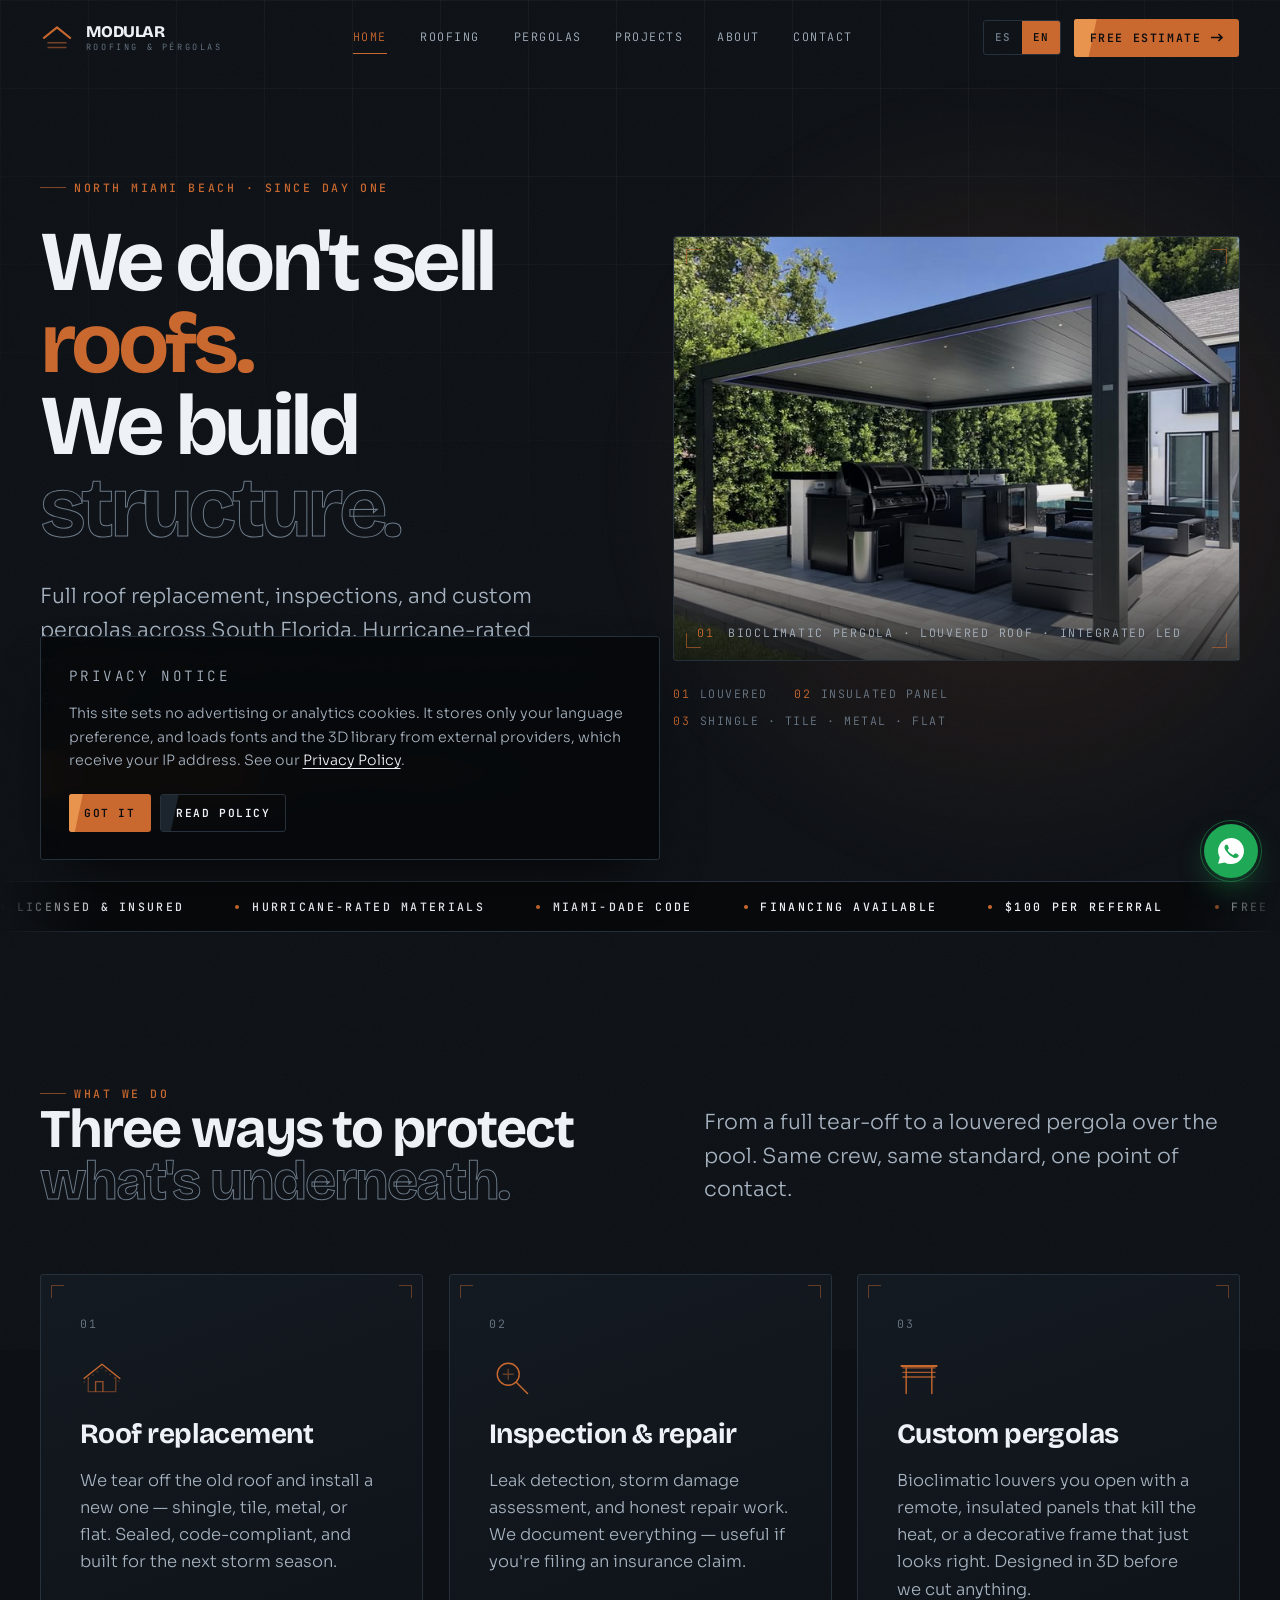
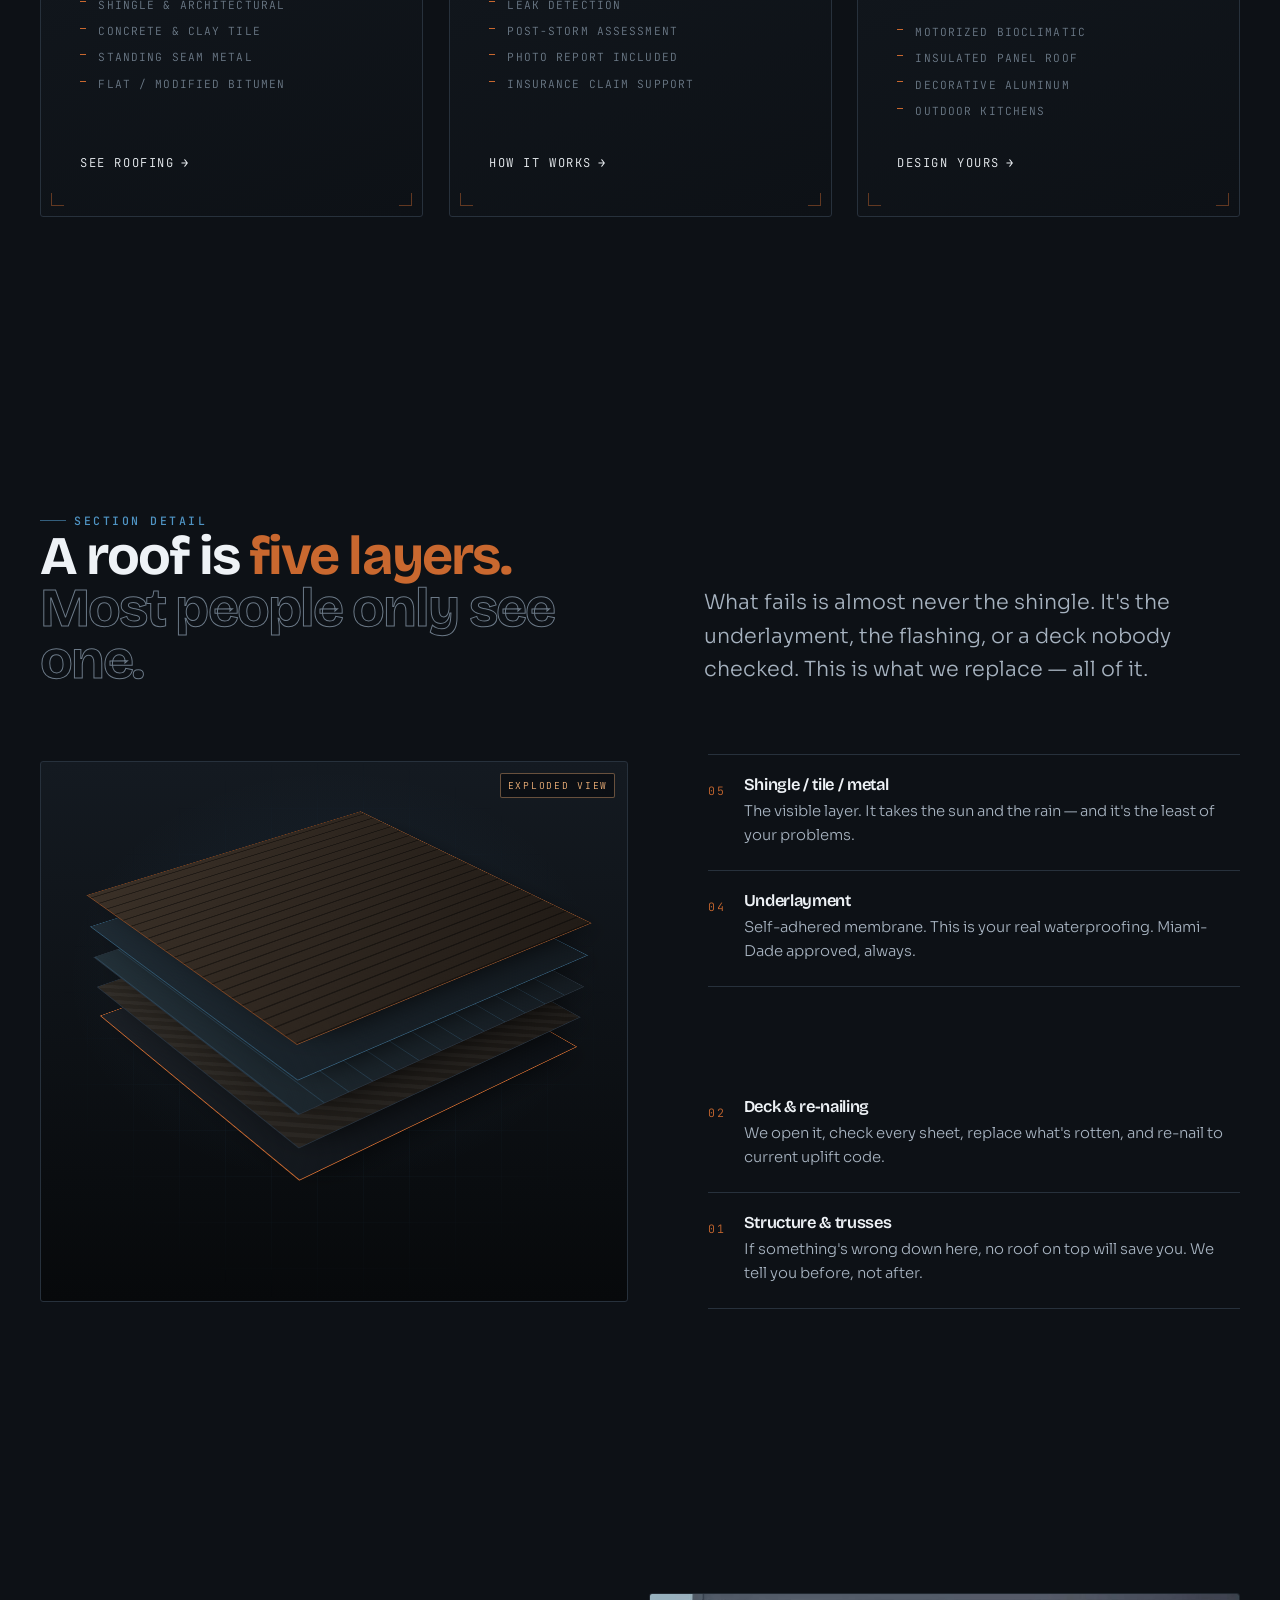
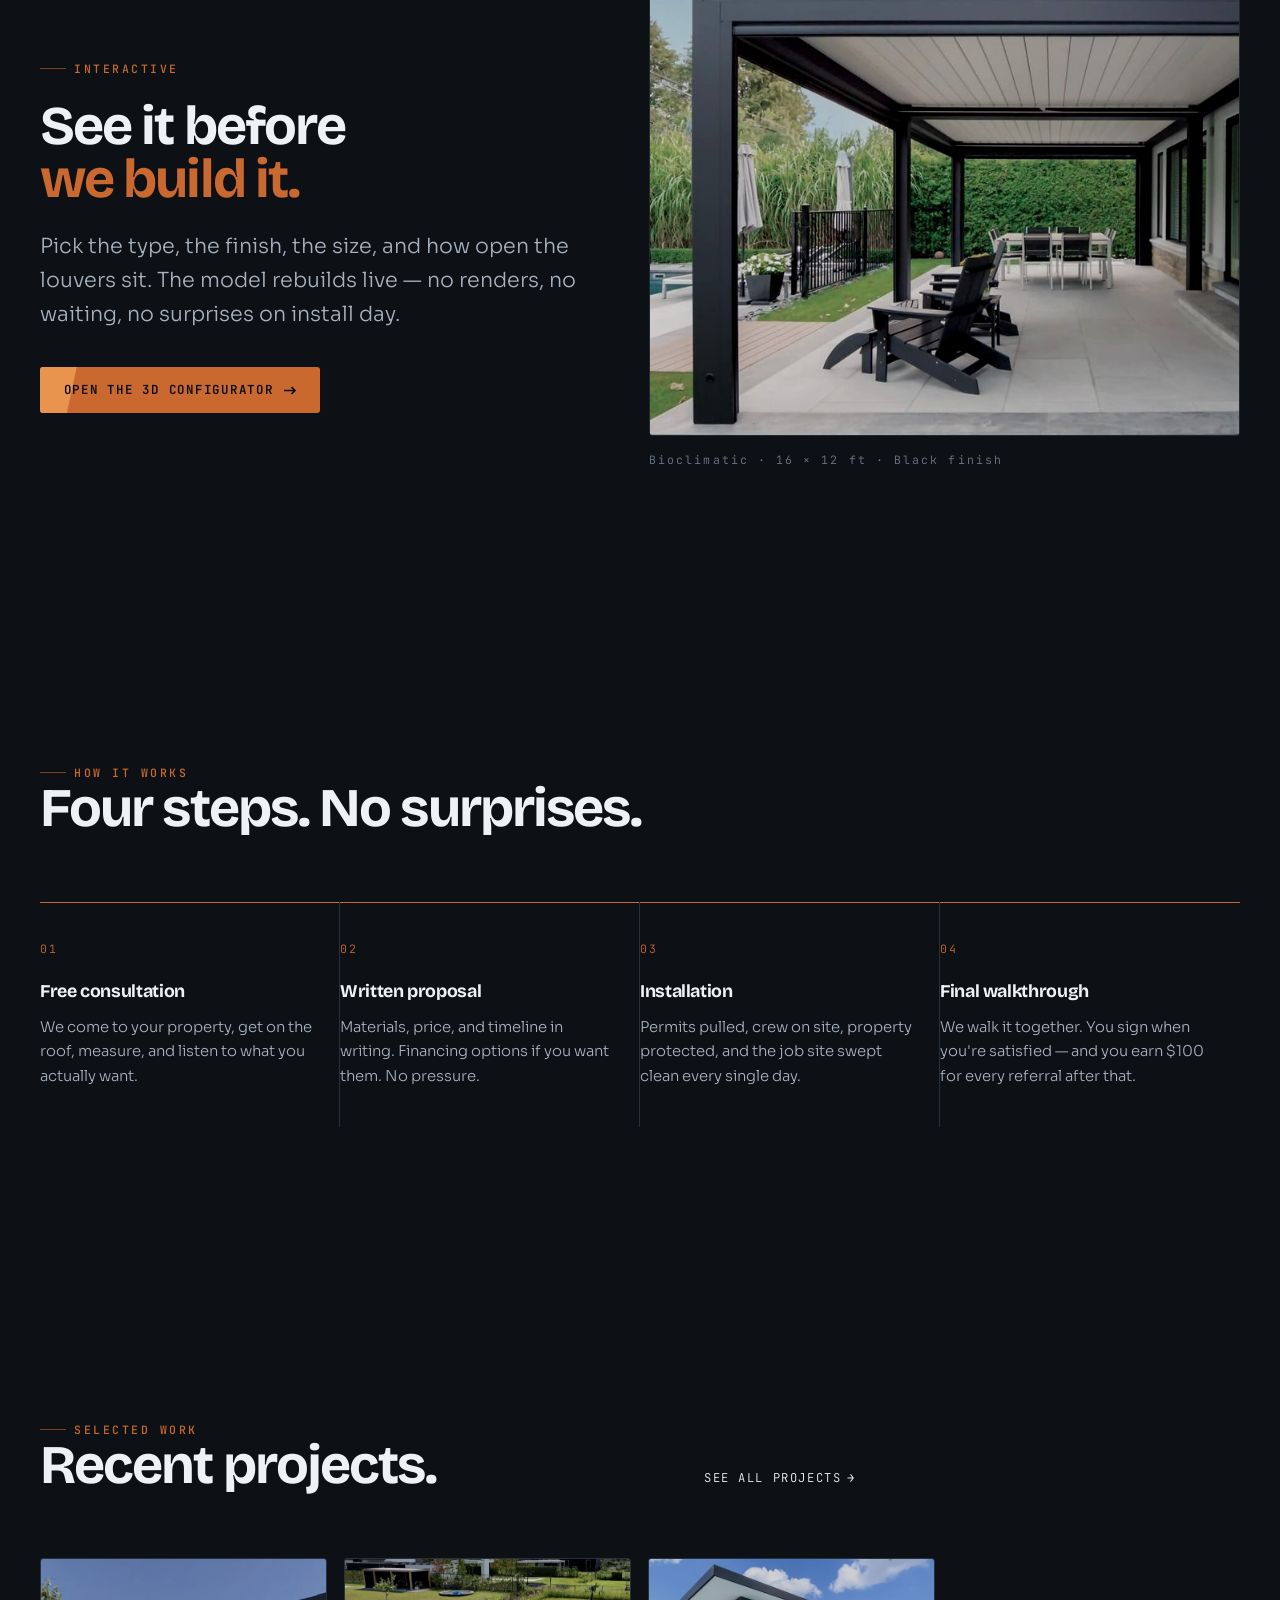
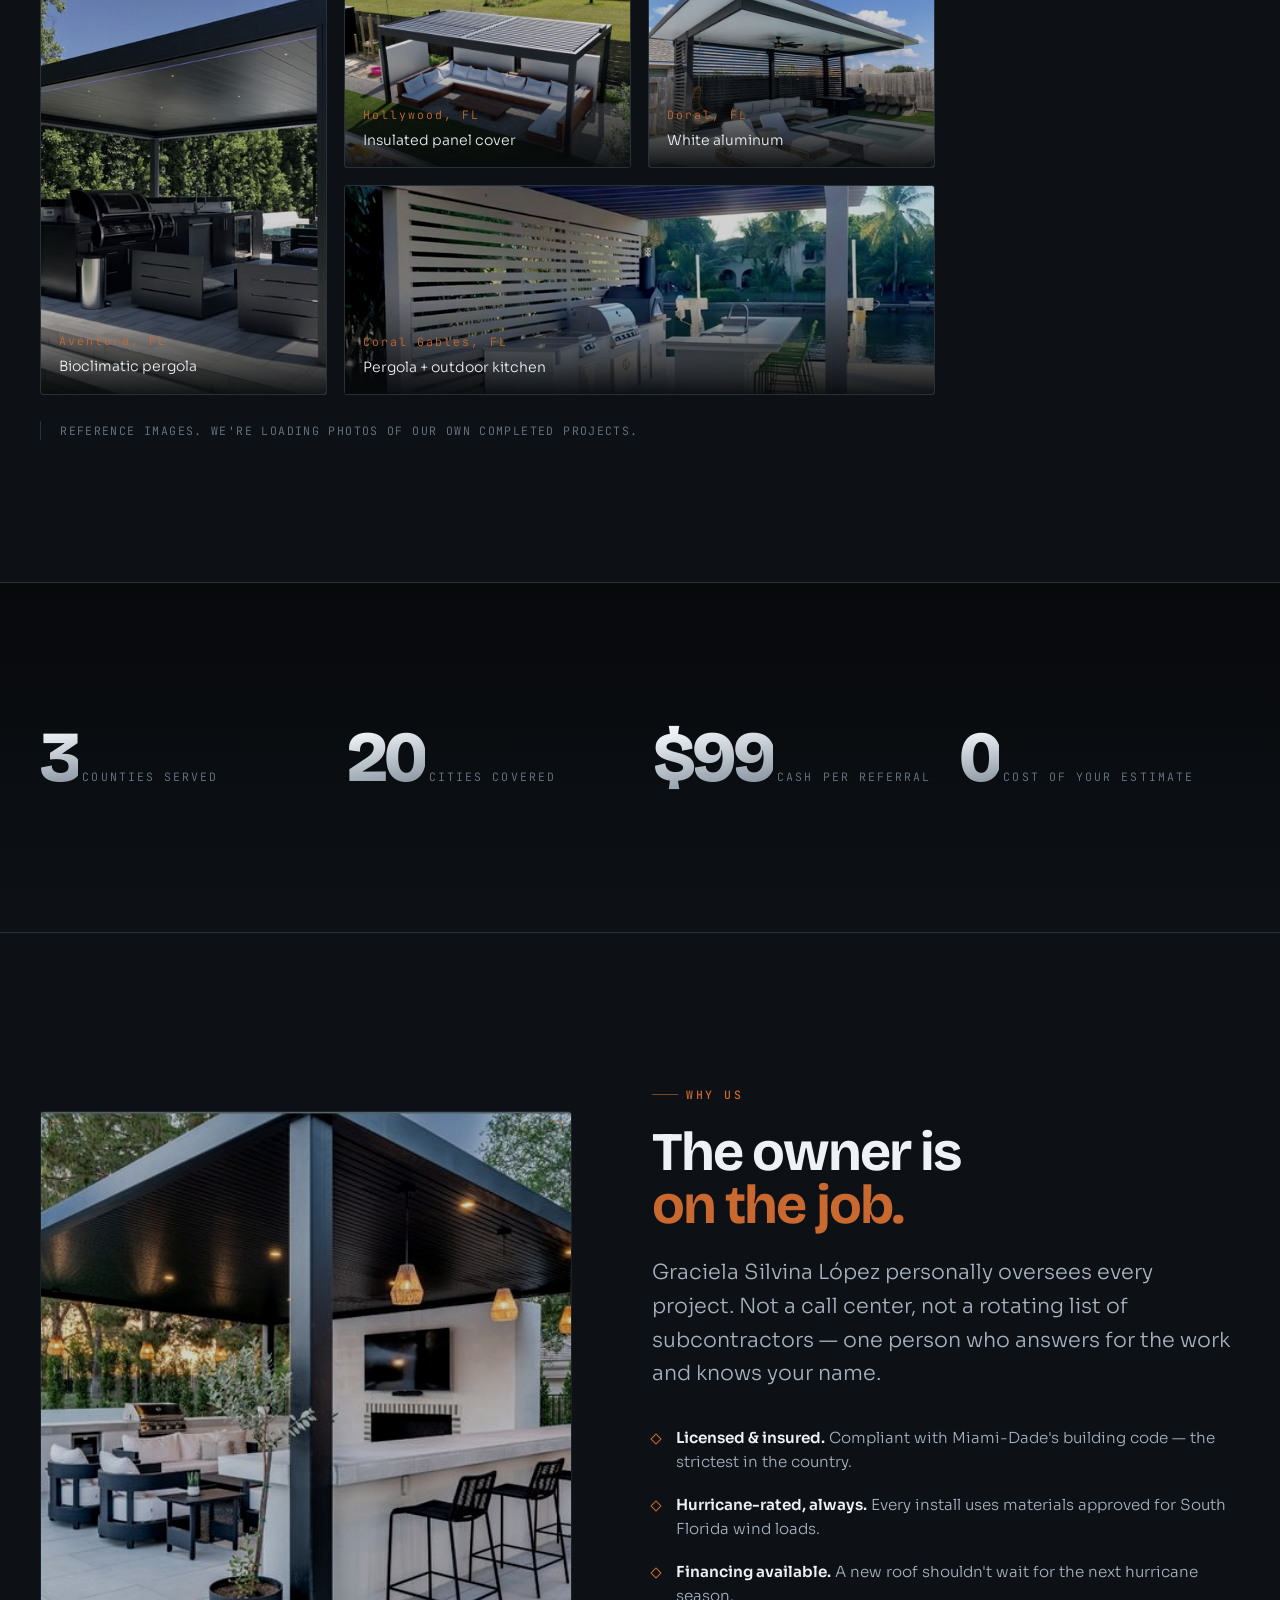
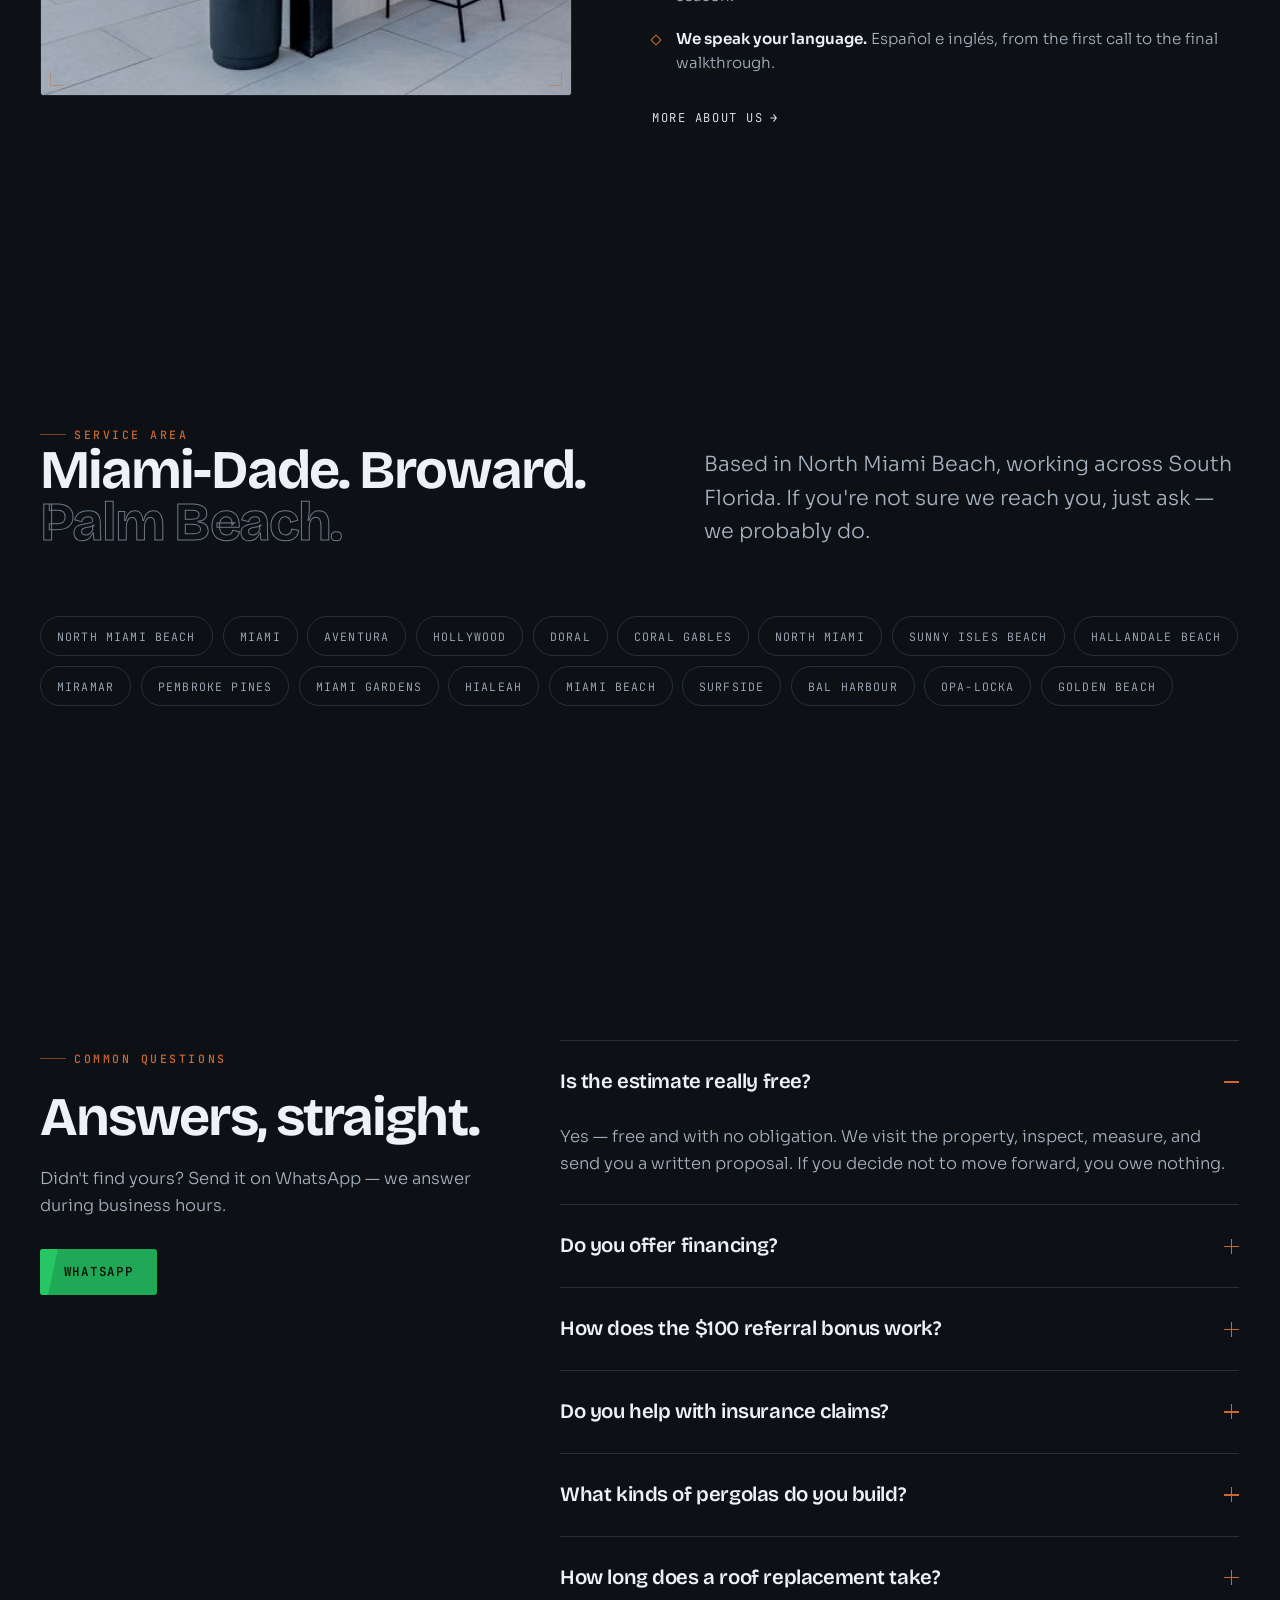
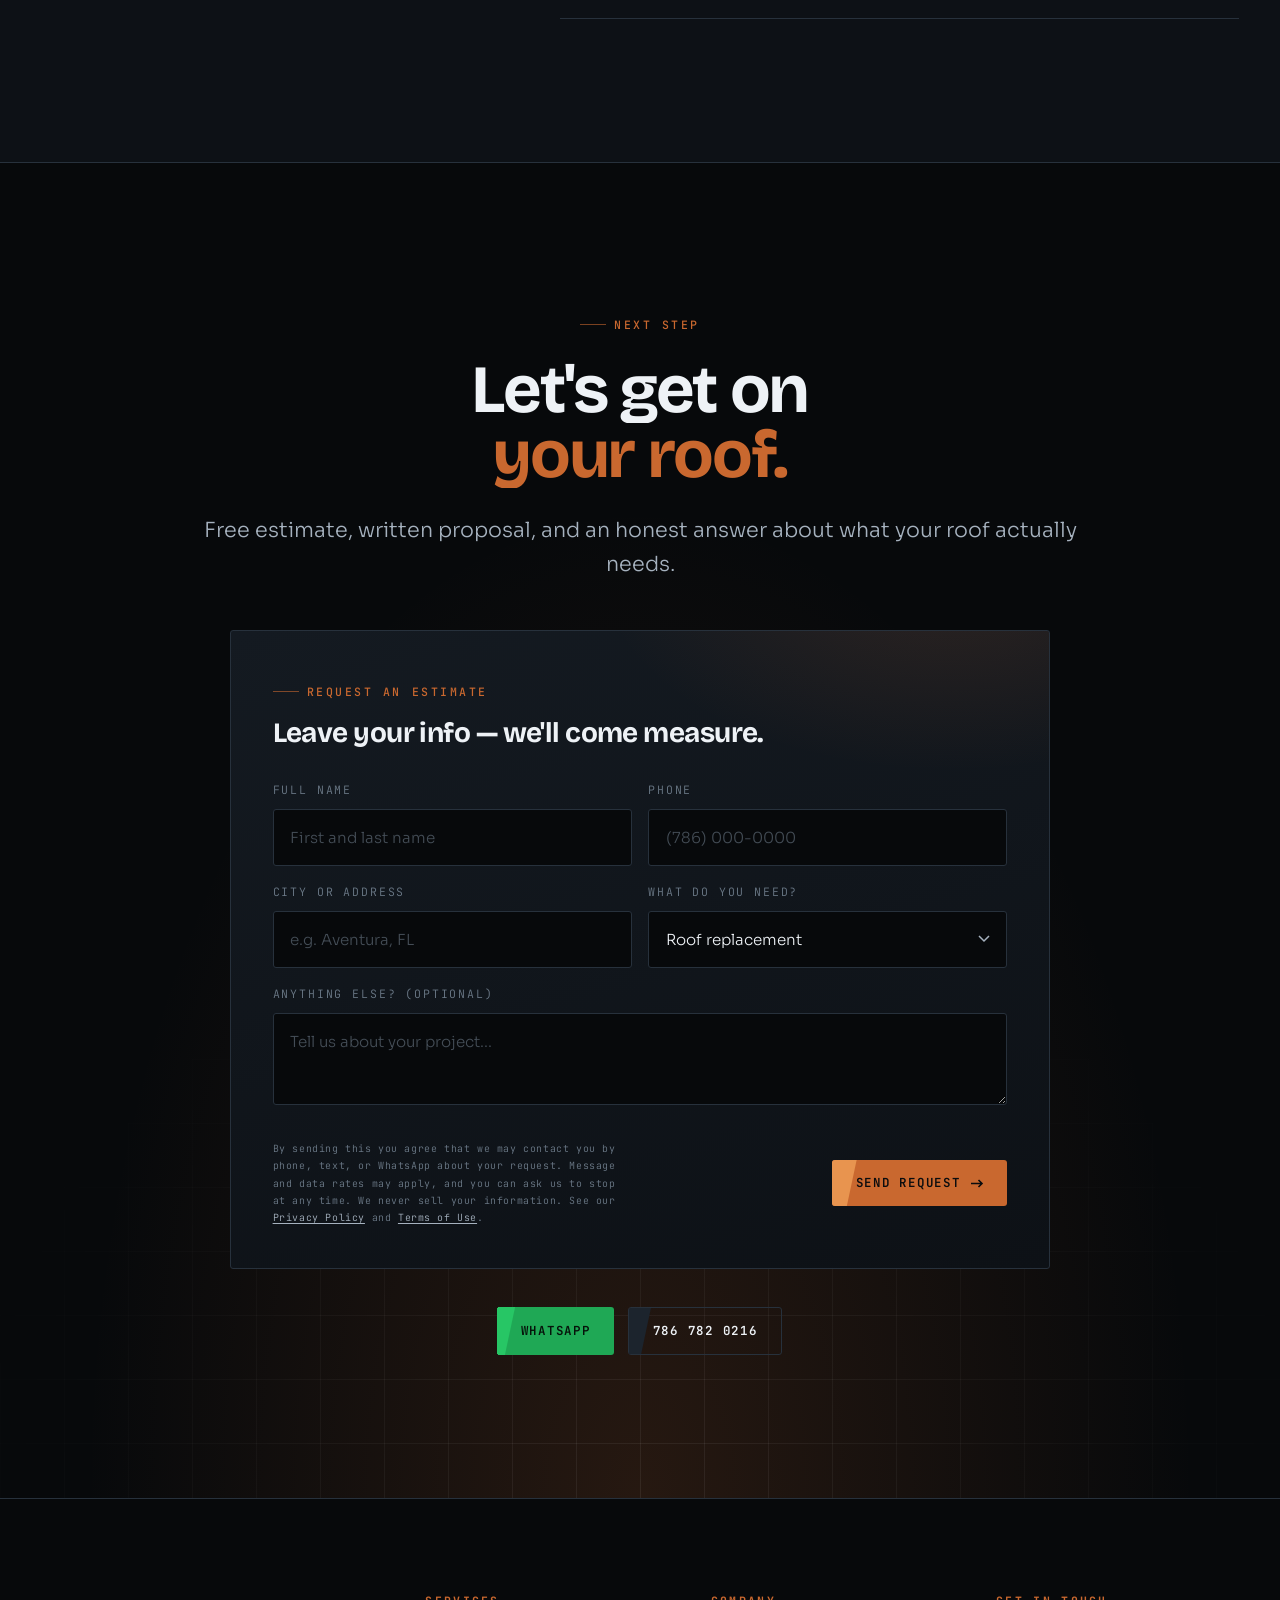
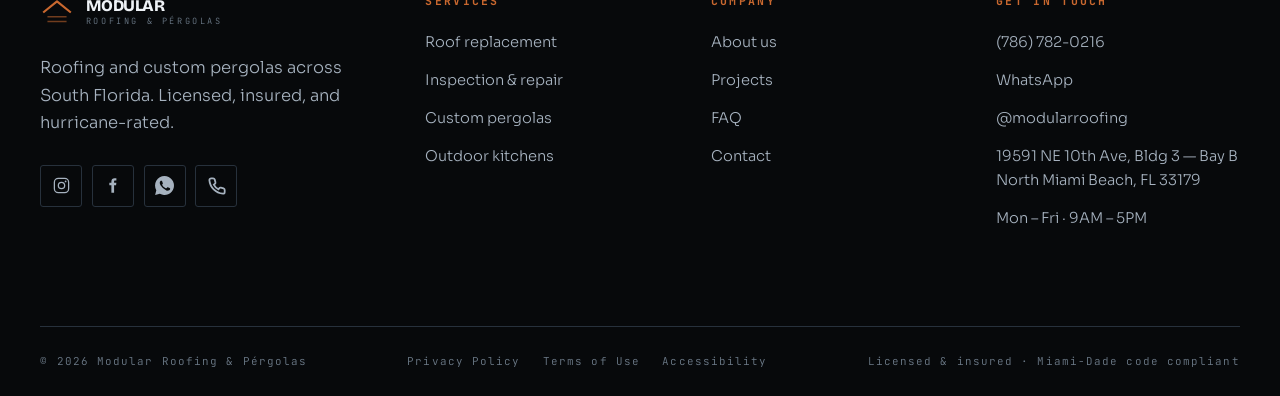
<file: index.html>
<!DOCTYPE html>
<html lang="es">
<head>
<meta charset="UTF-8">
<meta name="viewport" content="width=device-width, initial-scale=1, viewport-fit=cover">
<title>Modular Roofing y Pérgolas | Techos y Pérgolas en South Florida</title>
<meta name="description" content="Reemplazo de techos, inspecciones y pérgolas a medida en Miami-Dade, Broward y Palm Beach. Materiales resistentes a huracanes, financiamiento y estimados gratis.">
<meta name="theme-color" content="#0D1116">
<link rel="canonical" href="https://modular-roofing.com/">

<meta property="og:type" content="website">
<meta property="og:title" content="Modular Roofing y Pérgolas | Techos y Pérgolas en South Florida">
<meta property="og:description" content="Reemplazo de techos, inspecciones y pérgolas a medida en South Florida. Estimados gratis.">
<meta property="og:image" content="images/proj-pergola-bioclimatica.jpg">
<meta property="og:locale" content="es_US">
<meta property="og:locale:alternate" content="en_US">

<link rel="preconnect" href="https://fonts.googleapis.com">
<link rel="preconnect" href="https://fonts.gstatic.com" crossorigin>
<link href="https://fonts.googleapis.com/css2?family=Bricolage+Grotesque:opsz,wght@12..96,600;12..96,700;12..96,800&family=JetBrains+Mono:wght@400;500;600&family=Sora:wght@200;300;400;600&display=swap" rel="stylesheet">
<link rel="stylesheet" href="assets/site.css">
<link rel="stylesheet" href="assets/pages.css">
<link rel="icon" href="data:image/svg+xml,%3Csvg xmlns='http://www.w3.org/2000/svg' viewBox='0 0 32 32'%3E%3Crect width='32' height='32' fill='%230D1116'/%3E%3Cpath d='M4 17L16 7l12 10' stroke='%23C9682F' stroke-width='2.4' fill='none' stroke-linejoin='round'/%3E%3Cpath d='M8 20h16M8 24h16' stroke='%234F94C4' stroke-width='1.6'/%3E%3C/svg%3E">

<script type="importmap">
{ "imports": {
    "three": "https://unpkg.com/three@0.160.0/build/three.module.js",
    "three/addons/": "https://unpkg.com/three@0.160.0/examples/jsm/"
} }
</script>

<script type="application/ld+json">
{
  "@context": "https://schema.org",
  "@type": "RoofingContractor",
  "name": "Modular Roofing y Pérgolas",
  "description": "Reemplazo de techos, inspecciones, reparaciones y pérgolas a medida en el sur de la Florida.",
  "url": "https://modular-roofing.com/",
  "telephone": "+1-786-782-0216",
  "founder": { "@type": "Person", "name": "Graciela Silvina López" },
  "address": {
    "@type": "PostalAddress",
    "streetAddress": "19591 NE 10th Avenue, Building 3, Bay B",
    "addressLocality": "North Miami Beach",
    "addressRegion": "FL",
    "postalCode": "33179",
    "addressCountry": "US"
  },
  "openingHoursSpecification": [{
    "@type": "OpeningHoursSpecification",
    "dayOfWeek": ["Monday","Tuesday","Wednesday","Thursday","Friday"],
    "opens": "09:00", "closes": "17:00"
  }],
  "areaServed": [
    { "@type": "AdministrativeArea", "name": "Miami-Dade County" },
    { "@type": "AdministrativeArea", "name": "Broward County" },
    { "@type": "AdministrativeArea", "name": "Palm Beach County" }
  ],
  "makesOffer": [
    { "@type": "Offer", "itemOffered": { "@type": "Service", "name": "Reemplazo de techo" } },
    { "@type": "Offer", "itemOffered": { "@type": "Service", "name": "Inspección y reparación de techo" } },
    { "@type": "Offer", "itemOffered": { "@type": "Service", "name": "Pérgolas a medida" } }
  ],
  "sameAs": ["https://www.instagram.com/modularroofing/"]
}
</script>
</head>
<body>

<a class="skip" href="#main" data-en="Skip to content">Saltar al contenido</a>

<!-- Cortina de transición entre páginas -->
<div class="curtain" aria-hidden="true">
  <div class="curtain__p"></div><div class="curtain__p"></div><div class="curtain__p"></div>
  <div class="curtain__p"></div><div class="curtain__p"></div>
  <div class="curtain__mark">
    <svg viewBox="0 0 32 32" fill="none" stroke="currentColor" stroke-width="2"><path d="M4 17L16 7l12 10" stroke-linejoin="round"/></svg>
  </div>
</div>

<!-- ============================ HEADER ============================ -->
<header class="hdr">
  <div class="hdr__in">
    <a class="brand" href="index.html" aria-label="Modular Roofing y Pérgolas — inicio">
      <svg class="brand__glyph" viewBox="0 0 32 32" fill="none" stroke="currentColor" stroke-width="2" aria-hidden="true">
        <path d="M3 16.5L16 6l13 10.5" stroke-linejoin="round"/>
        <path d="M7 20.5h18M7 25h18" stroke-width="1.4" opacity=".55"/>
      </svg>
      <span class="brand__txt">
        <span class="brand__name">MODULAR</span>
        <span class="brand__sub">Roofing &amp; Pérgolas</span>
      </span>
    </a>

    <nav class="nav" aria-label="Principal">
      <a class="nav__a" href="index.html" aria-current="page" data-en="Home">Inicio</a>
      <a class="nav__a" href="techos.html" data-en="Roofing">Techos</a>
      <a class="nav__a" href="pergolas.html" data-en="Pergolas">Pérgolas</a>
      <a class="nav__a" href="proyectos.html" data-en="Projects">Proyectos</a>
      <a class="nav__a" href="nosotros.html" data-en="About">Nosotros</a>
      <a class="nav__a" href="contacto.html" data-en="Contact">Contacto</a>
    </nav>

    <div class="hdr__side">
      <div class="lang" role="group" aria-label="Idioma / Language">
        <button class="lang__b" data-lang="es" aria-pressed="true">ES</button>
        <button class="lang__b" data-lang="en" aria-pressed="false">EN</button>
      </div>
      <a class="btn" href="contacto.html">
        <span data-en="Free estimate">Estimado gratis</span>
        <svg class="btn__arrow" width="13" height="9" viewBox="0 0 13 9" fill="none" stroke="currentColor" stroke-width="1.6" aria-hidden="true"><path d="M0 4.5h11M7.5 1l3.5 3.5L7.5 8"/></svg>
      </a>
      <button class="burger" aria-expanded="false" aria-controls="sheet" aria-label="Menú" data-en-aria-label="Menu">
        <span></span><span></span><span></span>
      </button>
    </div>
  </div>
</header>

<!-- Menú móvil -->
<div class="sheet" id="sheet" data-open="false">
  <nav class="sheet__nav" aria-label="Móvil">
    <a class="sheet__a" href="index.html" aria-current="page"><span class="idx">01</span><span data-en="Home">Inicio</span></a>
    <a class="sheet__a" href="techos.html"><span class="idx">02</span><span data-en="Roofing">Techos</span></a>
    <a class="sheet__a" href="pergolas.html"><span class="idx">03</span><span data-en="Pergolas">Pérgolas</span></a>
    <a class="sheet__a" href="proyectos.html"><span class="idx">04</span><span data-en="Projects">Proyectos</span></a>
    <a class="sheet__a" href="nosotros.html"><span class="idx">05</span><span data-en="About">Nosotros</span></a>
    <a class="sheet__a" href="contacto.html"><span class="idx">06</span><span data-en="Contact">Contacto</span></a>
  </nav>
  <div class="sheet__foot">
    <a class="btn btn--wa" href="https://wa.me/17867820216" target="_blank" rel="noopener">WhatsApp</a>
    <a class="btn btn--ghost" href="tel:+17867820216">786 782 0216</a>
    <div class="social" style="width:100%; margin-top:.6rem">
      <a class="social__a" href="https://www.instagram.com/modularroofing/" target="_blank" rel="noopener" aria-label="Instagram">
        <svg viewBox="0 0 24 24" fill="none" stroke="currentColor" stroke-width="1.6" aria-hidden="true"><rect x="3" y="3" width="18" height="18" rx="5"/><circle cx="12" cy="12" r="4"/><circle cx="17.2" cy="6.8" r="1.1" fill="currentColor" stroke="none"/></svg>
      </a>
      <a class="social__a" href="https://www.facebook.com/1053084341213840" target="_blank" rel="noopener" aria-label="Facebook">
        <svg viewBox="0 0 24 24" fill="currentColor" aria-hidden="true"><path d="M14 8.5V6.9c0-.8.2-1.2 1.4-1.2h1.5V2.8c-.3 0-1.2-.1-2.3-.1-2.4 0-4 1.4-4 4.1v1.7H8v3.1h2.6V21H14v-9.4h2.5l.4-3.1H14z"/></svg>
      </a>
    </div>
  </div>
</div>

<main id="main">

  <!-- ============================ HÉROE ============================ -->
  <section class="hero">
    <div class="shell hero__in">

      <div class="hero__copy">
        <p class="tag" data-reveal data-en="North Miami Beach · Since day one">North Miami Beach · Desde el día uno</p>

        <h1 class="hero__h">
          <span class="rise" data-reveal style="--rv-d:60ms"><span data-en="We don't sell">No vendemos</span></span>
          <span class="rise" data-reveal style="--rv-d:150ms"><span class="mark" data-en="roofs.">techos.</span></span>
          <span class="rise" data-reveal style="--rv-d:240ms"><span data-en="We build">Construimos</span></span>
          <span class="rise" data-reveal style="--rv-d:330ms"><span class="outline" data-en="structure.">estructura.</span></span>
        </h1>

        <p class="lead" data-reveal style="--rv-d:420ms" data-en="Full roof replacement, inspections, and custom pergolas across South Florida. Hurricane-rated materials, Miami-Dade code, and an owner who walks every job.">
          Reemplazo completo de techos, inspecciones y pérgolas a medida en todo el sur de la Florida. Materiales resistentes a huracanes, código de Miami-Dade y una dueña que pisa cada obra.
        </p>

        <div class="hero__cta" data-reveal style="--rv-d:500ms">
          <a class="btn" href="contacto.html">
            <span data-en="Get your estimate">Pide tu estimado</span>
            <svg class="btn__arrow" width="13" height="9" viewBox="0 0 13 9" fill="none" stroke="currentColor" stroke-width="1.6" aria-hidden="true"><path d="M0 4.5h11M7.5 1l3.5 3.5L7.5 8"/></svg>
          </a>
          <a class="btn btn--ghost" href="pergolas.html" data-en="Design your pergola in 3D">Diseña tu pérgola en 3D</a>
        </div>
      </div>

      <!-- Imagen principal -->
      <div class="hero__stage" data-reveal="scale" style="--rv-d:250ms">
        <figure class="hero__shot">
          <div class="hero__shot-frame">
            <img src="images/proj-pergola-bioclimatica.jpg"
                 alt="Pérgola bioclimática de aluminio negro con lamas orientables, iluminación LED integrada y cocina exterior junto a la piscina"
                 data-en-alt="Black aluminum bioclimatic pergola with adjustable louvers, integrated LED lighting and an outdoor kitchen beside the pool"
                 width="1472" height="1104" fetchpriority="high" decoding="async">
            <span class="hero__shot-corner"></span><span class="hero__shot-corner"></span>
            <span class="hero__shot-corner"></span><span class="hero__shot-corner"></span>
          </div>
          <figcaption class="hero__shot-cap">
            <span class="idx">01</span>
            <span data-en="Bioclimatic pergola · Louvered roof · Integrated LED">Pérgola bioclimática · Techo de lamas · LED integrado</span>
          </figcaption>
        </figure>
        <ul class="hero__specs" role="list" data-stagger="70">
          <li data-reveal><span class="idx">01</span><span data-en="Louvered">Lamas orientables</span></li>
          <li data-reveal><span class="idx">02</span><span data-en="Insulated panel">Panel insulado</span></li>
          <li data-reveal><span class="idx">03</span><span data-en="Shingle · Tile · Metal · Flat">Shingle · Teja · Metal · Flat</span></li>
        </ul>
      </div>

    </div>

    <div class="hero__scroll" aria-hidden="true">
      <span data-en="Scroll">Desliza</span>
      <span class="hero__line"></span>
    </div>
  </section>

  <!-- ============================ CINTA ============================ -->
  <div class="ticker" aria-hidden="true">
    <div class="ticker__row">
      <span class="ticker__i"><i class="ticker__dot"></i><b data-en="Licensed &amp; insured">Licenciados y asegurados</b></span>
      <span class="ticker__i"><i class="ticker__dot"></i><b data-en="Hurricane-rated materials">Materiales anti-huracán</b></span>
      <span class="ticker__i"><i class="ticker__dot"></i><b data-en="Miami-Dade code">Código Miami-Dade</b></span>
      <span class="ticker__i"><i class="ticker__dot"></i><b data-en="Financing available">Financiamiento disponible</b></span>
      <span class="ticker__i"><i class="ticker__dot"></i><b data-en="$100 per referral">$100 por cada referido</b></span>
      <span class="ticker__i"><i class="ticker__dot"></i><b data-en="Free estimates">Estimados gratis</b></span>
      <span class="ticker__i"><i class="ticker__dot"></i><b data-en="Insurance claims">Reclamos de seguro</b></span>
    </div>
    <div class="ticker__row">
      <span class="ticker__i"><i class="ticker__dot"></i><b data-en="Licensed &amp; insured">Licenciados y asegurados</b></span>
      <span class="ticker__i"><i class="ticker__dot"></i><b data-en="Hurricane-rated materials">Materiales anti-huracán</b></span>
      <span class="ticker__i"><i class="ticker__dot"></i><b data-en="Miami-Dade code">Código Miami-Dade</b></span>
      <span class="ticker__i"><i class="ticker__dot"></i><b data-en="Financing available">Financiamiento disponible</b></span>
      <span class="ticker__i"><i class="ticker__dot"></i><b data-en="$100 per referral">$100 por cada referido</b></span>
      <span class="ticker__i"><i class="ticker__dot"></i><b data-en="Free estimates">Estimados gratis</b></span>
      <span class="ticker__i"><i class="ticker__dot"></i><b data-en="Insurance claims">Reclamos de seguro</b></span>
    </div>
  </div>

  <!-- ============================ SERVICIOS ============================ -->
  <section class="bay" id="servicios">
    <div class="shell">
      <div class="sec-head">
        <div>
          <p class="tag" data-reveal data-en="What we do">Lo que hacemos</p>
          <h2 class="sec-head__title" data-reveal style="--rv-d:80ms">
            <span data-en="Three ways to protect">Tres formas de proteger</span><br>
            <span class="outline" data-en="what's underneath.">lo que hay debajo.</span>
          </h2>
        </div>
        <p class="lead" data-reveal style="--rv-d:160ms" data-en="From a full tear-off to a louvered pergola over the pool. Same crew, same standard, one point of contact.">
          Desde un arranque completo de techo hasta una pérgola de lamas sobre la piscina. El mismo equipo, el mismo estándar, un solo punto de contacto.
        </p>
      </div>

      <div class="grid grid--3" data-stagger="110">
        <!-- 01 -->
        <article class="plate svc" data-reveal>
          <span class="plate__corner"></span><span class="plate__corner"></span><span class="plate__corner"></span><span class="plate__corner"></span>
          <span class="idx">01</span>
          <svg class="svc__ico" viewBox="0 0 48 48" fill="none" stroke="currentColor" stroke-width="1.5" aria-hidden="true">
            <path d="M4 26L24 10l20 16" stroke-linejoin="round"/>
            <path d="M9 24v16h30V24" opacity=".45"/>
            <path d="M17 40V29h8v11" opacity=".7"/>
            <path d="M4 26L24 10l20 16" stroke-dasharray="2 4" opacity=".3" transform="translate(0,4)"/>
          </svg>
          <h3 data-en="Roof replacement">Reemplazo de techo</h3>
          <p class="dim" data-en="We tear off the old roof and install a new one — shingle, tile, metal, or flat. Sealed, code-compliant, and built for the next storm season.">
            Retiramos el techo viejo e instalamos uno nuevo — shingle, teja, metal o flat. Sellado, en código y listo para la próxima temporada de huracanes.
          </p>
          <ul class="svc__l" role="list">
            <li data-en="Shingle &amp; architectural">Shingle y arquitectónico</li>
            <li data-en="Concrete &amp; clay tile">Teja de concreto y barro</li>
            <li data-en="Standing seam metal">Metal standing seam</li>
            <li data-en="Flat / modified bitumen">Flat / bitumen modificado</li>
          </ul>
          <a class="link" href="techos.html"><span data-en="See roofing">Ver techos</span> →</a>
        </article>

        <!-- 02 -->
        <article class="plate svc" data-reveal>
          <span class="plate__corner"></span><span class="plate__corner"></span><span class="plate__corner"></span><span class="plate__corner"></span>
          <span class="idx">02</span>
          <svg class="svc__ico" viewBox="0 0 48 48" fill="none" stroke="currentColor" stroke-width="1.5" aria-hidden="true">
            <circle cx="21" cy="21" r="12"/>
            <path d="M30 30l12 12" stroke-linecap="round"/>
            <path d="M15 21h12M21 15v12" opacity=".45"/>
          </svg>
          <h3 data-en="Inspection &amp; repair">Inspección y reparación</h3>
          <p class="dim" data-en="Leak detection, storm damage assessment, and honest repair work. We document everything — useful if you're filing an insurance claim.">
            Detección de filtraciones, evaluación de daños por tormenta y reparación honesta. Documentamos todo — te sirve si vas a poner un reclamo al seguro.
          </p>
          <ul class="svc__l" role="list">
            <li data-en="Leak detection">Detección de filtraciones</li>
            <li data-en="Post-storm assessment">Evaluación post-tormenta</li>
            <li data-en="Photo report included">Reporte con fotos incluido</li>
            <li data-en="Insurance claim support">Apoyo con reclamo de seguro</li>
          </ul>
          <a class="link" href="techos.html#inspeccion"><span data-en="How it works">Cómo funciona</span> →</a>
        </article>

        <!-- 03 -->
        <article class="plate svc" data-reveal>
          <span class="plate__corner"></span><span class="plate__corner"></span><span class="plate__corner"></span><span class="plate__corner"></span>
          <span class="idx">03</span>
          <svg class="svc__ico" viewBox="0 0 48 48" fill="none" stroke="currentColor" stroke-width="1.5" aria-hidden="true">
            <path d="M6 14h36M6 19h36M6 24h36" opacity=".8"/>
            <path d="M10 14v28M38 14v28" stroke-linecap="round"/>
            <path d="M4 12h40" stroke-width="2"/>
          </svg>
          <h3 data-en="Custom pergolas">Pérgolas a medida</h3>
          <p class="dim" data-en="Bioclimatic louvers you open with a remote, insulated panels that kill the heat, or a decorative frame that just looks right. Designed in 3D before we cut anything.">
            Lamas bioclimáticas que abres con control, panel insulado que mata el calor, o una estructura decorativa que simplemente se ve bien. Diseñada en 3D antes de cortar nada.
          </p>
          <ul class="svc__l" role="list">
            <li data-en="Motorized bioclimatic">Bioclimática motorizada</li>
            <li data-en="Insulated panel roof">Techo de panel insulado</li>
            <li data-en="Decorative aluminum">Aluminio decorativo</li>
            <li data-en="Outdoor kitchens">Cocinas exteriores</li>
          </ul>
          <a class="link" href="pergolas.html"><span data-en="Design yours">Diseña la tuya</span> →</a>
        </article>
      </div>
    </div>
  </section>

  <!-- ============================ CAPAS DEL TECHO (3D en CSS) ============================ -->
  <section class="bay layers" id="capas">
    <div class="shell">
      <div class="sec-head">
        <div>
          <p class="tag tag--draft" data-reveal data-en="Section detail">Detalle constructivo</p>
          <h2 class="sec-head__title" data-reveal style="--rv-d:80ms">
            <span data-en="A roof is">Un techo son</span> <span class="mark" data-en="five layers.">cinco capas.</span><br>
            <span class="outline" data-en="Most people only see one.">La mayoría solo ve una.</span>
          </h2>
        </div>
        <p class="lead" data-reveal style="--rv-d:160ms" data-en="What fails is almost never the shingle. It's the underlayment, the flashing, or a deck nobody checked. This is what we replace — all of it.">
          Lo que falla casi nunca es la teja. Es el underlayment, el flashing, o un deck que nadie revisó. Esto es lo que reemplazamos — todo.
        </p>
      </div>

      <div class="layers__grid">
        <!-- Diagrama explotado -->
        <div class="xplode" data-reveal="scale" data-xplode>
          <div class="xplode__stage">
            <div class="xplode__l" style="--i:4"><span class="xplode__face"></span></div>
            <div class="xplode__l" style="--i:3"><span class="xplode__face"></span></div>
            <div class="xplode__l" style="--i:2"><span class="xplode__face"></span></div>
            <div class="xplode__l" style="--i:1"><span class="xplode__face"></span></div>
            <div class="xplode__l" style="--i:0"><span class="xplode__face"></span></div>
          </div>
          <span class="canvas-wrap__badge" data-en="Exploded view">Vista explotada</span>
        </div>

        <!-- Leyenda -->
        <ol class="layers__list" data-stagger="90">
          <li data-reveal><span class="idx">05</span>
            <div><h4 data-en="Shingle / tile / metal">Shingle / teja / metal</h4>
            <p class="dim" data-en="The visible layer. It takes the sun and the rain — and it's the least of your problems.">La capa visible. Recibe el sol y la lluvia — y es lo menos grave.</p></div>
          </li>
          <li data-reveal><span class="idx">04</span>
            <div><h4 data-en="Underlayment">Underlayment</h4>
            <p class="dim" data-en="Self-adhered membrane. This is your real waterproofing. Miami-Dade approved, always.">Membrana autoadherida. Esta es tu impermeabilización real. Aprobada por Miami-Dade, siempre.</p></div>
          </li>
          <li data-reveal><span class="idx">03</span>
            <div><h4 data-en="Flashing &amp; edge metal">Flashing y metal de borde</h4>
            <p class="dim" data-en="Valleys, chimneys, skylights. Nine out of ten leaks start right here.">Valles, chimeneas, claraboyas. Nueve de cada diez filtraciones empiezan justo aquí.</p></div>
          </li>
          <li data-reveal><span class="idx">02</span>
            <div><h4 data-en="Deck &amp; re-nailing">Deck y re-clavado</h4>
            <p class="dim" data-en="We open it, check every sheet, replace what's rotten, and re-nail to current uplift code.">Lo abrimos, revisamos cada lámina, cambiamos lo podrido y re-clavamos al código de uplift vigente.</p></div>
          </li>
          <li data-reveal><span class="idx">01</span>
            <div><h4 data-en="Structure &amp; trusses">Estructura y trusses</h4>
            <p class="dim" data-en="If something's wrong down here, no roof on top will save you. We tell you before, not after.">Si aquí abajo hay algo mal, ningún techo arriba te salva. Te lo decimos antes, no después.</p></div>
          </li>
        </ol>
      </div>
    </div>
  </section>

  <!-- ============================ CONFIGURADOR (teaser) ============================ -->
  <section class="bay cfg-teaser">
    <div class="shell cfg-teaser__in">
      <div data-reveal="left">
        <p class="tag" data-en="Interactive">Interactivo</p>
        <h2 style="margin-top:1.4rem">
          <span data-en="See it before">Míralas antes</span><br>
          <span class="mark" data-en="we build it.">de construirla.</span>
        </h2>
        <p class="lead" style="margin-top:1.6rem" data-en="Pick the type, the finish, the size, and how open the louvers sit. The model rebuilds live — no renders, no waiting, no surprises on install day.">
          Elige el tipo, el acabado, el tamaño y qué tan abiertas quedan las lamas. El modelo se reconstruye en vivo — sin renders, sin esperas y sin sorpresas el día de la instalación.
        </p>
        <div class="hero__cta" style="margin-top:2.2rem">
          <a class="btn" href="pergolas.html">
            <span data-en="Open the 3D configurator">Abre el configurador 3D</span>
            <svg class="btn__arrow" width="13" height="9" viewBox="0 0 13 9" fill="none" stroke="currentColor" stroke-width="1.6" aria-hidden="true"><path d="M0 4.5h11M7.5 1l3.5 3.5L7.5 8"/></svg>
          </a>
        </div>
      </div>
      <figure class="cfg-teaser__img" data-reveal="scale">
        <img src="images/proj-pergola-louvers.jpg" alt="Pérgola de lamas orientables" data-en-alt="Louvered pergola" loading="lazy">
        <figcaption class="idx" data-en="Bioclimatic · 16 × 12 ft · Black finish">Bioclimática · 16 × 12 ft · Acabado negro</figcaption>
      </figure>
    </div>
  </section>

  <!-- ============================ PROCESO ============================ -->
  <section class="bay" id="proceso">
    <div class="shell">
      <div class="sec-head">
        <div>
          <p class="tag" data-reveal data-en="How it works">Cómo funciona</p>
          <h2 class="sec-head__title" data-reveal style="--rv-d:80ms" data-en="Four steps. No surprises.">Cuatro pasos. Sin sorpresas.</h2>
        </div>
      </div>
      <ol class="steps" data-stagger="100">
        <li class="step" data-reveal>
          <span class="step__n">01</span>
          <h3 data-en="Free consultation">Consulta gratis</h3>
          <p class="dim" data-en="We come to your property, get on the roof, measure, and listen to what you actually want.">Vamos a tu propiedad, nos subimos al techo, medimos y escuchamos lo que realmente quieres.</p>
        </li>
        <li class="step" data-reveal>
          <span class="step__n">02</span>
          <h3 data-en="Written proposal">Propuesta escrita</h3>
          <p class="dim" data-en="Materials, price, and timeline in writing. Financing options if you want them. No pressure.">Materiales, precio y tiempos por escrito. Opciones de financiamiento si las quieres. Sin presión.</p>
        </li>
        <li class="step" data-reveal>
          <span class="step__n">03</span>
          <h3 data-en="Installation">Instalación</h3>
          <p class="dim" data-en="Permits pulled, crew on site, property protected, and the job site swept clean every single day.">Permisos sacados, cuadrilla en sitio, propiedad protegida y la obra barrida limpia todos los días.</p>
        </li>
        <li class="step" data-reveal>
          <span class="step__n">04</span>
          <h3 data-en="Final walkthrough">Recorrido final</h3>
          <p class="dim" data-en="We walk it together. You sign when you're satisfied — and you earn $100 for every referral after that.">Lo recorremos juntos. Firmas cuando estás conforme — y ganas $100 por cada referido de ahí en adelante.</p>
        </li>
      </ol>
    </div>
  </section>

  <!-- ============================ PROYECTOS ============================ -->
  <section class="bay">
    <div class="shell">
      <div class="sec-head">
        <div>
          <p class="tag" data-reveal data-en="Selected work">Trabajo seleccionado</p>
          <h2 class="sec-head__title" data-reveal style="--rv-d:80ms" data-en="Recent projects.">Proyectos recientes.</h2>
        </div>
        <div data-reveal style="--rv-d:160ms">
          <a class="link" href="proyectos.html"><span data-en="See all projects">Ver todos los proyectos</span> →</a>
        </div>
      </div>

      <div class="mosaic" data-stagger="90">
        <figure class="mosaic__i mosaic__i--tall" data-reveal>
          <img src="images/proj-pergola-bioclimatica.jpg" alt="Pérgola bioclimática de aluminio con lamas" data-en-alt="Aluminum bioclimatic pergola with louvers" loading="lazy">
          <figcaption><span class="idx">Aventura, FL</span><span data-en="Bioclimatic pergola">Pérgola bioclimática</span></figcaption>
        </figure>
        <figure class="mosaic__i" data-reveal>
          <img src="images/proj-techo-cubierta.jpg" alt="Cubierta de aluminio sobre patio" data-en-alt="Aluminum cover over patio" loading="lazy">
          <figcaption><span class="idx">Hollywood, FL</span><span data-en="Insulated panel cover">Cubierta panel insulado</span></figcaption>
        </figure>
        <figure class="mosaic__i" data-reveal>
          <img src="images/proj-patio-blanco.jpg" alt="Pérgola blanca sobre terraza" data-en-alt="White pergola over terrace" loading="lazy">
          <figcaption><span class="idx">Doral, FL</span><span data-en="White aluminum">Aluminio blanco</span></figcaption>
        </figure>
        <figure class="mosaic__i mosaic__i--wide" data-reveal>
          <img src="images/proj-lounge-noche.jpg" alt="Área exterior iluminada bajo pérgola" data-en-alt="Lit outdoor lounge under pergola" loading="lazy">
          <figcaption><span class="idx">Coral Gables, FL</span><span data-en="Pergola + outdoor kitchen">Pérgola + cocina exterior</span></figcaption>
        </figure>
      </div>
      <p class="note" data-reveal data-en="Reference images. We're loading photos of our own completed projects.">
        Imágenes de referencia. Estamos cargando fotos de nuestros propios proyectos terminados.
      </p>
    </div>
  </section>

  <!-- ============================ CIFRAS ============================ -->
  <section class="bay stats-bay">
    <div class="shell">
      <div class="grid grid--4" data-stagger="100">
        <div class="stat" data-reveal>
          <span class="stat__n"><span data-count="3">0</span></span>
          <span class="stat__l" data-en="Counties served">Condados atendidos</span>
        </div>
        <div class="stat" data-reveal>
          <span class="stat__n"><span data-count="20">0</span></span>
          <span class="stat__l" data-en="Cities covered">Ciudades cubiertas</span>
        </div>
        <div class="stat" data-reveal>
          <span class="stat__n">$<span data-count="100">0</span></span>
          <span class="stat__l" data-en="Cash per referral">En efectivo por referido</span>
        </div>
        <div class="stat" data-reveal>
          <span class="stat__n"><span data-count="0">0</span></span>
          <span class="stat__l" data-en="Cost of your estimate">Costo de tu estimado</span>
        </div>
      </div>
    </div>
  </section>

  <!-- ============================ POR QUÉ / DUEÑA ============================ -->
  <section class="bay why">
    <div class="shell why__in">
      <figure class="why__img" data-reveal="left">
        <img src="images/equipo-1.jpg" alt="Equipo de instalación en obra" data-en-alt="Installation crew on site" loading="lazy">
        <span class="plate__corner"></span><span class="plate__corner"></span><span class="plate__corner"></span><span class="plate__corner"></span>
      </figure>
      <div data-reveal>
        <p class="tag" data-en="Why us">Por qué nosotros</p>
        <h2 style="margin-top:1.4rem">
          <span data-en="The owner is">La dueña está</span><br>
          <span class="mark" data-en="on the job.">en la obra.</span>
        </h2>
        <p class="lead" style="margin-top:1.6rem" data-en="Graciela Silvina López personally oversees every project. Not a call center, not a rotating list of subcontractors — one person who answers for the work and knows your name.">
          Graciela Silvina López supervisa personalmente cada proyecto. No es un call center ni una lista rotativa de subcontratistas — es una persona que responde por el trabajo y se sabe tu nombre.
        </p>
        <ul class="why__l" role="list" data-stagger="80">
          <li data-reveal><b data-en="Licensed &amp; insured.">Licenciados y asegurados.</b> <span class="dim" data-en="Compliant with Miami-Dade's building code — the strictest in the country.">En cumplimiento con el código de Miami-Dade — el más estricto del país.</span></li>
          <li data-reveal><b data-en="Hurricane-rated, always.">Anti-huracán, siempre.</b> <span class="dim" data-en="Every install uses materials approved for South Florida wind loads.">Cada instalación usa materiales aprobados para las cargas de viento del sur de la Florida.</span></li>
          <li data-reveal><b data-en="Financing available.">Financiamiento disponible.</b> <span class="dim" data-en="A new roof shouldn't wait for the next hurricane season.">Un techo nuevo no debería esperar a la próxima temporada de huracanes.</span></li>
          <li data-reveal><b data-en="We speak your language.">Hablamos tu idioma.</b> <span class="dim" data-en="Español e inglés, from the first call to the final walkthrough.">Español e inglés, desde la primera llamada hasta el recorrido final.</span></li>
        </ul>
        <a class="link" href="nosotros.html" style="margin-top:2rem"><span data-en="More about us">Más sobre nosotros</span> →</a>
      </div>
    </div>
  </section>

  <!-- ============================ ZONA ============================ -->
  <section class="bay area">
    <div class="shell">
      <div class="sec-head">
        <div>
          <p class="tag" data-reveal data-en="Service area">Zona de servicio</p>
          <h2 class="sec-head__title" data-reveal style="--rv-d:80ms">
            <span data-en="Miami-Dade. Broward.">Miami-Dade. Broward.</span><br>
            <span class="outline">Palm Beach.</span>
          </h2>
        </div>
        <p class="lead" data-reveal style="--rv-d:160ms" data-en="Based in North Miami Beach, working across South Florida. If you're not sure we reach you, just ask — we probably do.">
          Con base en North Miami Beach, trabajando en todo el sur de la Florida. Si no estás seguro de que llegamos, pregunta — lo más probable es que sí.
        </p>
      </div>
      <ul class="chips" role="list" data-stagger="26">
        <li data-reveal>North Miami Beach</li><li data-reveal>Miami</li><li data-reveal>Aventura</li>
        <li data-reveal>Hollywood</li><li data-reveal>Doral</li><li data-reveal>Coral Gables</li>
        <li data-reveal>North Miami</li><li data-reveal>Sunny Isles Beach</li><li data-reveal>Hallandale Beach</li>
        <li data-reveal>Miramar</li><li data-reveal>Pembroke Pines</li><li data-reveal>Miami Gardens</li>
        <li data-reveal>Hialeah</li><li data-reveal>Miami Beach</li><li data-reveal>Surfside</li>
        <li data-reveal>Bal Harbour</li><li data-reveal>Opa-locka</li><li data-reveal>Golden Beach</li>
        <li data-reveal>Homestead</li><li data-reveal>West Palm Beach</li>
      </ul>
    </div>
  </section>

  <!-- ============================ FAQ ============================ -->
  <section class="bay" id="faq">
    <div class="shell faq__in">
      <div class="faq__head">
        <p class="tag" data-reveal data-en="Common questions">Preguntas frecuentes</p>
        <h2 data-reveal style="--rv-d:80ms; margin-top:1.4rem" data-en="Answers, straight.">Respuestas, directas.</h2>
        <p class="dim" data-reveal style="--rv-d:140ms; margin-top:1.4rem" data-en="Didn't find yours? Send it on WhatsApp — we answer during business hours.">
          ¿No está la tuya? Mándala por WhatsApp — respondemos en horario de oficina.
        </p>
        <a class="btn btn--wa" href="https://wa.me/17867820216" target="_blank" rel="noopener" style="margin-top:1.8rem" data-reveal>WhatsApp</a>
      </div>

      <div class="acc" data-reveal>
        <div class="acc__i" data-open="true">
          <button class="acc__b" aria-expanded="true"><span data-en="Is the estimate really free?">¿El estimado es realmente gratis?</span><span class="acc__sign"></span></button>
          <div class="acc__p"><div class="acc__c"><div data-en="Yes — free and with no obligation. We visit the property, inspect, measure, and send you a written proposal. If you decide not to move forward, you owe nothing.">
            Sí — gratis y sin compromiso. Visitamos la propiedad, inspeccionamos, medimos y te enviamos una propuesta escrita. Si decides no seguir, no debes nada.
          </div></div></div>
        </div>
        <div class="acc__i" data-open="false">
          <button class="acc__b" aria-expanded="false"><span data-en="Do you offer financing?">¿Tienen financiamiento?</span><span class="acc__sign"></span></button>
          <div class="acc__p"><div class="acc__c"><div data-en="We do. There are flexible options for both roofing and pergola projects. Ask us during the estimate and we'll walk you through what fits.">
            Sí. Hay opciones flexibles tanto para proyectos de techo como de pérgolas. Pregúntanos durante el estimado y te explicamos cuál te conviene.
          </div></div></div>
        </div>
        <div class="acc__i" data-open="false">
          <button class="acc__b" aria-expanded="false"><span data-en="How does the $100 referral bonus work?">¿Cómo funciona el bono de $100 por referido?</span><span class="acc__sign"></span></button>
          <div class="acc__p"><div class="acc__c"><div data-en="Refer someone who ends up getting a roof done with us, and you get $100 cash. No limit on how many times. Just make sure they mention your name.">
            Refieres a alguien que termine haciéndose el techo con nosotros y recibes $100 en efectivo. Sin límite de veces. Solo asegúrate de que mencione tu nombre.
          </div></div></div>
        </div>
        <div class="acc__i" data-open="false">
          <button class="acc__b" aria-expanded="false"><span data-en="Do you help with insurance claims?">¿Ayudan con reclamos de seguro?</span><span class="acc__sign"></span></button>
          <div class="acc__p"><div class="acc__c"><div data-en="Yes. We inspect, document the damage with photos, and give you a report you can present to your adjuster. We're contractors, not public adjusters — but our documentation does a lot of the work.">
            Sí. Inspeccionamos, documentamos el daño con fotos y te damos un reporte que puedes presentar a tu ajustador. Somos contratistas, no public adjusters — pero nuestra documentación adelanta mucho.
          </div></div></div>
        </div>
        <div class="acc__i" data-open="false">
          <button class="acc__b" aria-expanded="false"><span data-en="What kinds of pergolas do you build?">¿Qué tipos de pérgolas construyen?</span><span class="acc__sign"></span></button>
          <div class="acc__p"><div class="acc__c"><div data-en="Three families: bioclimatic with adjustable louvers, insulated panel roofs that block the heat, and decorative aluminum frames. All custom-sized. Use the 3D configurator to see them.">
            Tres familias: bioclimática con lamas orientables, techo de panel insulado que bloquea el calor, y estructuras decorativas de aluminio. Todas a medida. Usa el configurador 3D para verlas.
          </div></div></div>
        </div>
        <div class="acc__i" data-open="false">
          <button class="acc__b" aria-expanded="false"><span data-en="How long does a roof replacement take?">¿Cuánto tarda un reemplazo de techo?</span><span class="acc__sign"></span></button>
          <div class="acc__p"><div class="acc__c"><div data-en="A typical residential roof runs a few days on site once permits are approved. Permitting timelines vary by city — we tell you the realistic date, not the one you want to hear.">
            Un techo residencial típico toma unos pocos días en sitio una vez aprobados los permisos. Los tiempos de permiso varían por ciudad — te damos la fecha realista, no la que quieres oír.
          </div></div></div>
        </div>
      </div>
    </div>
  </section>

  <!-- ============================ CTA FINAL + TARJETA DE ESTIMADO ============================ -->
  <section class="cta">
    <div class="shell cta__in">
      <p class="tag" style="justify-content:center" data-reveal data-en="Next step">Siguiente paso</p>
      <h2 class="cta__h" data-reveal style="--rv-d:80ms">
        <span class="rise"><span data-en="Let's get on">Subamos a</span></span>
        <span class="rise"><span class="mark" data-en="your roof.">tu techo.</span></span>
      </h2>
      <p class="lead" data-reveal style="--rv-d:180ms; margin-inline:auto" data-en="Free estimate, written proposal, and an honest answer about what your roof actually needs.">
        Estimado gratis, propuesta por escrito y una respuesta honesta sobre lo que tu techo realmente necesita.
      </p>

      <!-- Tarjeta de solicitud rápida -->
      <div class="quote-card" data-reveal style="--rv-d:240ms; max-width:820px; margin:3rem auto 0; text-align:left">
        <div class="quote-card__in">
          <p class="tag" data-en="Request an estimate">Solicita tu estimado</p>
          <h3 style="margin-top:1.1rem; font-size:clamp(1.3rem,1rem+1.4vw,1.9rem)" data-en="Leave your info — we'll come measure.">Déjanos tus datos — vamos a medir.</h3>

          <form data-wa-form novalidate>
            <div class="quote-card__grid">
              <label class="field">
                <span class="field__l" data-en="Full name">Nombre completo</span>
                <input class="field__i" type="text" name="nombre" required autocomplete="name"
                       placeholder="Nombre y apellido" data-en-placeholder="First and last name" data-wa-label="Nombre">
              </label>
              <label class="field">
                <span class="field__l" data-en="Phone">Teléfono</span>
                <input class="field__i" type="tel" name="telefono" required autocomplete="tel"
                       placeholder="(786) 000-0000" data-wa-label="Teléfono">
              </label>
              <label class="field">
                <span class="field__l" data-en="City or address">Ciudad o dirección</span>
                <input class="field__i" type="text" name="direccion" required
                       placeholder="Ej. Aventura, FL" data-en-placeholder="e.g. Aventura, FL" data-wa-label="Ubicación">
              </label>
              <label class="field">
                <span class="field__l" data-en="What do you need?">¿Qué necesitas?</span>
                <select class="field__s" name="servicio" data-wa-label="Servicio">
                  <option data-en="Roof replacement">Reemplazo de techo</option>
                  <option data-en="Inspection or repair">Inspección o reparación</option>
                  <option data-en="Pergola">Pérgola</option>
                  <option data-en="Outdoor kitchen">Cocina exterior</option>
                  <option data-en="Not sure yet">Todavía no sé</option>
                </select>
              </label>
              <label class="field field--full">
                <span class="field__l" data-en="Anything else? (optional)">¿Algo más? (opcional)</span>
                <textarea class="field__t" name="mensaje" style="min-height:92px"
                          placeholder="Cuéntanos sobre tu proyecto..."
                          data-en-placeholder="Tell us about your project..."
                          data-wa-label="Mensaje"></textarea>
              </label>
            </div>

            <div class="quote-card__foot">
              <p class="consent" data-en="By sending this you agree that we may contact you by phone, text, or WhatsApp about your request. Message and data rates may apply, and you can ask us to stop at any time. We never sell your information. See our <a href=&quot;privacidad.html&quot;>Privacy Policy</a> and <a href=&quot;terminos.html&quot;>Terms of Use</a>.">
                Al enviar aceptas que te contactemos por teléfono, mensaje o WhatsApp sobre tu solicitud. Pueden aplicar tarifas de mensajes y datos, y puedes pedirnos que paremos cuando quieras. Nunca vendemos tu información. Consulta nuestra <a href="privacidad.html">Política de Privacidad</a> y los <a href="terminos.html">Términos de Uso</a>.
              </p>
              <button type="submit" class="btn">
                <span data-en="Send request">Enviar solicitud</span>
                <svg class="btn__arrow" width="13" height="9" viewBox="0 0 13 9" fill="none" stroke="currentColor" stroke-width="1.6" aria-hidden="true"><path d="M0 4.5h11M7.5 1l3.5 3.5L7.5 8"/></svg>
              </button>
            </div>
          </form>

          <div class="ok" data-form-ok hidden data-en="Request ready. We just opened WhatsApp with your details — send the message and we'll get back to you within one business day.">
            Solicitud lista. Acabamos de abrir WhatsApp con tus datos — envía el mensaje y te respondemos en un día hábil.
          </div>
        </div>
      </div>

      <div class="cta__btns" data-reveal style="--rv-d:300ms">
        <a class="btn btn--wa" href="https://wa.me/17867820216" target="_blank" rel="noopener">WhatsApp</a>
        <a class="btn btn--ghost" href="tel:+17867820216">786 782 0216</a>
      </div>
    </div>
  </section>

</main>

<!-- ============================ FOOTER ============================ -->
<footer class="ftr">
  <div class="shell">
    <div class="ftr__top">
      <div>
        <a class="brand" href="index.html">
          <svg class="brand__glyph" viewBox="0 0 32 32" fill="none" stroke="currentColor" stroke-width="2" aria-hidden="true">
            <path d="M3 16.5L16 6l13 10.5" stroke-linejoin="round"/>
            <path d="M7 20.5h18M7 25h18" stroke-width="1.4" opacity=".55"/>
          </svg>
          <span class="brand__txt">
            <span class="brand__name">MODULAR</span>
            <span class="brand__sub">Roofing &amp; Pérgolas</span>
          </span>
        </a>
        <p class="dim" style="margin-top:1.6rem; max-width:34ch" data-en="Roofing and custom pergolas across South Florida. Licensed, insured, and hurricane-rated.">
          Techos y pérgolas a medida en el sur de la Florida. Licenciados, asegurados y anti-huracán.
        </p>
        <div class="social" style="margin-top:1.8rem">
          <a class="social__a" href="https://www.instagram.com/modularroofing/" target="_blank" rel="noopener" aria-label="Instagram">
            <svg viewBox="0 0 24 24" fill="none" stroke="currentColor" stroke-width="1.6" aria-hidden="true"><rect x="3" y="3" width="18" height="18" rx="5"/><circle cx="12" cy="12" r="4"/><circle cx="17.2" cy="6.8" r="1.1" fill="currentColor" stroke="none"/></svg>
          </a>
          <a class="social__a" href="https://www.facebook.com/1053084341213840" target="_blank" rel="noopener" aria-label="Facebook">
            <svg viewBox="0 0 24 24" fill="currentColor" aria-hidden="true"><path d="M14 8.5V6.9c0-.8.2-1.2 1.4-1.2h1.5V2.8c-.3 0-1.2-.1-2.3-.1-2.4 0-4 1.4-4 4.1v1.7H8v3.1h2.6V21H14v-9.4h2.5l.4-3.1H14z"/></svg>
          </a>
          <a class="social__a social__a--wa" href="https://wa.me/17867820216" target="_blank" rel="noopener" aria-label="WhatsApp">
            <svg viewBox="0 0 16 16" fill="currentColor" aria-hidden="true"><path d="M8 0a8 8 0 0 0-6.9 12l-1 3.9L4.1 15A8 8 0 1 0 8 0zm4.6 11.3c-.2.6-1.1 1-1.5 1-.4.1-.9.1-1.5-.1a12 12 0 0 1-4.8-4.3C4.2 7 4 6.2 4 5.6c0-.6.3-1 .5-1.2.2-.2.4-.3.6-.3h.4c.2 0 .3 0 .5.4l.6 1.5c.1.1.1.3 0 .4l-.2.4-.3.3c-.1.1-.2.2-.1.4.2.3.7 1.1 1.4 1.7.9.8 1.6 1 1.9 1.2.2 0 .3 0 .4-.1l.7-.8c.1-.2.3-.1.4-.1l1.5.7c.2.1.3.2.4.3v.9z"/></svg>
          </a>
          <a class="social__a" href="tel:+17867820216" aria-label="Teléfono" data-en-aria-label="Phone">
            <svg viewBox="0 0 16 16" fill="none" stroke="currentColor" stroke-width="1.5" aria-hidden="true"><path d="M2 3.5C2 2.7 2.7 2 3.5 2h1.7c.6 0 1.1.4 1.3 1l.6 2.2c.1.5 0 1-.4 1.3l-1 .8a9 9 0 0 0 3.9 3.9l.8-1c.3-.4.8-.5 1.3-.4l2.2.6c.6.2 1 .7 1 1.3v1.7c0 .8-.7 1.5-1.5 1.5A12.5 12.5 0 0 1 2 3.5z"/></svg>
          </a>
        </div>
      </div>

      <div>
        <h3 class="ftr__h" data-en="Services">Servicios</h3>
        <div class="ftr__l">
          <a href="techos.html" data-en="Roof replacement">Reemplazo de techo</a>
          <a href="techos.html#inspeccion" data-en="Inspection &amp; repair">Inspección y reparación</a>
          <a href="pergolas.html" data-en="Custom pergolas">Pérgolas a medida</a>
          <a href="pergolas.html#tipos" data-en="Outdoor kitchens">Cocinas exteriores</a>
        </div>
      </div>

      <div>
        <h3 class="ftr__h" data-en="Company">Empresa</h3>
        <div class="ftr__l">
          <a href="nosotros.html" data-en="About us">Nosotros</a>
          <a href="proyectos.html" data-en="Projects">Proyectos</a>
          <a href="index.html#faq">FAQ</a>
          <a href="contacto.html" data-en="Contact">Contacto</a>
        </div>
      </div>

      <div>
        <h3 class="ftr__h" data-en="Get in touch">Contacto</h3>
        <div class="ftr__l">
          <a href="tel:+17867820216">(786) 782-0216</a>
          <a href="https://wa.me/17867820216" target="_blank" rel="noopener">WhatsApp</a>
          <a href="https://www.instagram.com/modularroofing/" target="_blank" rel="noopener">@modularroofing</a>
          <span>19591 NE 10th Ave, Bldg 3 — Bay B<br>North Miami Beach, FL 33179</span>
          <span data-en="Mon – Fri · 9AM – 5PM">Lun – Vie · 9AM – 5PM</span>
        </div>
      </div>
    </div>

    <div class="ftr__bot">
      <span>© <span id="yr">2026</span> Modular Roofing &amp; Pérgolas</span>
      <nav class="ftr__legal" aria-label="Legal">
        <a href="privacidad.html" data-en="Privacy Policy">Política de Privacidad</a>
        <a href="terminos.html" data-en="Terms of Use">Términos de Uso</a>
        <a href="terminos.html#t11" data-en="Accessibility">Accesibilidad</a>
      </nav>
      <span data-en="Licensed &amp; insured · Miami-Dade code compliant">Licenciados y asegurados · Cumple código Miami-Dade</span>
    </div>
  </div>
</footer>

<!-- Barra de acción móvil -->
<nav class="dock" data-show="false" aria-label="Acciones rápidas">
  <a class="dock__b" href="tel:+17867820216">
    <svg width="15" height="15" viewBox="0 0 16 16" fill="none" stroke="currentColor" stroke-width="1.5" aria-hidden="true"><path d="M2 3.5C2 2.7 2.7 2 3.5 2h1.7c.6 0 1.1.4 1.3 1l.6 2.2c.1.5 0 1-.4 1.3l-1 .8a9 9 0 0 0 3.9 3.9l.8-1c.3-.4.8-.5 1.3-.4l2.2.6c.6.2 1 .7 1 1.3v1.7c0 .8-.7 1.5-1.5 1.5A12.5 12.5 0 0 1 2 3.5z"/></svg>
    <span data-en="Call">Llamar</span>
  </a>
  <a class="dock__b dock__b--wa" href="https://wa.me/17867820216" target="_blank" rel="noopener">
    <svg width="15" height="15" viewBox="0 0 16 16" fill="currentColor" aria-hidden="true"><path d="M8 0a8 8 0 0 0-6.9 12l-1 3.9L4.1 15A8 8 0 1 0 8 0zm4.6 11.3c-.2.6-1.1 1-1.5 1-.4.1-.9.1-1.5-.1a12 12 0 0 1-4.8-4.3C4.2 7 4 6.2 4 5.6c0-.6.3-1 .5-1.2.2-.2.4-.3.6-.3h.4c.2 0 .3 0 .5.4l.6 1.5c.1.1.1.3 0 .4l-.2.4-.3.3c-.1.1-.2.2-.1.4.2.3.7 1.1 1.4 1.7.9.8 1.6 1 1.9 1.2.2 0 .3 0 .4-.1l.7-.8c.1-.2.3-.1.4-.1l1.5.7c.2.1.3.2.4.3v.9z"/></svg>
    <span>WhatsApp</span>
  </a>
</nav>

<a class="wa-fab" href="https://wa.me/17867820216" target="_blank" rel="noopener" aria-label="Escríbenos por WhatsApp" data-en-aria-label="Message us on WhatsApp">
  <svg width="26" height="26" viewBox="0 0 16 16" fill="currentColor" aria-hidden="true"><path d="M8 0a8 8 0 0 0-6.9 12l-1 3.9L4.1 15A8 8 0 1 0 8 0zm4.6 11.3c-.2.6-1.1 1-1.5 1-.4.1-.9.1-1.5-.1a12 12 0 0 1-4.8-4.3C4.2 7 4 6.2 4 5.6c0-.6.3-1 .5-1.2.2-.2.4-.3.6-.3h.4c.2 0 .3 0 .5.4l.6 1.5c.1.1.1.3 0 .4l-.2.4-.3.3c-.1.1-.2.2-.1.4.2.3.7 1.1 1.4 1.7.9.8 1.6 1 1.9 1.2.2 0 .3 0 .4-.1l.7-.8c.1-.2.3-.1.4-.1l1.5.7c.2.1.3.2.4.3v.9z"/></svg>
</a>

<!-- Aviso de cookies / recursos externos -->
<aside class="cookie" data-cookie data-show="false" role="region" aria-label="Aviso de privacidad" data-en-aria-label="Privacy notice">
  <p class="cookie__t" data-en="Privacy notice">Aviso de privacidad</p>
  <p data-en="This site sets no advertising or analytics cookies. It stores only your language preference, and loads fonts and the 3D library from external providers, which receive your IP address. See our <a href=&quot;privacidad.html&quot;>Privacy Policy</a>.">
    Este sitio no usa cookies de publicidad ni de analítica. Solo guarda tu preferencia de idioma, y carga las tipografías y la librería 3D desde proveedores externos, que reciben tu dirección IP. Consulta nuestra <a href="privacidad.html">Política de Privacidad</a>.
  </p>
  <div class="cookie__btns">
    <button class="btn" data-cookie-ok data-en="Got it">Entendido</button>
    <a class="btn btn--ghost" href="privacidad.html" data-en="Read policy">Leer política</a>
  </div>
</aside>

<script src="assets/site.js"></script>
<script>
  // Three.js pesa ~600 KB: solo se carga en las páginas que tienen un lienzo 3D.
  // El router intercambia <main>, así que también comprobamos tras cada navegación.
  (() => {
    let loaded = false;
    const maybeLoad = () => {
      if (loaded || !document.querySelector("[data-scene]")) return;
      loaded = true;
      const s = document.createElement("script");
      s.type = "module";
      s.src = "assets/three-scenes.js";
      document.body.appendChild(s);
    };
    document.addEventListener("mrp:page", maybeLoad);
    maybeLoad();
  })();
  document.getElementById("yr").textContent = new Date().getFullYear();
</script>
</body>
</html>
</file>
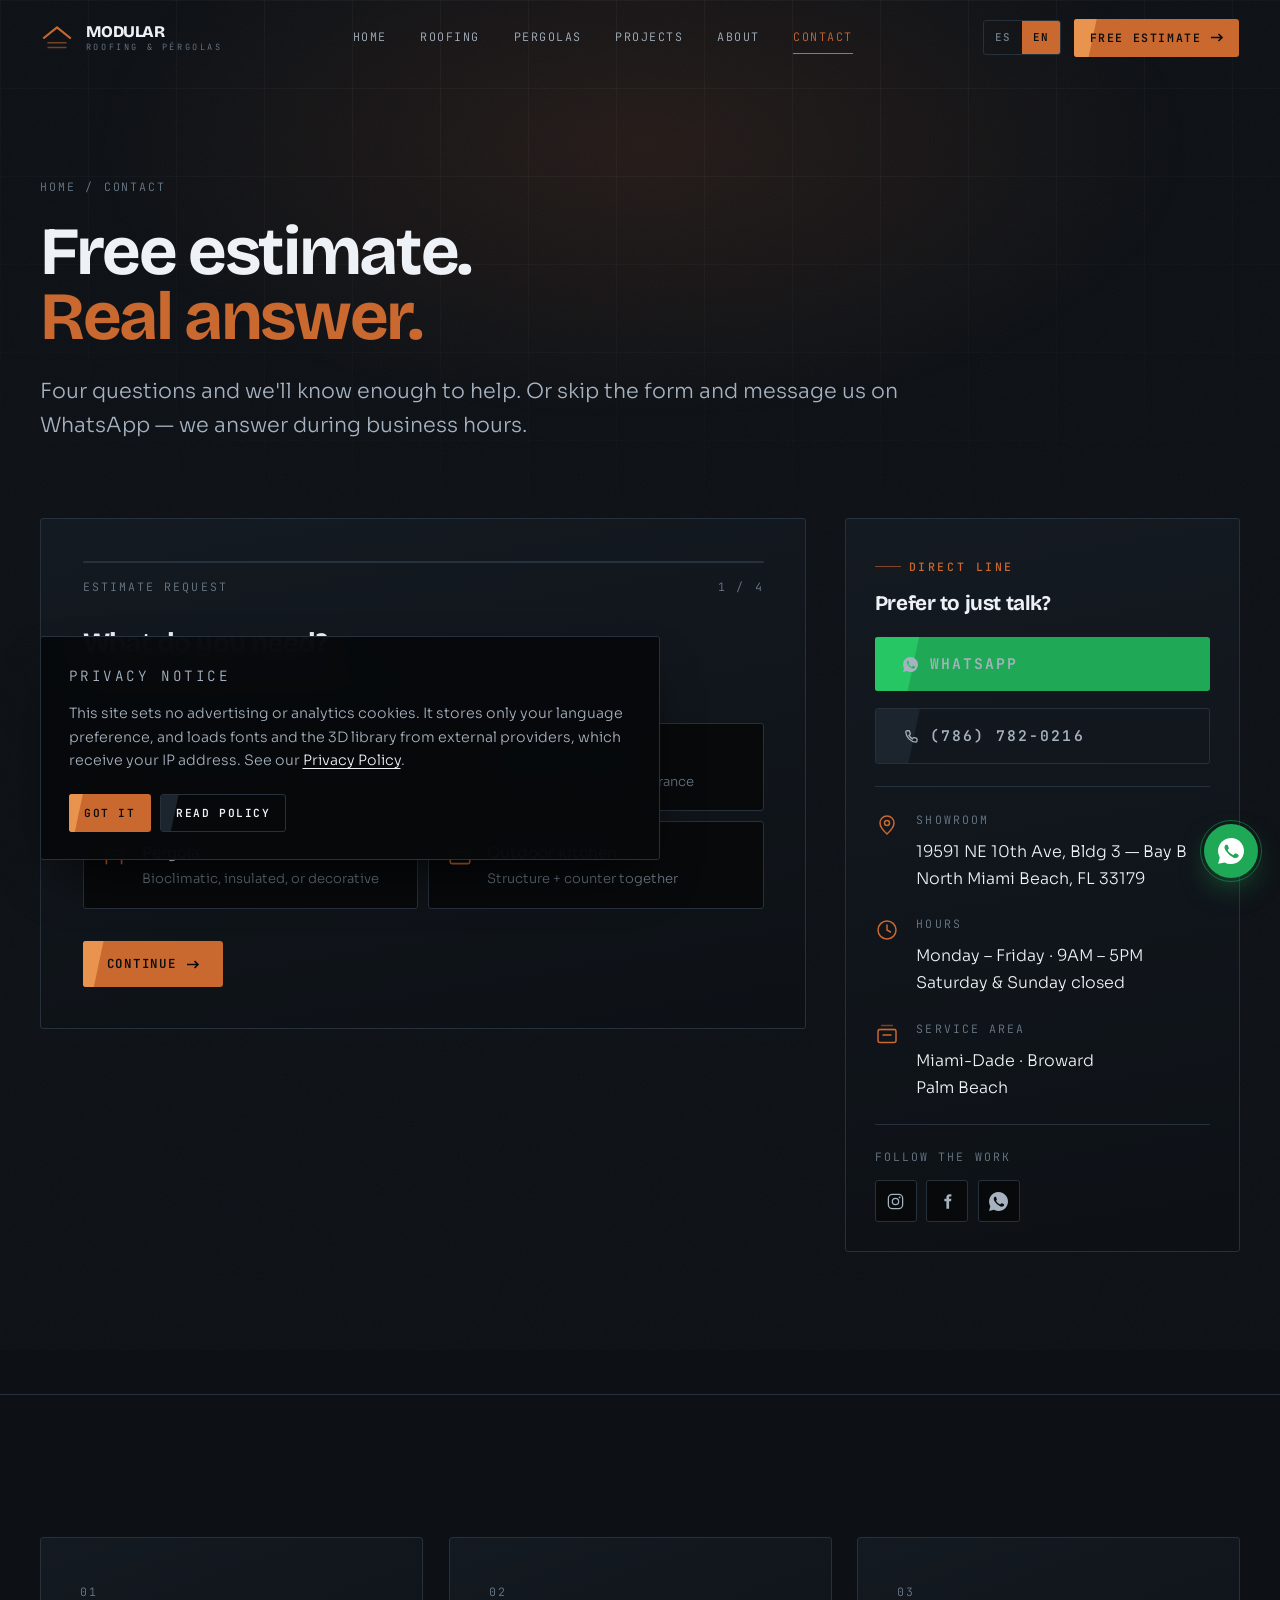
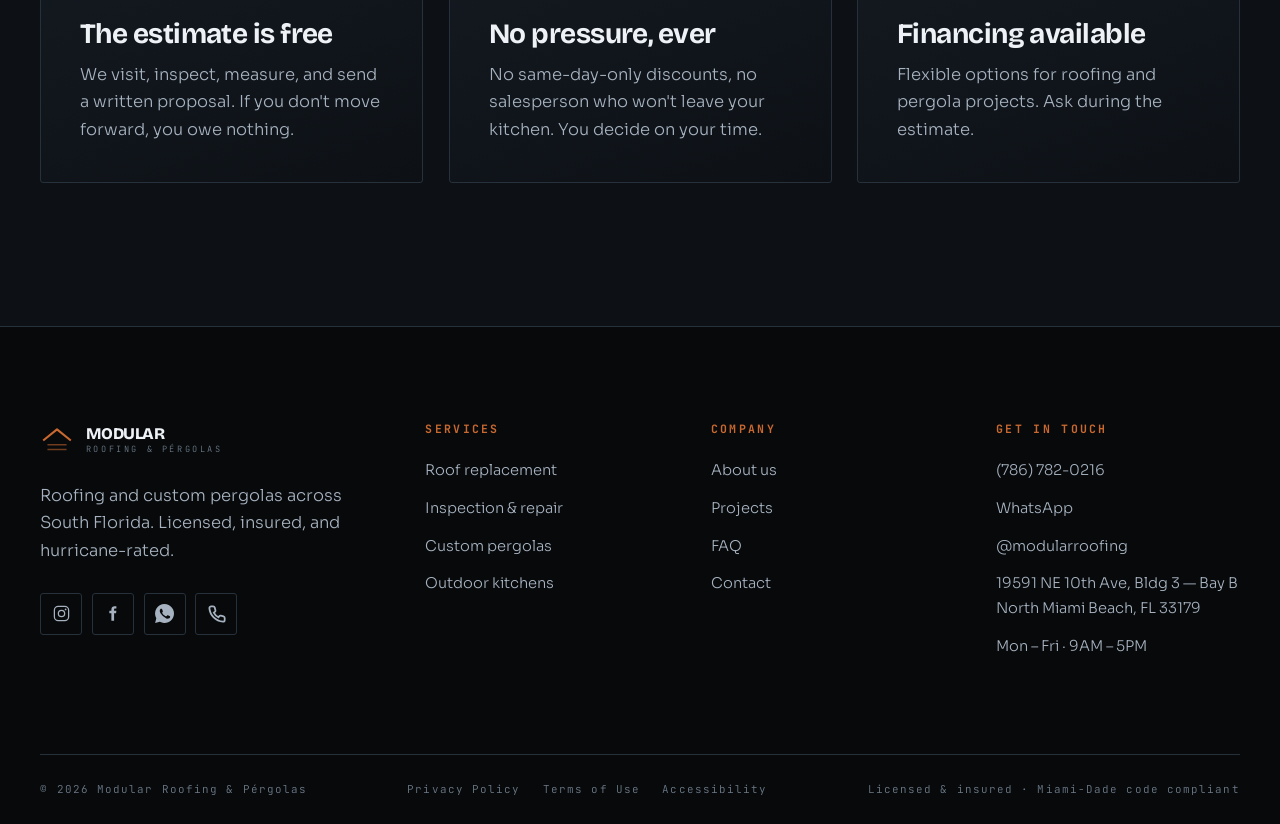
<file: contacto.html>
<!DOCTYPE html>
<html lang="es">
<head>
<meta charset="UTF-8">
<meta name="viewport" content="width=device-width, initial-scale=1, viewport-fit=cover">
<title>Contacto | Estimado Gratis | Modular Roofing y Pérgolas</title>
<meta name="description" content="Solicita tu estimado gratis en cuatro pasos. WhatsApp (786) 782-0216. Showroom en North Miami Beach, lunes a viernes de 9AM a 5PM.">
<meta name="theme-color" content="#0D1116">
<link rel="canonical" href="https://modular-roofing.com/contacto.html">

<meta property="og:type" content="website">
<meta property="og:title" content="Contacto | Estimado Gratis | Modular Roofing y Pérgolas">
<meta property="og:description" content="Solicita tu estimado gratis en cuatro pasos. WhatsApp (786) 782-0216. Showroom en North Miami Beach, lunes a viernes de 9AM a 5PM.">
<meta property="og:image" content="images/proj-pergola-bioclimatica.jpg">
<meta property="og:locale" content="es_US">
<meta property="og:locale:alternate" content="en_US">

<link rel="preconnect" href="https://fonts.googleapis.com">
<link rel="preconnect" href="https://fonts.gstatic.com" crossorigin>
<link href="https://fonts.googleapis.com/css2?family=Bricolage+Grotesque:opsz,wght@12..96,600;12..96,700;12..96,800&family=JetBrains+Mono:wght@400;500;600&family=Sora:wght@200;300;400;600&display=swap" rel="stylesheet">
<link rel="stylesheet" href="assets/site.css">
<link rel="stylesheet" href="assets/pages.css">
<link rel="icon" href="data:image/svg+xml,%3Csvg xmlns='http://www.w3.org/2000/svg' viewBox='0 0 32 32'%3E%3Crect width='32' height='32' fill='%230D1116'/%3E%3Cpath d='M4 17L16 7l12 10' stroke='%23C9682F' stroke-width='2.4' fill='none' stroke-linejoin='round'/%3E%3Cpath d='M8 20h16M8 24h16' stroke='%234F94C4' stroke-width='1.6'/%3E%3C/svg%3E">

<script type="importmap">
{ "imports": {
    "three": "https://unpkg.com/three@0.160.0/build/three.module.js",
    "three/addons/": "https://unpkg.com/three@0.160.0/examples/jsm/"
} }
</script>

</head>
<body>

<a class="skip" href="#main" data-en="Skip to content">Saltar al contenido</a>

<!-- Cortina de transición entre páginas -->
<div class="curtain" aria-hidden="true">
  <div class="curtain__p"></div><div class="curtain__p"></div><div class="curtain__p"></div>
  <div class="curtain__p"></div><div class="curtain__p"></div>
  <div class="curtain__mark">
    <svg viewBox="0 0 32 32" fill="none" stroke="currentColor" stroke-width="2"><path d="M4 17L16 7l12 10" stroke-linejoin="round"/></svg>
  </div>
</div>

<!-- ============================ HEADER ============================ -->
<header class="hdr">
  <div class="hdr__in">
    <a class="brand" href="index.html" aria-label="Modular Roofing y Pérgolas — inicio">
      <svg class="brand__glyph" viewBox="0 0 32 32" fill="none" stroke="currentColor" stroke-width="2" aria-hidden="true">
        <path d="M3 16.5L16 6l13 10.5" stroke-linejoin="round"/>
        <path d="M7 20.5h18M7 25h18" stroke-width="1.4" opacity=".55"/>
      </svg>
      <span class="brand__txt">
        <span class="brand__name">MODULAR</span>
        <span class="brand__sub">Roofing &amp; Pérgolas</span>
      </span>
    </a>

    <nav class="nav" aria-label="Principal">
      <a class="nav__a" href="index.html" data-en="Home">Inicio</a>
      <a class="nav__a" href="techos.html" data-en="Roofing">Techos</a>
      <a class="nav__a" href="pergolas.html" data-en="Pergolas">Pérgolas</a>
      <a class="nav__a" href="proyectos.html" data-en="Projects">Proyectos</a>
      <a class="nav__a" href="nosotros.html" data-en="About">Nosotros</a>
      <a class="nav__a" href="contacto.html" aria-current="page" data-en="Contact">Contacto</a>
    </nav>

    <div class="hdr__side">
      <div class="lang" role="group" aria-label="Idioma / Language">
        <button class="lang__b" data-lang="es" aria-pressed="true">ES</button>
        <button class="lang__b" data-lang="en" aria-pressed="false">EN</button>
      </div>
      <a class="btn" href="contacto.html">
        <span data-en="Free estimate">Estimado gratis</span>
        <svg class="btn__arrow" width="13" height="9" viewBox="0 0 13 9" fill="none" stroke="currentColor" stroke-width="1.6" aria-hidden="true"><path d="M0 4.5h11M7.5 1l3.5 3.5L7.5 8"/></svg>
      </a>
      <button class="burger" aria-expanded="false" aria-controls="sheet" aria-label="Menú" data-en-aria-label="Menu">
        <span></span><span></span><span></span>
      </button>
    </div>
  </div>
</header>

<!-- Menú móvil -->
<div class="sheet" id="sheet" data-open="false">
  <nav class="sheet__nav" aria-label="Móvil">
    <a class="sheet__a" href="index.html"><span class="idx">01</span><span data-en="Home">Inicio</span></a>
    <a class="sheet__a" href="techos.html"><span class="idx">02</span><span data-en="Roofing">Techos</span></a>
    <a class="sheet__a" href="pergolas.html"><span class="idx">03</span><span data-en="Pergolas">Pérgolas</span></a>
    <a class="sheet__a" href="proyectos.html"><span class="idx">04</span><span data-en="Projects">Proyectos</span></a>
    <a class="sheet__a" href="nosotros.html"><span class="idx">05</span><span data-en="About">Nosotros</span></a>
    <a class="sheet__a" href="contacto.html" aria-current="page"><span class="idx">06</span><span data-en="Contact">Contacto</span></a>
  </nav>
  <div class="sheet__foot">
    <a class="btn btn--wa" href="https://wa.me/17867820216" target="_blank" rel="noopener">WhatsApp</a>
    <a class="btn btn--ghost" href="tel:+17867820216">786 782 0216</a>
    <div class="social" style="width:100%; margin-top:.6rem">
      <a class="social__a" href="https://www.instagram.com/modularroofing/" target="_blank" rel="noopener" aria-label="Instagram">
        <svg viewBox="0 0 24 24" fill="none" stroke="currentColor" stroke-width="1.6" aria-hidden="true"><rect x="3" y="3" width="18" height="18" rx="5"/><circle cx="12" cy="12" r="4"/><circle cx="17.2" cy="6.8" r="1.1" fill="currentColor" stroke="none"/></svg>
      </a>
      <a class="social__a" href="https://www.facebook.com/1053084341213840" target="_blank" rel="noopener" aria-label="Facebook">
        <svg viewBox="0 0 24 24" fill="currentColor" aria-hidden="true"><path d="M14 8.5V6.9c0-.8.2-1.2 1.4-1.2h1.5V2.8c-.3 0-1.2-.1-2.3-.1-2.4 0-4 1.4-4 4.1v1.7H8v3.1h2.6V21H14v-9.4h2.5l.4-3.1H14z"/></svg>
      </a>
    </div>
  </div>
</div>

<main id="main">

  <!-- ============================ CABECERA ============================ -->
  <section class="page-head">
    <div class="shell page-head__in">
      <nav class="crumbs" aria-label="Ruta">
        <a href="index.html" data-en="Home">Inicio</a><span>/</span><span data-en="Contact">Contacto</span>
      </nav>
      <h1 data-reveal>
        <span data-en="Free estimate.">Estimado gratis.</span>
        <span class="mark" data-en="Real answer.">Respuesta real.</span>
      </h1>
      <p class="lead" data-reveal style="--rv-d:120ms" data-en="Four questions and we'll know enough to help. Or skip the form and message us on WhatsApp — we answer during business hours.">
        Cuatro preguntas y ya sabemos lo suficiente para ayudarte. O sáltate el formulario y escríbenos por WhatsApp — respondemos en horario de oficina.
      </p>
    </div>
  </section>

  <!-- ============================ WIZARD + INFO ============================ -->
  <section style="padding-bottom:var(--bay)">
    <div class="shell cfg" style="align-items:start">

      <!-- ---------- Tarjeta de solicitud ---------- -->
      <div data-reveal>
        <form class="wiz" data-wizard data-wa-form novalidate>

          <div class="wiz__bar-track"><span class="wiz__bar" data-wiz-bar></span></div>
          <div class="wiz__meta">
            <span data-en="Estimate request">Solicitud de estimado</span>
            <span data-wiz-num>1 / 4</span>
          </div>

          <!-- Paso 1 -->
          <div class="wiz__step" data-step>
            <h3 data-en="What do you need?">¿Qué necesitas?</h3>
            <p class="dim" data-en="Pick the one closest to your project.">Elige la que más se acerque a tu proyecto.</p>
            <div class="pick pick--2">
              <label data-wiz-pick>
                <input type="radio" name="servicio" value="Reemplazo de techo" required data-wa-label="Servicio">
                <span class="pick__b">
                  <svg class="pick__ico" viewBox="0 0 24 24" fill="none" stroke="currentColor" stroke-width="1.5" aria-hidden="true"><path d="M2 13L12 5l10 8" stroke-linejoin="round"/><path d="M5 12v8h14v-8" opacity=".5"/></svg>
                  <span><span class="pick__t" data-en="Roof replacement">Reemplazo de techo</span><span class="pick__d" data-en="Shingle, tile, metal, or flat">Shingle, teja, metal o flat</span></span>
                </span>
              </label>
              <label data-wiz-pick>
                <input type="radio" name="servicio" value="Inspección o reparación" data-wa-label="Servicio">
                <span class="pick__b">
                  <svg class="pick__ico" viewBox="0 0 24 24" fill="none" stroke="currentColor" stroke-width="1.5" aria-hidden="true"><circle cx="10.5" cy="10.5" r="6.5"/><path d="M15.5 15.5L21 21" stroke-linecap="round"/></svg>
                  <span><span class="pick__t" data-en="Inspection or repair">Inspección o reparación</span><span class="pick__d" data-en="Leaks, storm damage, insurance">Filtraciones, daño por tormenta, seguro</span></span>
                </span>
              </label>
              <label data-wiz-pick>
                <input type="radio" name="servicio" value="Pérgola" data-wa-label="Servicio">
                <span class="pick__b">
                  <svg class="pick__ico" viewBox="0 0 24 24" fill="none" stroke="currentColor" stroke-width="1.5" aria-hidden="true"><path d="M2 8h20M2 12h20" opacity=".8"/><path d="M5 6v14M19 6v14" stroke-linecap="round"/></svg>
                  <span><span class="pick__t" data-en="Pergola">Pérgola</span><span class="pick__d" data-en="Bioclimatic, insulated, or decorative">Bioclimática, insulada o decorativa</span></span>
                </span>
              </label>
              <label data-wiz-pick>
                <input type="radio" name="servicio" value="Cocina exterior" data-wa-label="Servicio">
                <span class="pick__b">
                  <svg class="pick__ico" viewBox="0 0 24 24" fill="none" stroke="currentColor" stroke-width="1.5" aria-hidden="true"><rect x="3" y="9" width="18" height="11" rx="1.5"/><path d="M3 13h18M8 9V5M16 9V5" opacity=".6" stroke-linecap="round"/></svg>
                  <span><span class="pick__t" data-en="Outdoor kitchen">Cocina exterior</span><span class="pick__d" data-en="Structure + counter together">Estructura + mesón juntos</span></span>
                </span>
              </label>
            </div>
            <div class="wiz__nav">
              <button type="button" class="btn" data-wiz-next>
                <span data-en="Continue">Continuar</span>
                <svg class="btn__arrow" width="13" height="9" viewBox="0 0 13 9" fill="none" stroke="currentColor" stroke-width="1.6" aria-hidden="true"><path d="M0 4.5h11M7.5 1l3.5 3.5L7.5 8"/></svg>
              </button>
            </div>
          </div>

          <!-- Paso 2 -->
          <div class="wiz__step" data-step hidden>
            <h3 data-en="Where is the property?">¿Dónde está la propiedad?</h3>
            <p class="dim" data-en="We serve Miami-Dade, Broward, and Palm Beach.">Atendemos Miami-Dade, Broward y Palm Beach.</p>
            <div class="wiz__fields">
              <label class="field">
                <span class="field__l" data-en="Address or city">Dirección o ciudad</span>
                <input class="field__i" type="text" name="direccion" required
                       placeholder="Ej. Aventura, FL" data-en-placeholder="e.g. Aventura, FL" data-wa-label="Ubicación">
              </label>
              <label class="field">
                <span class="field__l" data-en="Property type">Tipo de propiedad</span>
                <select class="field__s" name="tipo" data-wa-label="Tipo de propiedad">
                  <option data-en="Single family home">Casa unifamiliar</option>
                  <option data-en="Townhouse">Townhouse</option>
                  <option data-en="Condo / building">Condominio / edificio</option>
                  <option data-en="Commercial">Comercial</option>
                </select>
              </label>
            </div>
            <div class="wiz__nav">
              <button type="button" class="btn btn--ghost" data-wiz-prev data-en="Back">Atrás</button>
              <button type="button" class="btn" data-wiz-next>
                <span data-en="Continue">Continuar</span>
                <svg class="btn__arrow" width="13" height="9" viewBox="0 0 13 9" fill="none" stroke="currentColor" stroke-width="1.6" aria-hidden="true"><path d="M0 4.5h11M7.5 1l3.5 3.5L7.5 8"/></svg>
              </button>
            </div>
          </div>

          <!-- Paso 3 -->
          <div class="wiz__step" data-step hidden>
            <h3 data-en="When do you want to start?">¿Cuándo quieres empezar?</h3>
            <p class="dim" data-en="An honest answer helps us schedule realistically.">Una respuesta honesta nos ayuda a agendar de forma realista.</p>
            <div class="pick pick--2">
              <label data-wiz-pick>
                <input type="radio" name="urgencia" value="Urgente — hay filtración activa" required data-wa-label="Urgencia">
                <span class="pick__b"><span><span class="pick__t" data-en="Urgent">Urgente</span><span class="pick__d" data-en="There's an active leak">Hay una filtración activa</span></span></span>
              </label>
              <label data-wiz-pick>
                <input type="radio" name="urgencia" value="Pronto — en las próximas semanas" data-wa-label="Urgencia">
                <span class="pick__b"><span><span class="pick__t" data-en="Soon">Pronto</span><span class="pick__d" data-en="In the next few weeks">En las próximas semanas</span></span></span>
              </label>
              <label data-wiz-pick>
                <input type="radio" name="urgencia" value="Planeando — en unos meses" data-wa-label="Urgencia">
                <span class="pick__b"><span><span class="pick__t" data-en="Planning">Planeando</span><span class="pick__d" data-en="In a few months">En unos meses</span></span></span>
              </label>
              <label data-wiz-pick>
                <input type="radio" name="urgencia" value="Solo cotizando por ahora" data-wa-label="Urgencia">
                <span class="pick__b"><span><span class="pick__t" data-en="Just pricing">Solo cotizando</span><span class="pick__d" data-en="Gathering estimates for now">Reuniendo estimados por ahora</span></span></span>
              </label>
            </div>
            <div class="wiz__nav">
              <button type="button" class="btn btn--ghost" data-wiz-prev data-en="Back">Atrás</button>
              <button type="button" class="btn" data-wiz-next>
                <span data-en="Continue">Continuar</span>
                <svg class="btn__arrow" width="13" height="9" viewBox="0 0 13 9" fill="none" stroke="currentColor" stroke-width="1.6" aria-hidden="true"><path d="M0 4.5h11M7.5 1l3.5 3.5L7.5 8"/></svg>
              </button>
            </div>
          </div>

          <!-- Paso 4 -->
          <div class="wiz__step" data-step hidden>
            <h3 data-en="How do we reach you?">¿Cómo te contactamos?</h3>
            <p class="dim" data-en="We'll confirm a visit within one business day.">Confirmamos la visita en un día hábil.</p>
            <div class="wiz__fields wiz__fields--2">
              <label class="field">
                <span class="field__l" data-en="Full name">Nombre completo</span>
                <input class="field__i" type="text" name="nombre" required autocomplete="name"
                       placeholder="Nombre y apellido" data-en-placeholder="First and last name" data-wa-label="Nombre">
              </label>
              <label class="field">
                <span class="field__l" data-en="Phone">Teléfono</span>
                <input class="field__i" type="tel" name="telefono" required autocomplete="tel"
                       placeholder="(786) 000-0000" data-wa-label="Teléfono">
              </label>
            </div>
            <label class="field" style="margin-top:1.1rem">
              <span class="field__l" data-en="Email (optional)">Email (opcional)</span>
              <input class="field__i" type="email" name="email" autocomplete="email"
                     placeholder="tu@email.com" data-en-placeholder="you@email.com" data-wa-label="Email">
            </label>
            <label class="field" style="margin-top:1.1rem">
              <span class="field__l" data-en="Anything else we should know?">¿Algo más que debamos saber?</span>
              <textarea class="field__t" name="mensaje"
                        placeholder="Cuéntanos sobre tu proyecto, medidas aproximadas, fotos que tengas..."
                        data-en-placeholder="Tell us about your project, approximate size, any photos you have..."
                        data-wa-label="Mensaje"></textarea>
            </label>
            <div class="wiz__nav">
              <button type="button" class="btn btn--ghost" data-wiz-prev data-en="Back">Atrás</button>
              <button type="submit" class="btn btn--wa">
                <svg width="15" height="15" viewBox="0 0 16 16" fill="currentColor" aria-hidden="true"><path d="M8 0a8 8 0 0 0-6.9 12l-1 3.9L4.1 15A8 8 0 1 0 8 0zm4.6 11.3c-.2.6-1.1 1-1.5 1-.4.1-.9.1-1.5-.1a12 12 0 0 1-4.8-4.3C4.2 7 4 6.2 4 5.6c0-.6.3-1 .5-1.2.2-.2.4-.3.6-.3h.4c.2 0 .3 0 .5.4l.6 1.5c.1.1.1.3 0 .4l-.2.4-.3.3c-.1.1-.2.2-.1.4.2.3.7 1.1 1.4 1.7.9.8 1.6 1 1.9 1.2.2 0 .3 0 .4-.1l.7-.8c.1-.2.3-.1.4-.1l1.5.7c.2.1.3.2.4.3v.9z"/></svg>
                <span data-en="Send request">Enviar solicitud</span>
              </button>
            </div>
            <p class="consent" style="margin-top:1.2rem" data-en="Your request opens in WhatsApp with everything filled in — just hit send. By sending it you agree that we may contact you by phone, text, or WhatsApp about your request. Message and data rates may apply, and you can ask us to stop at any time. We never sell your information. See our <a href=&quot;privacidad.html&quot;>Privacy Policy</a> and <a href=&quot;terminos.html&quot;>Terms of Use</a>.">
              Tu solicitud se abre en WhatsApp con todo llenado — solo dale enviar. Al enviarla aceptas que te contactemos por teléfono, mensaje o WhatsApp sobre tu solicitud. Pueden aplicar tarifas de mensajes y datos, y puedes pedirnos que paremos cuando quieras. Nunca vendemos tu información. Consulta nuestra <a href="privacidad.html">Política de Privacidad</a> y los <a href="terminos.html">Términos de Uso</a>.
            </p>
          </div>
        </form>

        <div class="ok" data-form-ok hidden data-en="Request ready. We just opened WhatsApp with your details — send the message and we'll get back to you within one business day.">
          Solicitud lista. Acabamos de abrir WhatsApp con tus datos — envía el mensaje y te respondemos en un día hábil.
        </div>
      </div>

      <!-- ---------- Información de contacto ---------- -->
      <aside class="cfg__panel" data-reveal style="gap:1.4rem">
        <div>
          <p class="tag" data-en="Direct line">Línea directa</p>
          <h3 style="margin-top:1rem; font-size:1.3rem" data-en="Prefer to just talk?">¿Prefieres hablar directo?</h3>
        </div>

        <div class="ftr__l" style="gap:1rem">
          <a class="btn btn--wa" href="https://wa.me/17867820216" target="_blank" rel="noopener">
            <svg width="15" height="15" viewBox="0 0 16 16" fill="currentColor" aria-hidden="true"><path d="M8 0a8 8 0 0 0-6.9 12l-1 3.9L4.1 15A8 8 0 1 0 8 0zm4.6 11.3c-.2.6-1.1 1-1.5 1-.4.1-.9.1-1.5-.1a12 12 0 0 1-4.8-4.3C4.2 7 4 6.2 4 5.6c0-.6.3-1 .5-1.2.2-.2.4-.3.6-.3h.4c.2 0 .3 0 .5.4l.6 1.5c.1.1.1.3 0 .4l-.2.4-.3.3c-.1.1-.2.2-.1.4.2.3.7 1.1 1.4 1.7.9.8 1.6 1 1.9 1.2.2 0 .3 0 .4-.1l.7-.8c.1-.2.3-.1.4-.1l1.5.7c.2.1.3.2.4.3v.9z"/></svg>
            WhatsApp
          </a>
          <a class="btn btn--ghost" href="tel:+17867820216">
            <svg width="14" height="14" viewBox="0 0 16 16" fill="none" stroke="currentColor" stroke-width="1.5" aria-hidden="true"><path d="M2 3.5C2 2.7 2.7 2 3.5 2h1.7c.6 0 1.1.4 1.3 1l.6 2.2c.1.5 0 1-.4 1.3l-1 .8a9 9 0 0 0 3.9 3.9l.8-1c.3-.4.8-.5 1.3-.4l2.2.6c.6.2 1 .7 1 1.3v1.7c0 .8-.7 1.5-1.5 1.5A12.5 12.5 0 0 1 2 3.5z"/></svg>
            (786) 782-0216
          </a>
        </div>

        <hr class="rule">

        <div class="info__i" style="padding:0; background:none">
          <svg class="info__ico" viewBox="0 0 24 24" fill="none" stroke="currentColor" stroke-width="1.5" aria-hidden="true"><path d="M12 21s7-6.3 7-11a7 7 0 1 0-14 0c0 4.7 7 11 7 11z"/><circle cx="12" cy="10" r="2.5"/></svg>
          <div>
            <p class="info__h" data-en="Showroom">Showroom</p>
            <span class="info__v">19591 NE 10th Ave, Bldg 3 — Bay B<br>North Miami Beach, FL 33179</span>
          </div>
        </div>

        <div class="info__i" style="padding:0; background:none">
          <svg class="info__ico" viewBox="0 0 24 24" fill="none" stroke="currentColor" stroke-width="1.5" aria-hidden="true"><circle cx="12" cy="12" r="9"/><path d="M12 7v5l3.5 2" stroke-linecap="round"/></svg>
          <div>
            <p class="info__h" data-en="Hours">Horario</p>
            <span class="info__v" data-en="Monday – Friday · 9AM – 5PM<br>Saturday &amp; Sunday closed">Lunes – Viernes · 9AM – 5PM<br>Sábado y domingo cerrado</span>
          </div>
        </div>

        <div class="info__i" style="padding:0; background:none">
          <svg class="info__ico" viewBox="0 0 24 24" fill="none" stroke="currentColor" stroke-width="1.5" aria-hidden="true"><path d="M3 7.5h18M6 3.5h12" opacity=".55"/><rect x="3" y="7.5" width="18" height="13" rx="2"/><path d="M8 13h8" stroke-linecap="round"/></svg>
          <div>
            <p class="info__h" data-en="Service area">Zona de servicio</p>
            <span class="info__v">Miami-Dade · Broward<br>Palm Beach</span>
          </div>
        </div>

        <hr class="rule">

        <div>
          <p class="info__h" data-en="Follow the work">Sigue el trabajo</p>
          <div class="social" style="margin-top:.9rem">
            <a class="social__a" href="https://www.instagram.com/modularroofing/" target="_blank" rel="noopener" aria-label="Instagram">
              <svg viewBox="0 0 24 24" fill="none" stroke="currentColor" stroke-width="1.6" aria-hidden="true"><rect x="3" y="3" width="18" height="18" rx="5"/><circle cx="12" cy="12" r="4"/><circle cx="17.2" cy="6.8" r="1.1" fill="currentColor" stroke="none"/></svg>
            </a>
            <a class="social__a" href="https://www.facebook.com/1053084341213840" target="_blank" rel="noopener" aria-label="Facebook">
              <svg viewBox="0 0 24 24" fill="currentColor" aria-hidden="true"><path d="M14 8.5V6.9c0-.8.2-1.2 1.4-1.2h1.5V2.8c-.3 0-1.2-.1-2.3-.1-2.4 0-4 1.4-4 4.1v1.7H8v3.1h2.6V21H14v-9.4h2.5l.4-3.1H14z"/></svg>
            </a>
            <a class="social__a social__a--wa" href="https://wa.me/17867820216" target="_blank" rel="noopener" aria-label="WhatsApp">
              <svg viewBox="0 0 16 16" fill="currentColor" aria-hidden="true"><path d="M8 0a8 8 0 0 0-6.9 12l-1 3.9L4.1 15A8 8 0 1 0 8 0zm4.6 11.3c-.2.6-1.1 1-1.5 1-.4.1-.9.1-1.5-.1a12 12 0 0 1-4.8-4.3C4.2 7 4 6.2 4 5.6c0-.6.3-1 .5-1.2.2-.2.4-.3.6-.3h.4c.2 0 .3 0 .5.4l.6 1.5c.1.1.1.3 0 .4l-.2.4-.3.3c-.1.1-.2.2-.1.4.2.3.7 1.1 1.4 1.7.9.8 1.6 1 1.9 1.2.2 0 .3 0 .4-.1l.7-.8c.1-.2.3-.1.4-.1l1.5.7c.2.1.3.2.4.3v.9z"/></svg>
            </a>
          </div>
        </div>
      </aside>

    </div>
  </section>

  <!-- ============================ GARANTÍAS ============================ -->
  <section class="bay" style="border-top:1px solid var(--line)">
    <div class="shell">
      <div class="grid grid--3" data-stagger="100">
        <div class="plate" data-reveal>
          <span class="idx">01</span>
          <h3 style="margin:.9rem 0 .7rem" data-en="The estimate is free">El estimado es gratis</h3>
          <p class="dim" data-en="We visit, inspect, measure, and send a written proposal. If you don't move forward, you owe nothing.">Visitamos, inspeccionamos, medimos y enviamos propuesta escrita. Si no sigues adelante, no debes nada.</p>
        </div>
        <div class="plate" data-reveal>
          <span class="idx">02</span>
          <h3 style="margin:.9rem 0 .7rem" data-en="No pressure, ever">Sin presión, nunca</h3>
          <p class="dim" data-en="No same-day-only discounts, no salesperson who won't leave your kitchen. You decide on your time.">Sin descuentos que vencen hoy ni vendedor que no se va de tu cocina. Decides a tu tiempo.</p>
        </div>
        <div class="plate" data-reveal>
          <span class="idx">03</span>
          <h3 style="margin:.9rem 0 .7rem" data-en="Financing available">Financiamiento disponible</h3>
          <p class="dim" data-en="Flexible options for roofing and pergola projects. Ask during the estimate.">Opciones flexibles para proyectos de techo y pérgolas. Pregunta durante el estimado.</p>
        </div>
      </div>
    </div>
  </section>

</main>

<!-- ============================ FOOTER ============================ -->
<footer class="ftr">
  <div class="shell">
    <div class="ftr__top">
      <div>
        <a class="brand" href="index.html">
          <svg class="brand__glyph" viewBox="0 0 32 32" fill="none" stroke="currentColor" stroke-width="2" aria-hidden="true">
            <path d="M3 16.5L16 6l13 10.5" stroke-linejoin="round"/>
            <path d="M7 20.5h18M7 25h18" stroke-width="1.4" opacity=".55"/>
          </svg>
          <span class="brand__txt">
            <span class="brand__name">MODULAR</span>
            <span class="brand__sub">Roofing &amp; Pérgolas</span>
          </span>
        </a>
        <p class="dim" style="margin-top:1.6rem; max-width:34ch" data-en="Roofing and custom pergolas across South Florida. Licensed, insured, and hurricane-rated.">
          Techos y pérgolas a medida en el sur de la Florida. Licenciados, asegurados y anti-huracán.
        </p>
        <div class="social" style="margin-top:1.8rem">
          <a class="social__a" href="https://www.instagram.com/modularroofing/" target="_blank" rel="noopener" aria-label="Instagram">
            <svg viewBox="0 0 24 24" fill="none" stroke="currentColor" stroke-width="1.6" aria-hidden="true"><rect x="3" y="3" width="18" height="18" rx="5"/><circle cx="12" cy="12" r="4"/><circle cx="17.2" cy="6.8" r="1.1" fill="currentColor" stroke="none"/></svg>
          </a>
          <a class="social__a" href="https://www.facebook.com/1053084341213840" target="_blank" rel="noopener" aria-label="Facebook">
            <svg viewBox="0 0 24 24" fill="currentColor" aria-hidden="true"><path d="M14 8.5V6.9c0-.8.2-1.2 1.4-1.2h1.5V2.8c-.3 0-1.2-.1-2.3-.1-2.4 0-4 1.4-4 4.1v1.7H8v3.1h2.6V21H14v-9.4h2.5l.4-3.1H14z"/></svg>
          </a>
          <a class="social__a social__a--wa" href="https://wa.me/17867820216" target="_blank" rel="noopener" aria-label="WhatsApp">
            <svg viewBox="0 0 16 16" fill="currentColor" aria-hidden="true"><path d="M8 0a8 8 0 0 0-6.9 12l-1 3.9L4.1 15A8 8 0 1 0 8 0zm4.6 11.3c-.2.6-1.1 1-1.5 1-.4.1-.9.1-1.5-.1a12 12 0 0 1-4.8-4.3C4.2 7 4 6.2 4 5.6c0-.6.3-1 .5-1.2.2-.2.4-.3.6-.3h.4c.2 0 .3 0 .5.4l.6 1.5c.1.1.1.3 0 .4l-.2.4-.3.3c-.1.1-.2.2-.1.4.2.3.7 1.1 1.4 1.7.9.8 1.6 1 1.9 1.2.2 0 .3 0 .4-.1l.7-.8c.1-.2.3-.1.4-.1l1.5.7c.2.1.3.2.4.3v.9z"/></svg>
          </a>
          <a class="social__a" href="tel:+17867820216" aria-label="Teléfono" data-en-aria-label="Phone">
            <svg viewBox="0 0 16 16" fill="none" stroke="currentColor" stroke-width="1.5" aria-hidden="true"><path d="M2 3.5C2 2.7 2.7 2 3.5 2h1.7c.6 0 1.1.4 1.3 1l.6 2.2c.1.5 0 1-.4 1.3l-1 .8a9 9 0 0 0 3.9 3.9l.8-1c.3-.4.8-.5 1.3-.4l2.2.6c.6.2 1 .7 1 1.3v1.7c0 .8-.7 1.5-1.5 1.5A12.5 12.5 0 0 1 2 3.5z"/></svg>
          </a>
        </div>
      </div>

      <div>
        <h3 class="ftr__h" data-en="Services">Servicios</h3>
        <div class="ftr__l">
          <a href="techos.html" data-en="Roof replacement">Reemplazo de techo</a>
          <a href="techos.html#inspeccion" data-en="Inspection &amp; repair">Inspección y reparación</a>
          <a href="pergolas.html" data-en="Custom pergolas">Pérgolas a medida</a>
          <a href="pergolas.html#tipos" data-en="Outdoor kitchens">Cocinas exteriores</a>
        </div>
      </div>

      <div>
        <h3 class="ftr__h" data-en="Company">Empresa</h3>
        <div class="ftr__l">
          <a href="nosotros.html" data-en="About us">Nosotros</a>
          <a href="proyectos.html" data-en="Projects">Proyectos</a>
          <a href="index.html#faq">FAQ</a>
          <a href="contacto.html" data-en="Contact">Contacto</a>
        </div>
      </div>

      <div>
        <h3 class="ftr__h" data-en="Get in touch">Contacto</h3>
        <div class="ftr__l">
          <a href="tel:+17867820216">(786) 782-0216</a>
          <a href="https://wa.me/17867820216" target="_blank" rel="noopener">WhatsApp</a>
          <a href="https://www.instagram.com/modularroofing/" target="_blank" rel="noopener">@modularroofing</a>
          <span>19591 NE 10th Ave, Bldg 3 — Bay B<br>North Miami Beach, FL 33179</span>
          <span data-en="Mon – Fri · 9AM – 5PM">Lun – Vie · 9AM – 5PM</span>
        </div>
      </div>
    </div>

    <div class="ftr__bot">
      <span>© <span id="yr">2026</span> Modular Roofing &amp; Pérgolas</span>
      <nav class="ftr__legal" aria-label="Legal">
        <a href="privacidad.html" data-en="Privacy Policy">Política de Privacidad</a>
        <a href="terminos.html" data-en="Terms of Use">Términos de Uso</a>
        <a href="terminos.html#t11" data-en="Accessibility">Accesibilidad</a>
      </nav>
      <span data-en="Licensed &amp; insured · Miami-Dade code compliant">Licenciados y asegurados · Cumple código Miami-Dade</span>
    </div>
  </div>
</footer>

<!-- Barra de acción móvil -->
<nav class="dock" data-show="false" aria-label="Acciones rápidas">
  <a class="dock__b" href="tel:+17867820216">
    <svg width="15" height="15" viewBox="0 0 16 16" fill="none" stroke="currentColor" stroke-width="1.5" aria-hidden="true"><path d="M2 3.5C2 2.7 2.7 2 3.5 2h1.7c.6 0 1.1.4 1.3 1l.6 2.2c.1.5 0 1-.4 1.3l-1 .8a9 9 0 0 0 3.9 3.9l.8-1c.3-.4.8-.5 1.3-.4l2.2.6c.6.2 1 .7 1 1.3v1.7c0 .8-.7 1.5-1.5 1.5A12.5 12.5 0 0 1 2 3.5z"/></svg>
    <span data-en="Call">Llamar</span>
  </a>
  <a class="dock__b dock__b--wa" href="https://wa.me/17867820216" target="_blank" rel="noopener">
    <svg width="15" height="15" viewBox="0 0 16 16" fill="currentColor" aria-hidden="true"><path d="M8 0a8 8 0 0 0-6.9 12l-1 3.9L4.1 15A8 8 0 1 0 8 0zm4.6 11.3c-.2.6-1.1 1-1.5 1-.4.1-.9.1-1.5-.1a12 12 0 0 1-4.8-4.3C4.2 7 4 6.2 4 5.6c0-.6.3-1 .5-1.2.2-.2.4-.3.6-.3h.4c.2 0 .3 0 .5.4l.6 1.5c.1.1.1.3 0 .4l-.2.4-.3.3c-.1.1-.2.2-.1.4.2.3.7 1.1 1.4 1.7.9.8 1.6 1 1.9 1.2.2 0 .3 0 .4-.1l.7-.8c.1-.2.3-.1.4-.1l1.5.7c.2.1.3.2.4.3v.9z"/></svg>
    <span>WhatsApp</span>
  </a>
</nav>

<a class="wa-fab" href="https://wa.me/17867820216" target="_blank" rel="noopener" aria-label="Escríbenos por WhatsApp" data-en-aria-label="Message us on WhatsApp">
  <svg width="26" height="26" viewBox="0 0 16 16" fill="currentColor" aria-hidden="true"><path d="M8 0a8 8 0 0 0-6.9 12l-1 3.9L4.1 15A8 8 0 1 0 8 0zm4.6 11.3c-.2.6-1.1 1-1.5 1-.4.1-.9.1-1.5-.1a12 12 0 0 1-4.8-4.3C4.2 7 4 6.2 4 5.6c0-.6.3-1 .5-1.2.2-.2.4-.3.6-.3h.4c.2 0 .3 0 .5.4l.6 1.5c.1.1.1.3 0 .4l-.2.4-.3.3c-.1.1-.2.2-.1.4.2.3.7 1.1 1.4 1.7.9.8 1.6 1 1.9 1.2.2 0 .3 0 .4-.1l.7-.8c.1-.2.3-.1.4-.1l1.5.7c.2.1.3.2.4.3v.9z"/></svg>
</a>

<!-- Aviso de cookies / recursos externos -->
<aside class="cookie" data-cookie data-show="false" role="region" aria-label="Aviso de privacidad" data-en-aria-label="Privacy notice">
  <p class="cookie__t" data-en="Privacy notice">Aviso de privacidad</p>
  <p data-en="This site sets no advertising or analytics cookies. It stores only your language preference, and loads fonts and the 3D library from external providers, which receive your IP address. See our <a href=&quot;privacidad.html&quot;>Privacy Policy</a>.">
    Este sitio no usa cookies de publicidad ni de analítica. Solo guarda tu preferencia de idioma, y carga las tipografías y la librería 3D desde proveedores externos, que reciben tu dirección IP. Consulta nuestra <a href="privacidad.html">Política de Privacidad</a>.
  </p>
  <div class="cookie__btns">
    <button class="btn" data-cookie-ok data-en="Got it">Entendido</button>
    <a class="btn btn--ghost" href="privacidad.html" data-en="Read policy">Leer política</a>
  </div>
</aside>

<script src="assets/site.js"></script>
<script>
  // Three.js pesa ~600 KB: solo se carga en las páginas que tienen un lienzo 3D.
  // El router intercambia <main>, así que también comprobamos tras cada navegación.
  (() => {
    let loaded = false;
    const maybeLoad = () => {
      if (loaded || !document.querySelector("[data-scene]")) return;
      loaded = true;
      const s = document.createElement("script");
      s.type = "module";
      s.src = "assets/three-scenes.js";
      document.body.appendChild(s);
    };
    document.addEventListener("mrp:page", maybeLoad);
    maybeLoad();
  })();
  document.getElementById("yr").textContent = new Date().getFullYear();
</script>
</body>
</html>
</file>
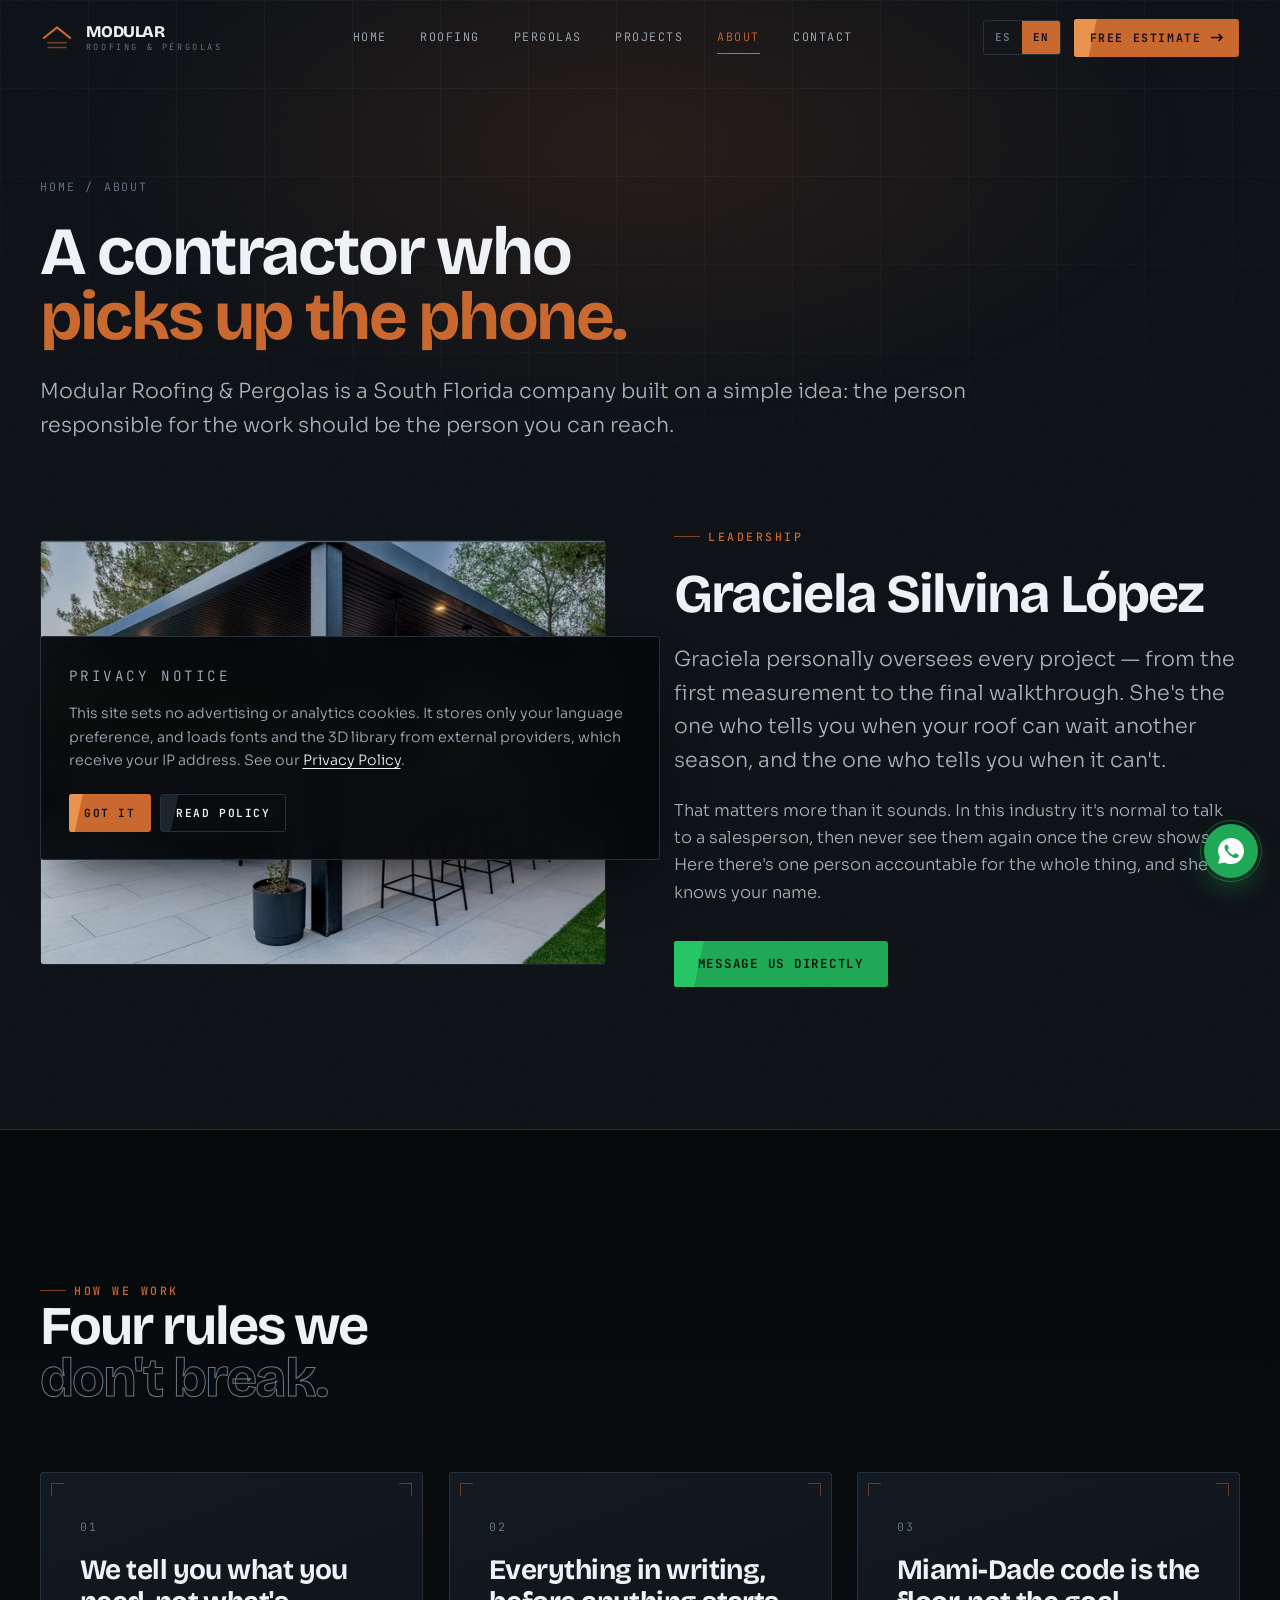
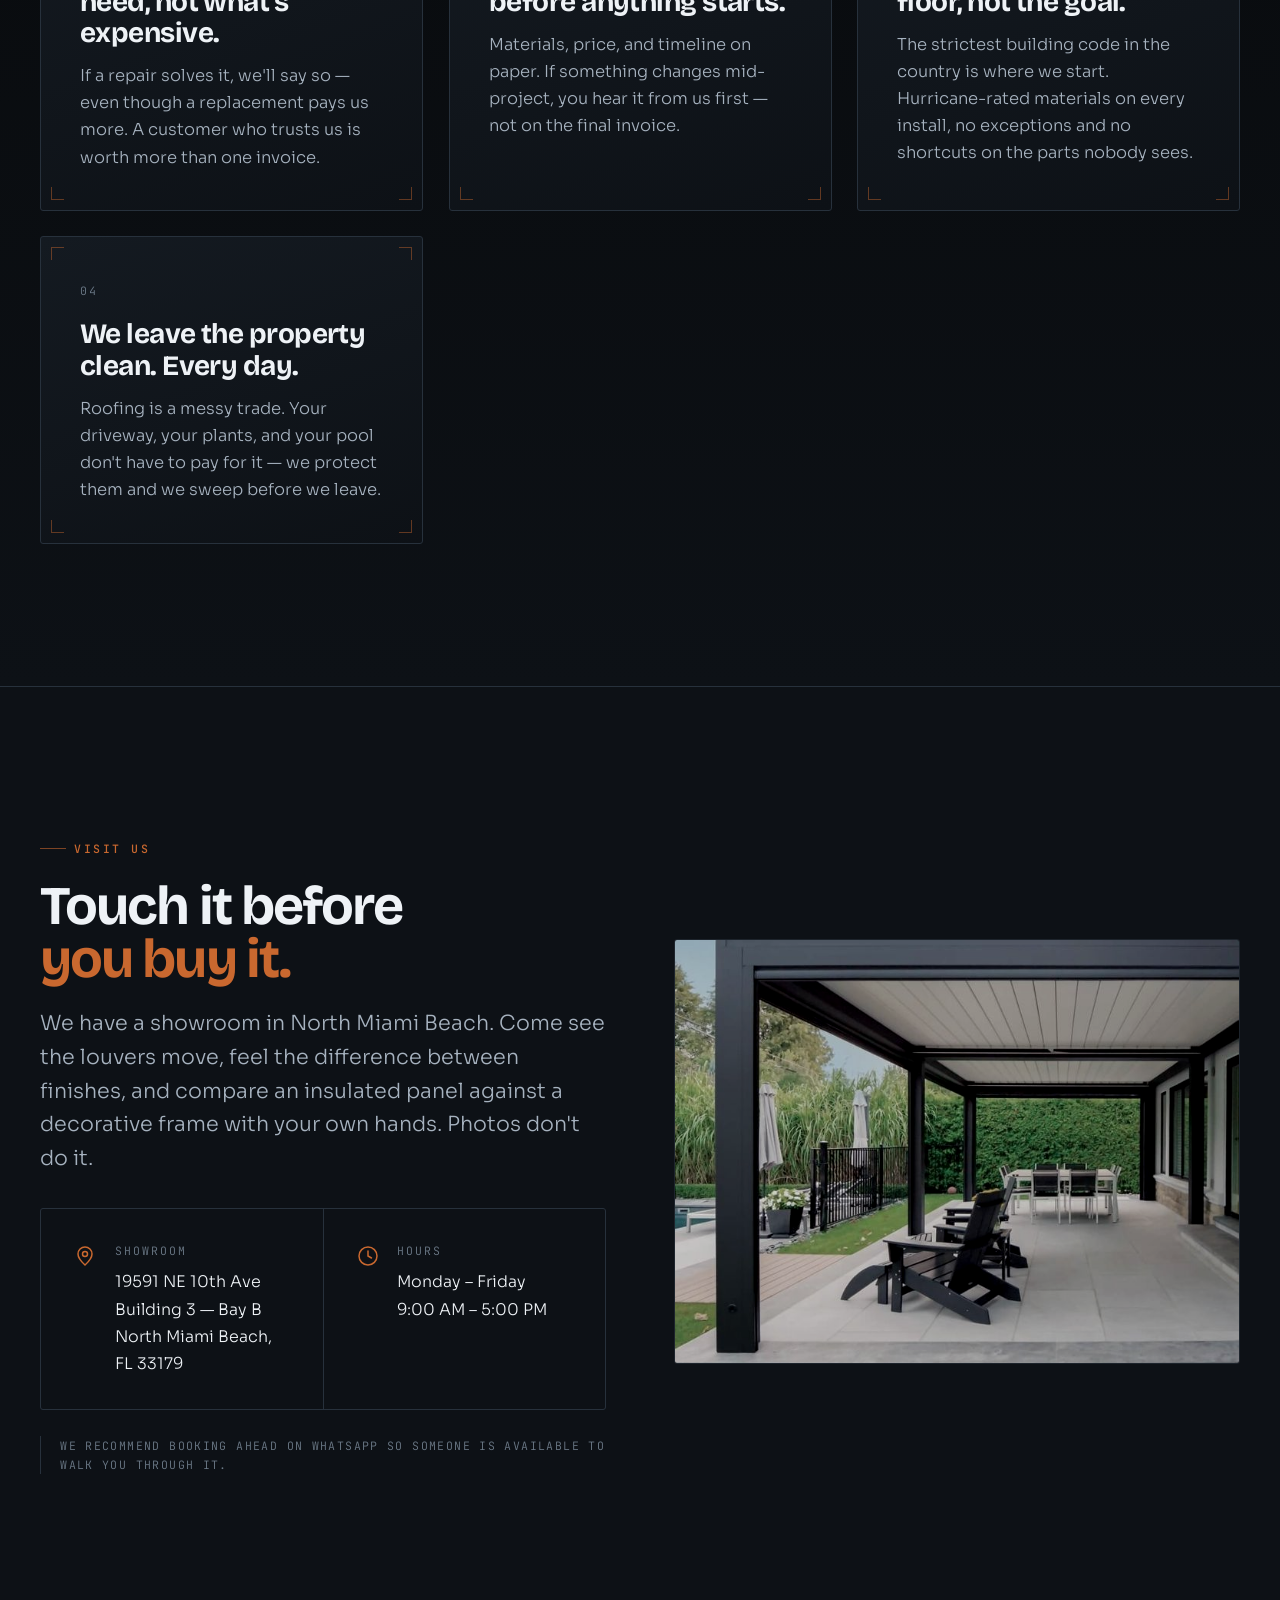
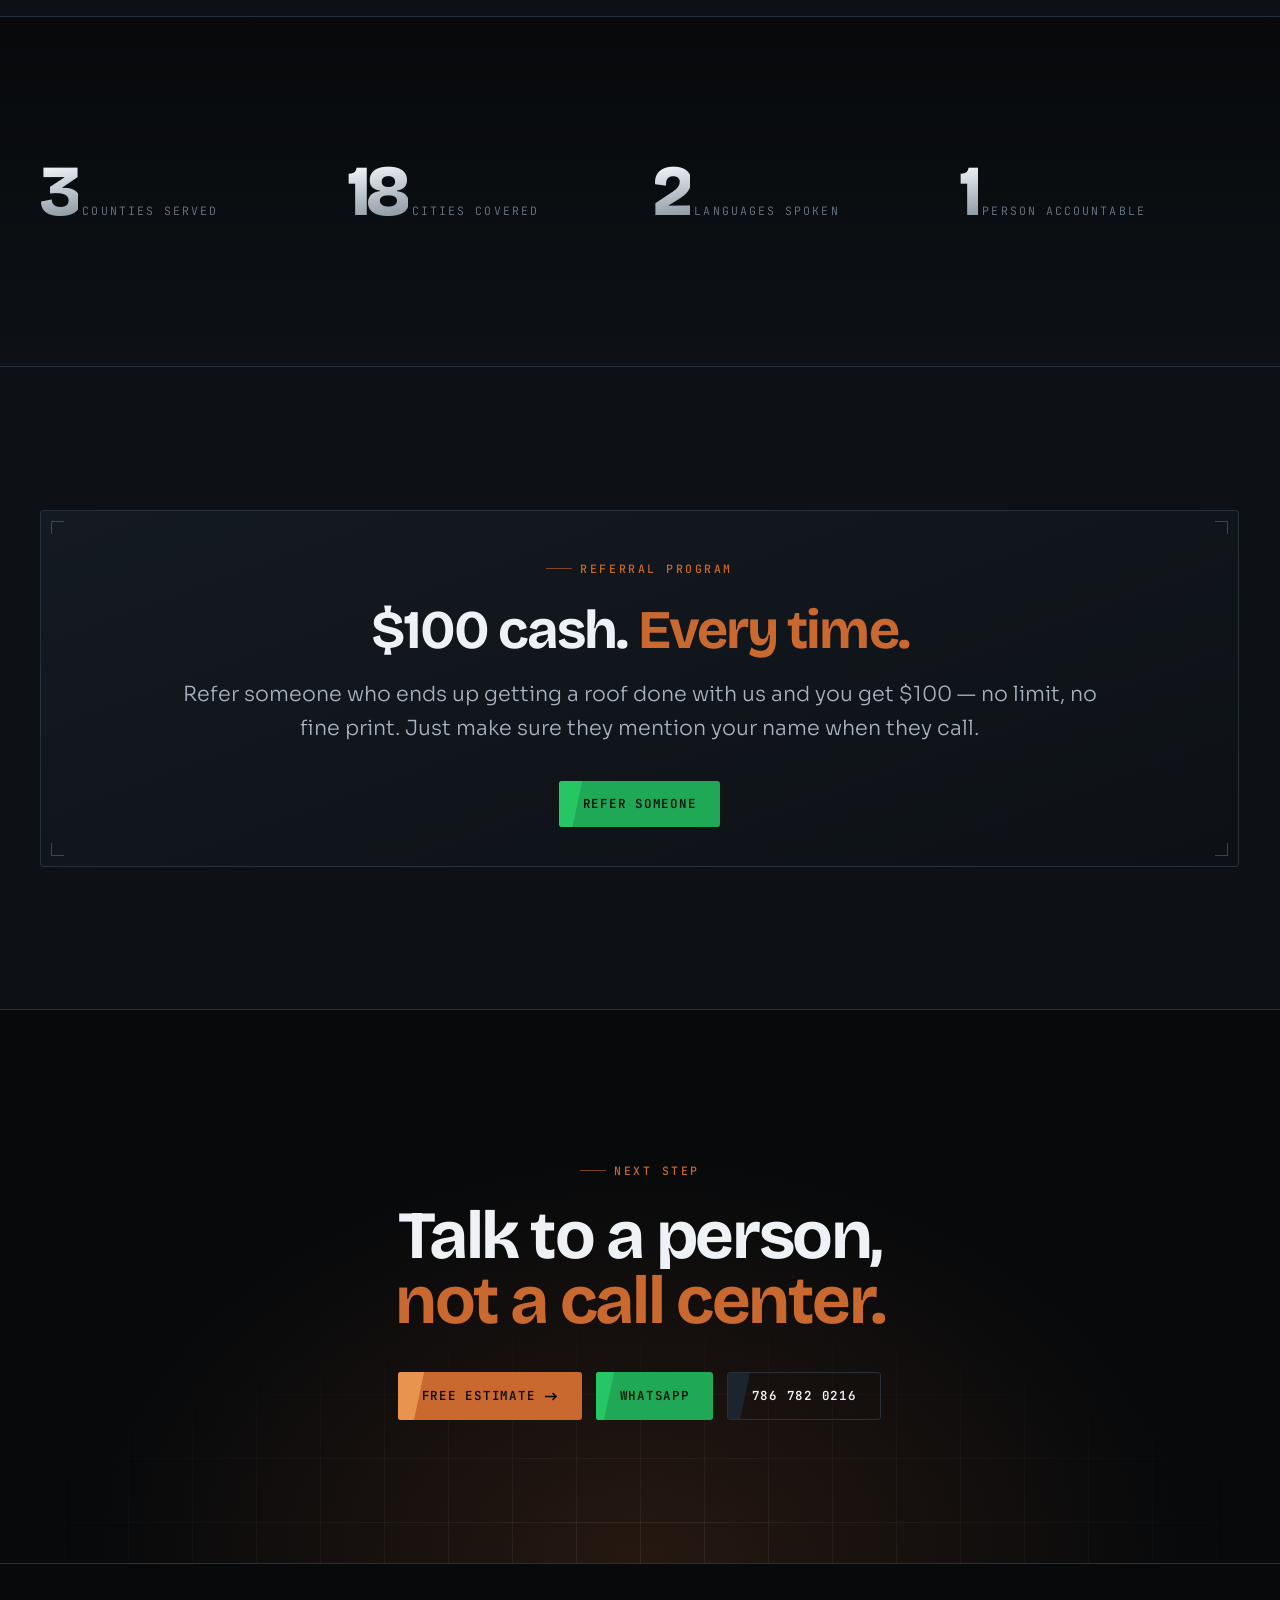
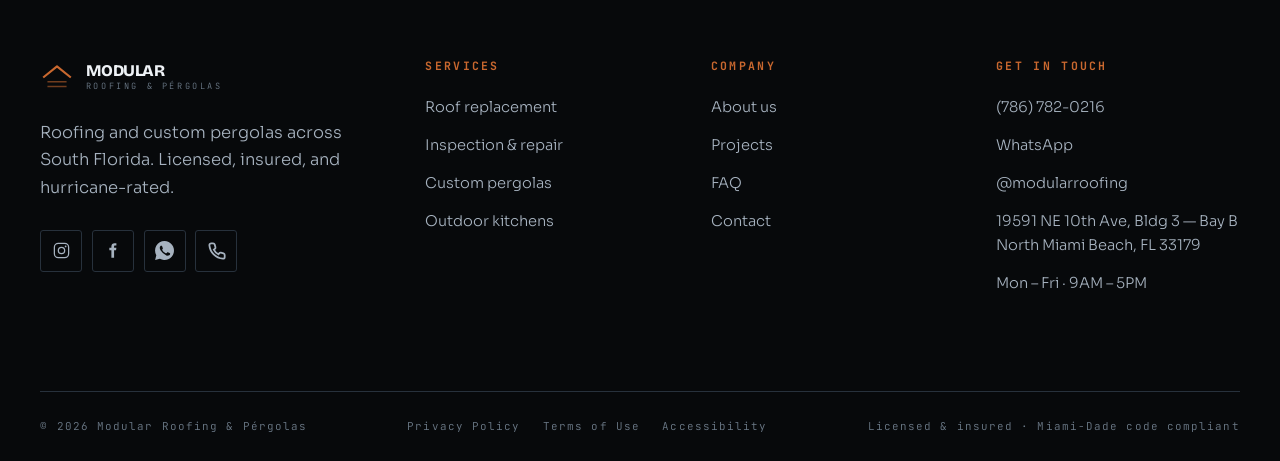
<file: nosotros.html>
<!DOCTYPE html>
<html lang="es">
<head>
<meta charset="UTF-8">
<meta name="viewport" content="width=device-width, initial-scale=1, viewport-fit=cover">
<title>Nosotros | Modular Roofing y Pérgolas | North Miami Beach</title>
<meta name="description" content="Graciela Silvina López supervisa personalmente cada proyecto. Showroom en North Miami Beach, licenciados y asegurados, cumplimiento de código Miami-Dade.">
<meta name="theme-color" content="#0D1116">
<link rel="canonical" href="https://modular-roofing.com/nosotros.html">

<meta property="og:type" content="website">
<meta property="og:title" content="Nosotros | Modular Roofing y Pérgolas | North Miami Beach">
<meta property="og:description" content="Graciela Silvina López supervisa personalmente cada proyecto. Showroom en North Miami Beach, licenciados y asegurados, cumplimiento de código Miami-Dade.">
<meta property="og:image" content="images/proj-pergola-bioclimatica.jpg">
<meta property="og:locale" content="es_US">
<meta property="og:locale:alternate" content="en_US">

<link rel="preconnect" href="https://fonts.googleapis.com">
<link rel="preconnect" href="https://fonts.gstatic.com" crossorigin>
<link href="https://fonts.googleapis.com/css2?family=Bricolage+Grotesque:opsz,wght@12..96,600;12..96,700;12..96,800&family=JetBrains+Mono:wght@400;500;600&family=Sora:wght@200;300;400;600&display=swap" rel="stylesheet">
<link rel="stylesheet" href="assets/site.css">
<link rel="stylesheet" href="assets/pages.css">
<link rel="icon" href="data:image/svg+xml,%3Csvg xmlns='http://www.w3.org/2000/svg' viewBox='0 0 32 32'%3E%3Crect width='32' height='32' fill='%230D1116'/%3E%3Cpath d='M4 17L16 7l12 10' stroke='%23C9682F' stroke-width='2.4' fill='none' stroke-linejoin='round'/%3E%3Cpath d='M8 20h16M8 24h16' stroke='%234F94C4' stroke-width='1.6'/%3E%3C/svg%3E">

<script type="importmap">
{ "imports": {
    "three": "https://unpkg.com/three@0.160.0/build/three.module.js",
    "three/addons/": "https://unpkg.com/three@0.160.0/examples/jsm/"
} }
</script>

</head>
<body>

<a class="skip" href="#main" data-en="Skip to content">Saltar al contenido</a>

<!-- Cortina de transición entre páginas -->
<div class="curtain" aria-hidden="true">
  <div class="curtain__p"></div><div class="curtain__p"></div><div class="curtain__p"></div>
  <div class="curtain__p"></div><div class="curtain__p"></div>
  <div class="curtain__mark">
    <svg viewBox="0 0 32 32" fill="none" stroke="currentColor" stroke-width="2"><path d="M4 17L16 7l12 10" stroke-linejoin="round"/></svg>
  </div>
</div>

<!-- ============================ HEADER ============================ -->
<header class="hdr">
  <div class="hdr__in">
    <a class="brand" href="index.html" aria-label="Modular Roofing y Pérgolas — inicio">
      <svg class="brand__glyph" viewBox="0 0 32 32" fill="none" stroke="currentColor" stroke-width="2" aria-hidden="true">
        <path d="M3 16.5L16 6l13 10.5" stroke-linejoin="round"/>
        <path d="M7 20.5h18M7 25h18" stroke-width="1.4" opacity=".55"/>
      </svg>
      <span class="brand__txt">
        <span class="brand__name">MODULAR</span>
        <span class="brand__sub">Roofing &amp; Pérgolas</span>
      </span>
    </a>

    <nav class="nav" aria-label="Principal">
      <a class="nav__a" href="index.html" data-en="Home">Inicio</a>
      <a class="nav__a" href="techos.html" data-en="Roofing">Techos</a>
      <a class="nav__a" href="pergolas.html" data-en="Pergolas">Pérgolas</a>
      <a class="nav__a" href="proyectos.html" data-en="Projects">Proyectos</a>
      <a class="nav__a" href="nosotros.html" aria-current="page" data-en="About">Nosotros</a>
      <a class="nav__a" href="contacto.html" data-en="Contact">Contacto</a>
    </nav>

    <div class="hdr__side">
      <div class="lang" role="group" aria-label="Idioma / Language">
        <button class="lang__b" data-lang="es" aria-pressed="true">ES</button>
        <button class="lang__b" data-lang="en" aria-pressed="false">EN</button>
      </div>
      <a class="btn" href="contacto.html">
        <span data-en="Free estimate">Estimado gratis</span>
        <svg class="btn__arrow" width="13" height="9" viewBox="0 0 13 9" fill="none" stroke="currentColor" stroke-width="1.6" aria-hidden="true"><path d="M0 4.5h11M7.5 1l3.5 3.5L7.5 8"/></svg>
      </a>
      <button class="burger" aria-expanded="false" aria-controls="sheet" aria-label="Menú" data-en-aria-label="Menu">
        <span></span><span></span><span></span>
      </button>
    </div>
  </div>
</header>

<!-- Menú móvil -->
<div class="sheet" id="sheet" data-open="false">
  <nav class="sheet__nav" aria-label="Móvil">
    <a class="sheet__a" href="index.html"><span class="idx">01</span><span data-en="Home">Inicio</span></a>
    <a class="sheet__a" href="techos.html"><span class="idx">02</span><span data-en="Roofing">Techos</span></a>
    <a class="sheet__a" href="pergolas.html"><span class="idx">03</span><span data-en="Pergolas">Pérgolas</span></a>
    <a class="sheet__a" href="proyectos.html"><span class="idx">04</span><span data-en="Projects">Proyectos</span></a>
    <a class="sheet__a" href="nosotros.html" aria-current="page"><span class="idx">05</span><span data-en="About">Nosotros</span></a>
    <a class="sheet__a" href="contacto.html"><span class="idx">06</span><span data-en="Contact">Contacto</span></a>
  </nav>
  <div class="sheet__foot">
    <a class="btn btn--wa" href="https://wa.me/17867820216" target="_blank" rel="noopener">WhatsApp</a>
    <a class="btn btn--ghost" href="tel:+17867820216">786 782 0216</a>
    <div class="social" style="width:100%; margin-top:.6rem">
      <a class="social__a" href="https://www.instagram.com/modularroofing/" target="_blank" rel="noopener" aria-label="Instagram">
        <svg viewBox="0 0 24 24" fill="none" stroke="currentColor" stroke-width="1.6" aria-hidden="true"><rect x="3" y="3" width="18" height="18" rx="5"/><circle cx="12" cy="12" r="4"/><circle cx="17.2" cy="6.8" r="1.1" fill="currentColor" stroke="none"/></svg>
      </a>
      <a class="social__a" href="https://www.facebook.com/1053084341213840" target="_blank" rel="noopener" aria-label="Facebook">
        <svg viewBox="0 0 24 24" fill="currentColor" aria-hidden="true"><path d="M14 8.5V6.9c0-.8.2-1.2 1.4-1.2h1.5V2.8c-.3 0-1.2-.1-2.3-.1-2.4 0-4 1.4-4 4.1v1.7H8v3.1h2.6V21H14v-9.4h2.5l.4-3.1H14z"/></svg>
      </a>
    </div>
  </div>
</div>

<main id="main">

  <!-- ============================ CABECERA ============================ -->
  <section class="page-head">
    <div class="shell page-head__in">
      <nav class="crumbs" aria-label="Ruta">
        <a href="index.html" data-en="Home">Inicio</a><span>/</span><span data-en="About">Nosotros</span>
      </nav>
      <h1 data-reveal>
        <span data-en="A contractor who">Un contratista que</span>
        <span class="mark" data-en="picks up the phone.">contesta el teléfono.</span>
      </h1>
      <p class="lead" data-reveal style="--rv-d:120ms" data-en="Modular Roofing &amp; Pergolas is a South Florida company built on a simple idea: the person responsible for the work should be the person you can reach.">
        Modular Roofing y Pérgolas es una empresa del sur de la Florida construida sobre una idea simple: la persona responsable del trabajo debería ser la persona a la que puedes localizar.
      </p>
    </div>
  </section>

  <!-- ============================ GRACIELA ============================ -->
  <section style="padding-bottom:var(--bay)">
    <div class="shell duo">
      <figure class="duo__img" data-reveal="left">
        <img src="images/equipo-1.jpg" alt="Equipo de Modular Roofing en obra" data-en-alt="Modular Roofing crew on site" loading="lazy">
      </figure>
      <div data-reveal>
        <p class="tag" data-en="Leadership">Dirección</p>
        <h2 style="margin-top:1.4rem">Graciela Silvina López</h2>
        <p class="lead" style="margin-top:1.4rem" data-en="Graciela personally oversees every project — from the first measurement to the final walkthrough. She's the one who tells you when your roof can wait another season, and the one who tells you when it can't.">
          Graciela supervisa personalmente cada proyecto — desde la primera medición hasta el recorrido final. Es la que te dice cuándo tu techo aguanta otra temporada, y la que te dice cuándo no.
        </p>
        <p class="dim" style="margin-top:1.2rem; max-width:var(--measure)" data-en="That matters more than it sounds. In this industry it's normal to talk to a salesperson, then never see them again once the crew shows up. Here there's one person accountable for the whole thing, and she knows your name.">
          Eso importa más de lo que suena. En esta industria es normal hablar con un vendedor y no volver a verlo nunca una vez que llega la cuadrilla. Aquí hay una sola persona responsable de todo, y se sabe tu nombre.
        </p>
        <div class="hero__cta" style="margin-top:2.2rem">
          <a class="btn btn--wa" href="https://wa.me/17867820216" target="_blank" rel="noopener">
            <span data-en="Message us directly">Escríbenos directo</span>
          </a>
        </div>
      </div>
    </div>
  </section>

  <!-- ============================ PRINCIPIOS ============================ -->
  <section class="bay" style="border-block:1px solid var(--line); background:linear-gradient(180deg,var(--void),var(--graphite))">
    <div class="shell">
      <div class="sec-head">
        <div>
          <p class="tag" data-reveal data-en="How we work">Cómo trabajamos</p>
          <h2 class="sec-head__title" data-reveal style="--rv-d:80ms">
            <span data-en="Four rules we">Cuatro reglas que</span><br>
            <span class="outline" data-en="don't break.">no rompemos.</span>
          </h2>
        </div>
      </div>
      <div class="grid grid--2" data-stagger="110">
        <article class="plate" data-reveal>
          <span class="plate__corner"></span><span class="plate__corner"></span><span class="plate__corner"></span><span class="plate__corner"></span>
          <span class="idx">01</span>
          <h3 style="margin:1rem 0 .8rem" data-en="We tell you what you need, not what's expensive.">Te decimos lo que necesitas, no lo que es caro.</h3>
          <p class="dim" data-en="If a repair solves it, we'll say so — even though a replacement pays us more. A customer who trusts us is worth more than one invoice.">
            Si una reparación lo resuelve, lo decimos — aunque un reemplazo nos pague más. Un cliente que confía vale más que una factura.
          </p>
        </article>
        <article class="plate" data-reveal>
          <span class="plate__corner"></span><span class="plate__corner"></span><span class="plate__corner"></span><span class="plate__corner"></span>
          <span class="idx">02</span>
          <h3 style="margin:1rem 0 .8rem" data-en="Everything in writing, before anything starts.">Todo por escrito, antes de empezar nada.</h3>
          <p class="dim" data-en="Materials, price, and timeline on paper. If something changes mid-project, you hear it from us first — not on the final invoice.">
            Materiales, precio y tiempos en papel. Si algo cambia a mitad del proyecto, te enteras por nosotros primero — no en la factura final.
          </p>
        </article>
        <article class="plate" data-reveal>
          <span class="plate__corner"></span><span class="plate__corner"></span><span class="plate__corner"></span><span class="plate__corner"></span>
          <span class="idx">03</span>
          <h3 style="margin:1rem 0 .8rem" data-en="Miami-Dade code is the floor, not the goal.">El código de Miami-Dade es el piso, no la meta.</h3>
          <p class="dim" data-en="The strictest building code in the country is where we start. Hurricane-rated materials on every install, no exceptions and no shortcuts on the parts nobody sees.">
            El código de construcción más estricto del país es donde empezamos. Materiales anti-huracán en cada instalación, sin excepciones ni atajos en las partes que nadie ve.
          </p>
        </article>
        <article class="plate" data-reveal>
          <span class="plate__corner"></span><span class="plate__corner"></span><span class="plate__corner"></span><span class="plate__corner"></span>
          <span class="idx">04</span>
          <h3 style="margin:1rem 0 .8rem" data-en="We leave the property clean. Every day.">Dejamos la propiedad limpia. Todos los días.</h3>
          <p class="dim" data-en="Roofing is a messy trade. Your driveway, your plants, and your pool don't have to pay for it — we protect them and we sweep before we leave.">
            El techado es un oficio sucio. Tu driveway, tus plantas y tu piscina no tienen por qué pagarlo — los protegemos y barremos antes de irnos.
          </p>
        </article>
      </div>
    </div>
  </section>

  <!-- ============================ SHOWROOM ============================ -->
  <section class="bay">
    <div class="shell duo duo--flip">
      <figure class="duo__img" data-reveal="scale">
        <img src="images/proj-pergola-louvers.jpg" alt="Pérgola exhibida en showroom" data-en-alt="Pergola on display at the showroom" loading="lazy">
      </figure>
      <div data-reveal>
        <p class="tag" data-en="Visit us">Visítanos</p>
        <h2 style="margin-top:1.4rem">
          <span data-en="Touch it before">Tócala antes</span><br>
          <span class="mark" data-en="you buy it.">de comprarla.</span>
        </h2>
        <p class="lead" style="margin-top:1.4rem" data-en="We have a showroom in North Miami Beach. Come see the louvers move, feel the difference between finishes, and compare an insulated panel against a decorative frame with your own hands. Photos don't do it.">
          Tenemos showroom en North Miami Beach. Ven a ver las lamas moverse, siente la diferencia entre acabados y compara un panel insulado contra una estructura decorativa con tus propias manos. Las fotos no alcanzan.
        </p>
        <div class="info" style="margin-top:2rem">
          <div class="info__i">
            <svg class="info__ico" viewBox="0 0 24 24" fill="none" stroke="currentColor" stroke-width="1.5" aria-hidden="true"><path d="M12 21s7-6.3 7-11a7 7 0 1 0-14 0c0 4.7 7 11 7 11z"/><circle cx="12" cy="10" r="2.5"/></svg>
            <div>
              <p class="info__h" data-en="Showroom">Showroom</p>
              <span class="info__v">19591 NE 10th Ave<br>Building 3 — Bay B<br>North Miami Beach, FL 33179</span>
            </div>
          </div>
          <div class="info__i">
            <svg class="info__ico" viewBox="0 0 24 24" fill="none" stroke="currentColor" stroke-width="1.5" aria-hidden="true"><circle cx="12" cy="12" r="9"/><path d="M12 7v5l3.5 2" stroke-linecap="round"/></svg>
            <div>
              <p class="info__h" data-en="Hours">Horario</p>
              <span class="info__v" data-en="Monday – Friday<br>9:00 AM – 5:00 PM">Lunes – Viernes<br>9:00 AM – 5:00 PM</span>
            </div>
          </div>
        </div>
        <p class="note" style="margin-top:1.6rem" data-en="We recommend booking ahead on WhatsApp so someone is available to walk you through it.">
          Recomendamos agendar antes por WhatsApp para que haya alguien disponible para atenderte.
        </p>
      </div>
    </div>
  </section>

  <!-- ============================ CIFRAS ============================ -->
  <section class="bay stats-bay">
    <div class="shell">
      <div class="grid grid--4" data-stagger="100">
        <div class="stat" data-reveal>
          <span class="stat__n"><span data-count="3">0</span></span>
          <span class="stat__l" data-en="Counties served">Condados atendidos</span>
        </div>
        <div class="stat" data-reveal>
          <span class="stat__n"><span data-count="20">0</span></span>
          <span class="stat__l" data-en="Cities covered">Ciudades cubiertas</span>
        </div>
        <div class="stat" data-reveal>
          <span class="stat__n"><span data-count="2">0</span></span>
          <span class="stat__l" data-en="Languages spoken">Idiomas</span>
        </div>
        <div class="stat" data-reveal>
          <span class="stat__n"><span data-count="1">0</span></span>
          <span class="stat__l" data-en="Person accountable">Persona responsable</span>
        </div>
      </div>
    </div>
  </section>

  <!-- ============================ REFERIDOS ============================ -->
  <section class="bay">
    <div class="shell">
      <div class="plate" data-reveal style="text-align:center; padding-block:clamp(2.5rem,1.5rem+4vw,4.5rem)">
        <span class="plate__corner"></span><span class="plate__corner"></span><span class="plate__corner"></span><span class="plate__corner"></span>
        <p class="tag" style="justify-content:center" data-en="Referral program">Programa de referidos</p>
        <h2 style="margin:1.6rem auto 1.4rem; max-width:16ch">
          <span data-en="$100 cash.">$100 en efectivo.</span> <span class="mark" data-en="Every time.">Cada vez.</span>
        </h2>
        <p class="lead" style="margin-inline:auto" data-en="Refer someone who ends up getting a roof done with us and you get $100 — no limit, no fine print. Just make sure they mention your name when they call.">
          Refiere a alguien que termine haciéndose el techo con nosotros y recibes $100 — sin límite, sin letra chica. Solo asegúrate de que mencione tu nombre cuando llame.
        </p>
        <div class="cta__btns" style="margin-top:2.2rem">
          <a class="btn btn--wa" href="https://wa.me/17867820216" target="_blank" rel="noopener">
            <span data-en="Refer someone">Referir a alguien</span>
          </a>
        </div>
      </div>
    </div>
  </section>

  <!-- ============================ CTA ============================ -->
  <section class="cta">
    <div class="shell cta__in">
      <p class="tag" data-reveal data-en="Next step">Siguiente paso</p>
      <h2 class="cta__h" data-reveal style="--rv-d:80ms">
        <span class="rise"><span data-en="Talk to a person,">Habla con una persona,</span></span>
        <span class="rise"><span class="mark" data-en="not a call center.">no con un call center.</span></span>
      </h2>
      <div class="cta__btns" data-reveal style="--rv-d:200ms">
        <a class="btn" href="contacto.html">
          <span data-en="Free estimate">Estimado gratis</span>
          <svg class="btn__arrow" width="13" height="9" viewBox="0 0 13 9" fill="none" stroke="currentColor" stroke-width="1.6" aria-hidden="true"><path d="M0 4.5h11M7.5 1l3.5 3.5L7.5 8"/></svg>
        </a>
        <a class="btn btn--wa" href="https://wa.me/17867820216" target="_blank" rel="noopener">WhatsApp</a>
        <a class="btn btn--ghost" href="tel:+17867820216">786 782 0216</a>
      </div>
    </div>
  </section>

</main>

<!-- ============================ FOOTER ============================ -->
<footer class="ftr">
  <div class="shell">
    <div class="ftr__top">
      <div>
        <a class="brand" href="index.html">
          <svg class="brand__glyph" viewBox="0 0 32 32" fill="none" stroke="currentColor" stroke-width="2" aria-hidden="true">
            <path d="M3 16.5L16 6l13 10.5" stroke-linejoin="round"/>
            <path d="M7 20.5h18M7 25h18" stroke-width="1.4" opacity=".55"/>
          </svg>
          <span class="brand__txt">
            <span class="brand__name">MODULAR</span>
            <span class="brand__sub">Roofing &amp; Pérgolas</span>
          </span>
        </a>
        <p class="dim" style="margin-top:1.6rem; max-width:34ch" data-en="Roofing and custom pergolas across South Florida. Licensed, insured, and hurricane-rated.">
          Techos y pérgolas a medida en el sur de la Florida. Licenciados, asegurados y anti-huracán.
        </p>
        <div class="social" style="margin-top:1.8rem">
          <a class="social__a" href="https://www.instagram.com/modularroofing/" target="_blank" rel="noopener" aria-label="Instagram">
            <svg viewBox="0 0 24 24" fill="none" stroke="currentColor" stroke-width="1.6" aria-hidden="true"><rect x="3" y="3" width="18" height="18" rx="5"/><circle cx="12" cy="12" r="4"/><circle cx="17.2" cy="6.8" r="1.1" fill="currentColor" stroke="none"/></svg>
          </a>
          <a class="social__a" href="https://www.facebook.com/1053084341213840" target="_blank" rel="noopener" aria-label="Facebook">
            <svg viewBox="0 0 24 24" fill="currentColor" aria-hidden="true"><path d="M14 8.5V6.9c0-.8.2-1.2 1.4-1.2h1.5V2.8c-.3 0-1.2-.1-2.3-.1-2.4 0-4 1.4-4 4.1v1.7H8v3.1h2.6V21H14v-9.4h2.5l.4-3.1H14z"/></svg>
          </a>
          <a class="social__a social__a--wa" href="https://wa.me/17867820216" target="_blank" rel="noopener" aria-label="WhatsApp">
            <svg viewBox="0 0 16 16" fill="currentColor" aria-hidden="true"><path d="M8 0a8 8 0 0 0-6.9 12l-1 3.9L4.1 15A8 8 0 1 0 8 0zm4.6 11.3c-.2.6-1.1 1-1.5 1-.4.1-.9.1-1.5-.1a12 12 0 0 1-4.8-4.3C4.2 7 4 6.2 4 5.6c0-.6.3-1 .5-1.2.2-.2.4-.3.6-.3h.4c.2 0 .3 0 .5.4l.6 1.5c.1.1.1.3 0 .4l-.2.4-.3.3c-.1.1-.2.2-.1.4.2.3.7 1.1 1.4 1.7.9.8 1.6 1 1.9 1.2.2 0 .3 0 .4-.1l.7-.8c.1-.2.3-.1.4-.1l1.5.7c.2.1.3.2.4.3v.9z"/></svg>
          </a>
          <a class="social__a" href="tel:+17867820216" aria-label="Teléfono" data-en-aria-label="Phone">
            <svg viewBox="0 0 16 16" fill="none" stroke="currentColor" stroke-width="1.5" aria-hidden="true"><path d="M2 3.5C2 2.7 2.7 2 3.5 2h1.7c.6 0 1.1.4 1.3 1l.6 2.2c.1.5 0 1-.4 1.3l-1 .8a9 9 0 0 0 3.9 3.9l.8-1c.3-.4.8-.5 1.3-.4l2.2.6c.6.2 1 .7 1 1.3v1.7c0 .8-.7 1.5-1.5 1.5A12.5 12.5 0 0 1 2 3.5z"/></svg>
          </a>
        </div>
      </div>

      <div>
        <h3 class="ftr__h" data-en="Services">Servicios</h3>
        <div class="ftr__l">
          <a href="techos.html" data-en="Roof replacement">Reemplazo de techo</a>
          <a href="techos.html#inspeccion" data-en="Inspection &amp; repair">Inspección y reparación</a>
          <a href="pergolas.html" data-en="Custom pergolas">Pérgolas a medida</a>
          <a href="pergolas.html#tipos" data-en="Outdoor kitchens">Cocinas exteriores</a>
        </div>
      </div>

      <div>
        <h3 class="ftr__h" data-en="Company">Empresa</h3>
        <div class="ftr__l">
          <a href="nosotros.html" data-en="About us">Nosotros</a>
          <a href="proyectos.html" data-en="Projects">Proyectos</a>
          <a href="index.html#faq">FAQ</a>
          <a href="contacto.html" data-en="Contact">Contacto</a>
        </div>
      </div>

      <div>
        <h3 class="ftr__h" data-en="Get in touch">Contacto</h3>
        <div class="ftr__l">
          <a href="tel:+17867820216">(786) 782-0216</a>
          <a href="https://wa.me/17867820216" target="_blank" rel="noopener">WhatsApp</a>
          <a href="https://www.instagram.com/modularroofing/" target="_blank" rel="noopener">@modularroofing</a>
          <span>19591 NE 10th Ave, Bldg 3 — Bay B<br>North Miami Beach, FL 33179</span>
          <span data-en="Mon – Fri · 9AM – 5PM">Lun – Vie · 9AM – 5PM</span>
        </div>
      </div>
    </div>

    <div class="ftr__bot">
      <span>© <span id="yr">2026</span> Modular Roofing &amp; Pérgolas</span>
      <nav class="ftr__legal" aria-label="Legal">
        <a href="privacidad.html" data-en="Privacy Policy">Política de Privacidad</a>
        <a href="terminos.html" data-en="Terms of Use">Términos de Uso</a>
        <a href="terminos.html#t11" data-en="Accessibility">Accesibilidad</a>
      </nav>
      <span data-en="Licensed &amp; insured · Miami-Dade code compliant">Licenciados y asegurados · Cumple código Miami-Dade</span>
    </div>
  </div>
</footer>

<!-- Barra de acción móvil -->
<nav class="dock" data-show="false" aria-label="Acciones rápidas">
  <a class="dock__b" href="tel:+17867820216">
    <svg width="15" height="15" viewBox="0 0 16 16" fill="none" stroke="currentColor" stroke-width="1.5" aria-hidden="true"><path d="M2 3.5C2 2.7 2.7 2 3.5 2h1.7c.6 0 1.1.4 1.3 1l.6 2.2c.1.5 0 1-.4 1.3l-1 .8a9 9 0 0 0 3.9 3.9l.8-1c.3-.4.8-.5 1.3-.4l2.2.6c.6.2 1 .7 1 1.3v1.7c0 .8-.7 1.5-1.5 1.5A12.5 12.5 0 0 1 2 3.5z"/></svg>
    <span data-en="Call">Llamar</span>
  </a>
  <a class="dock__b dock__b--wa" href="https://wa.me/17867820216" target="_blank" rel="noopener">
    <svg width="15" height="15" viewBox="0 0 16 16" fill="currentColor" aria-hidden="true"><path d="M8 0a8 8 0 0 0-6.9 12l-1 3.9L4.1 15A8 8 0 1 0 8 0zm4.6 11.3c-.2.6-1.1 1-1.5 1-.4.1-.9.1-1.5-.1a12 12 0 0 1-4.8-4.3C4.2 7 4 6.2 4 5.6c0-.6.3-1 .5-1.2.2-.2.4-.3.6-.3h.4c.2 0 .3 0 .5.4l.6 1.5c.1.1.1.3 0 .4l-.2.4-.3.3c-.1.1-.2.2-.1.4.2.3.7 1.1 1.4 1.7.9.8 1.6 1 1.9 1.2.2 0 .3 0 .4-.1l.7-.8c.1-.2.3-.1.4-.1l1.5.7c.2.1.3.2.4.3v.9z"/></svg>
    <span>WhatsApp</span>
  </a>
</nav>

<a class="wa-fab" href="https://wa.me/17867820216" target="_blank" rel="noopener" aria-label="Escríbenos por WhatsApp" data-en-aria-label="Message us on WhatsApp">
  <svg width="26" height="26" viewBox="0 0 16 16" fill="currentColor" aria-hidden="true"><path d="M8 0a8 8 0 0 0-6.9 12l-1 3.9L4.1 15A8 8 0 1 0 8 0zm4.6 11.3c-.2.6-1.1 1-1.5 1-.4.1-.9.1-1.5-.1a12 12 0 0 1-4.8-4.3C4.2 7 4 6.2 4 5.6c0-.6.3-1 .5-1.2.2-.2.4-.3.6-.3h.4c.2 0 .3 0 .5.4l.6 1.5c.1.1.1.3 0 .4l-.2.4-.3.3c-.1.1-.2.2-.1.4.2.3.7 1.1 1.4 1.7.9.8 1.6 1 1.9 1.2.2 0 .3 0 .4-.1l.7-.8c.1-.2.3-.1.4-.1l1.5.7c.2.1.3.2.4.3v.9z"/></svg>
</a>

<!-- Aviso de cookies / recursos externos -->
<aside class="cookie" data-cookie data-show="false" role="region" aria-label="Aviso de privacidad" data-en-aria-label="Privacy notice">
  <p class="cookie__t" data-en="Privacy notice">Aviso de privacidad</p>
  <p data-en="This site sets no advertising or analytics cookies. It stores only your language preference, and loads fonts and the 3D library from external providers, which receive your IP address. See our <a href=&quot;privacidad.html&quot;>Privacy Policy</a>.">
    Este sitio no usa cookies de publicidad ni de analítica. Solo guarda tu preferencia de idioma, y carga las tipografías y la librería 3D desde proveedores externos, que reciben tu dirección IP. Consulta nuestra <a href="privacidad.html">Política de Privacidad</a>.
  </p>
  <div class="cookie__btns">
    <button class="btn" data-cookie-ok data-en="Got it">Entendido</button>
    <a class="btn btn--ghost" href="privacidad.html" data-en="Read policy">Leer política</a>
  </div>
</aside>

<script src="assets/site.js"></script>
<script>
  // Three.js pesa ~600 KB: solo se carga en las páginas que tienen un lienzo 3D.
  // El router intercambia <main>, así que también comprobamos tras cada navegación.
  (() => {
    let loaded = false;
    const maybeLoad = () => {
      if (loaded || !document.querySelector("[data-scene]")) return;
      loaded = true;
      const s = document.createElement("script");
      s.type = "module";
      s.src = "assets/three-scenes.js";
      document.body.appendChild(s);
    };
    document.addEventListener("mrp:page", maybeLoad);
    maybeLoad();
  })();
  document.getElementById("yr").textContent = new Date().getFullYear();
</script>
</body>
</html>
</file>
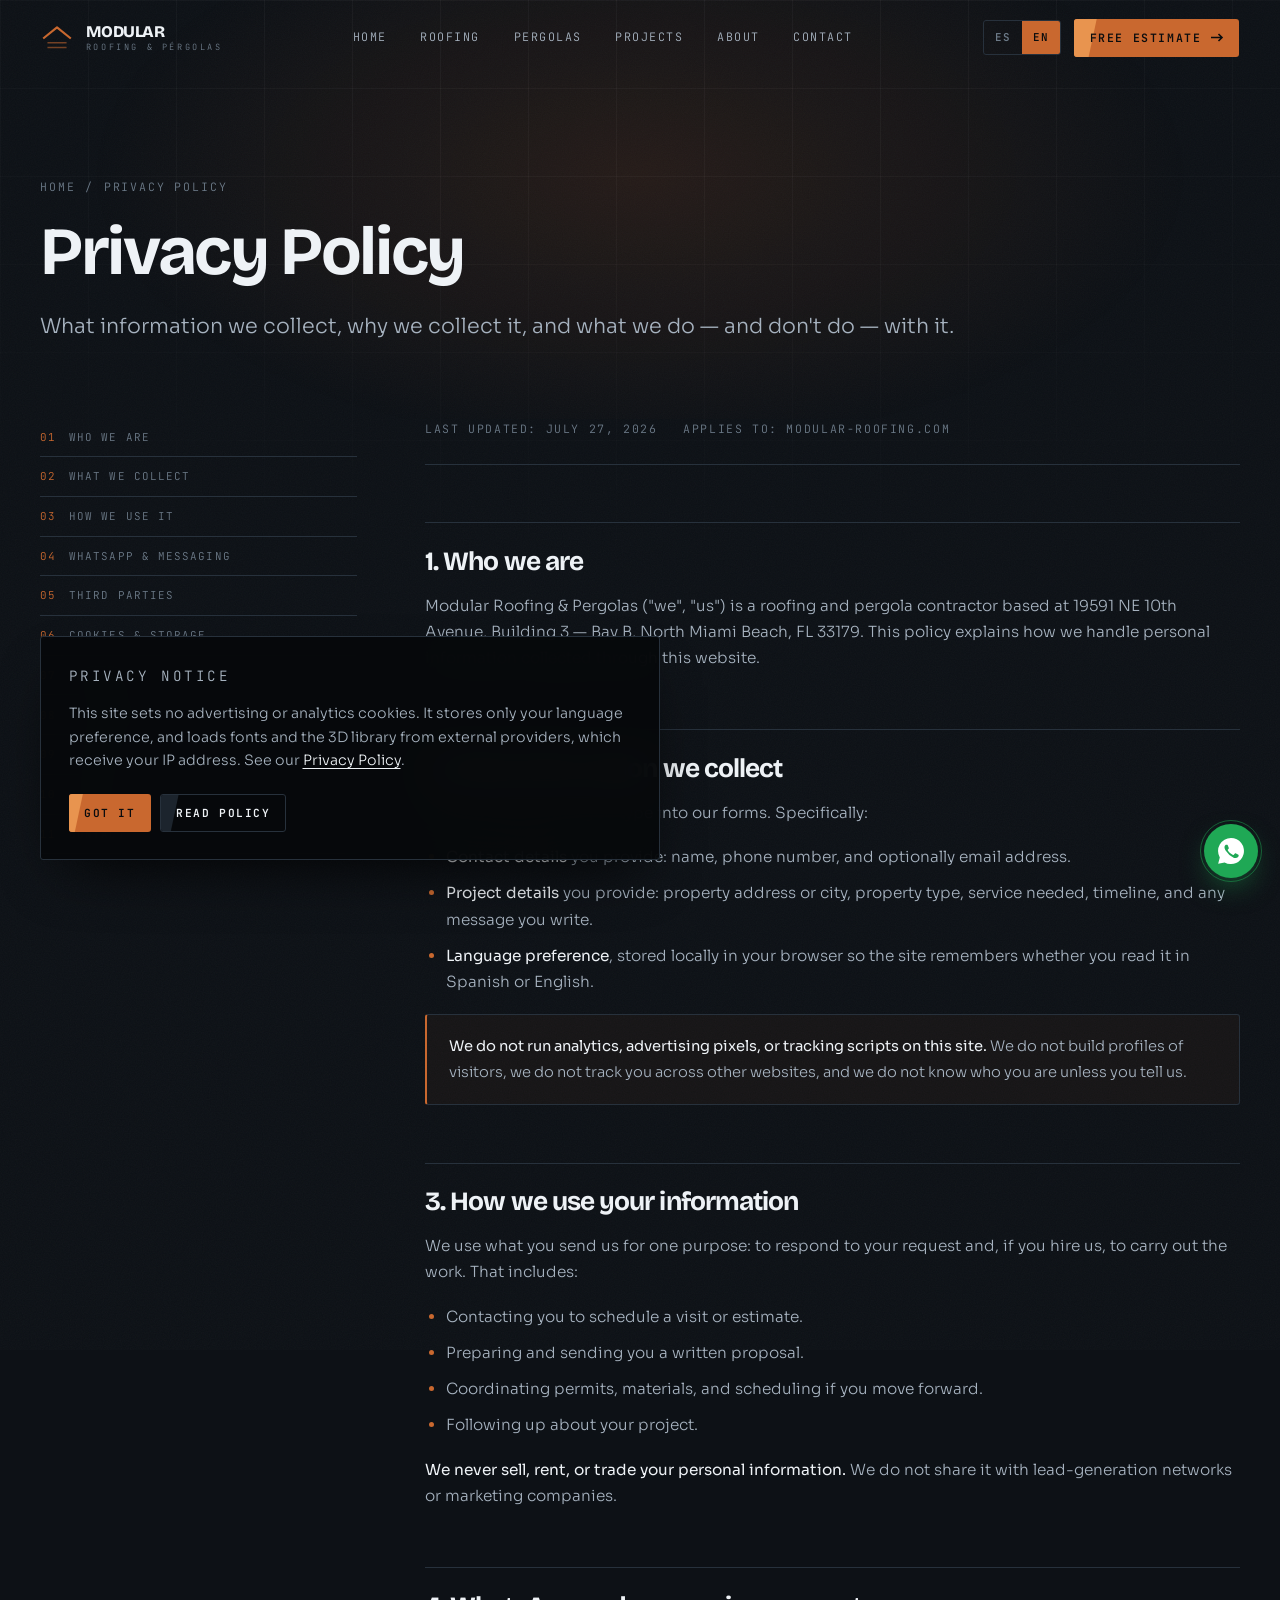
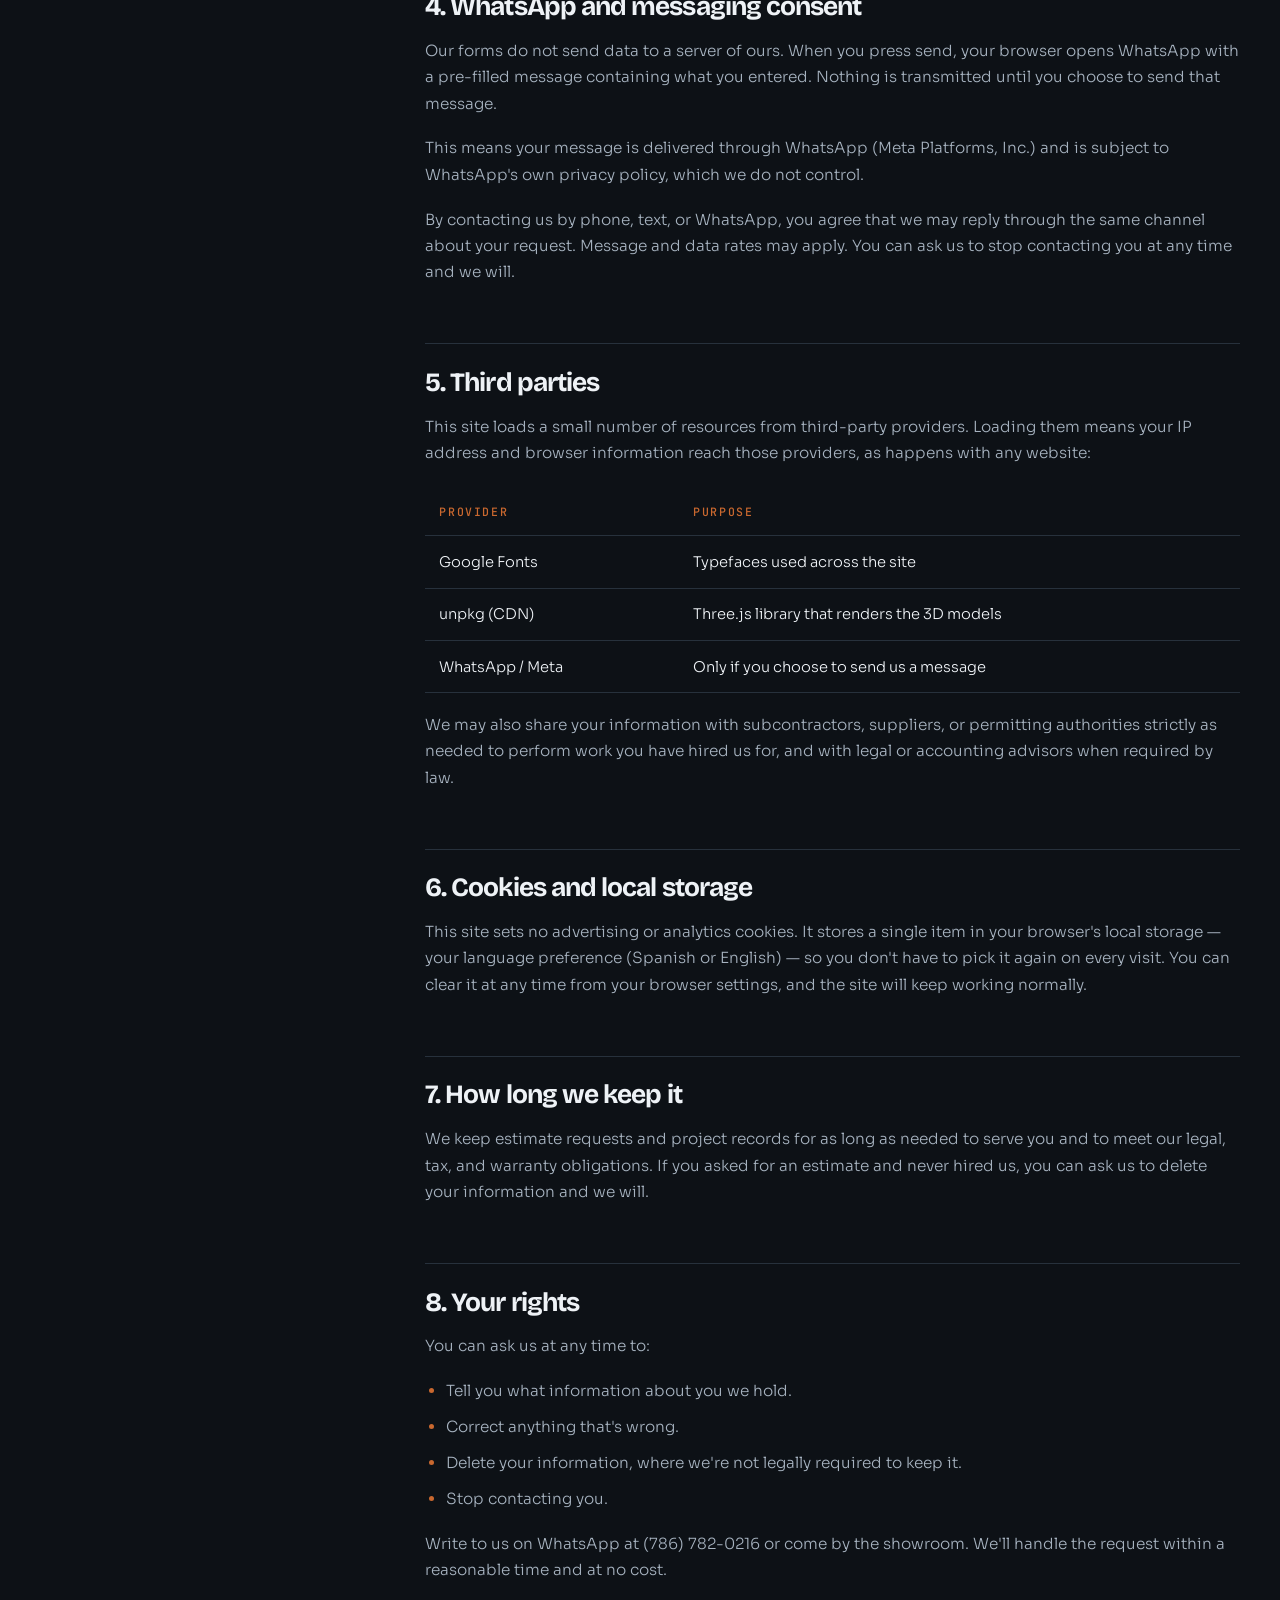
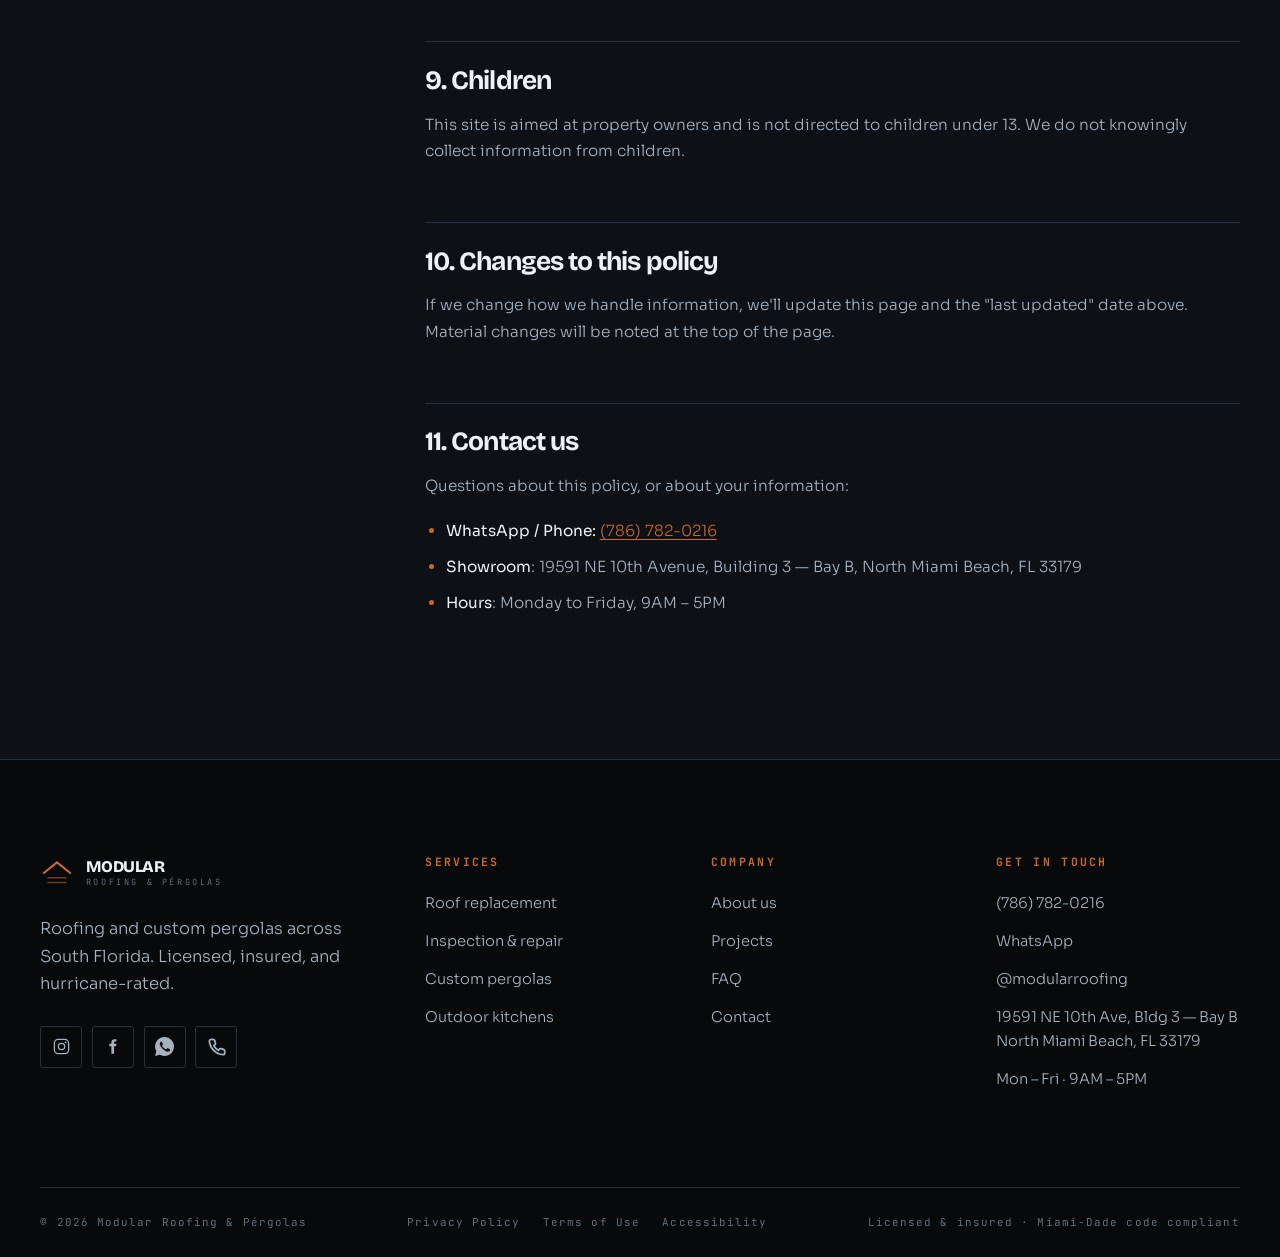
<file: privacidad.html>
<!DOCTYPE html>
<html lang="es">
<head>
<meta charset="UTF-8">
<meta name="viewport" content="width=device-width, initial-scale=1, viewport-fit=cover">
<title>Política de Privacidad | Modular Roofing y Pérgolas</title>
<meta name="description" content="Qué información recogemos, cómo la usamos y tus derechos. Sin analítica, sin píxeles publicitarios y sin venta de datos.">
<meta name="theme-color" content="#0D1116">
<link rel="canonical" href="https://modular-roofing.com/privacidad.html">

<meta property="og:type" content="website">
<meta property="og:title" content="Política de Privacidad | Modular Roofing y Pérgolas">
<meta property="og:description" content="Qué información recogemos, cómo la usamos y tus derechos. Sin analítica, sin píxeles publicitarios y sin venta de datos.">
<meta property="og:image" content="images/proj-pergola-bioclimatica.jpg">
<meta property="og:locale" content="es_US">
<meta property="og:locale:alternate" content="en_US">

<link rel="preconnect" href="https://fonts.googleapis.com">
<link rel="preconnect" href="https://fonts.gstatic.com" crossorigin>
<link href="https://fonts.googleapis.com/css2?family=Bricolage+Grotesque:opsz,wght@12..96,600;12..96,700;12..96,800&family=JetBrains+Mono:wght@400;500;600&family=Sora:wght@200;300;400;600&display=swap" rel="stylesheet">
<link rel="stylesheet" href="assets/site.css">
<link rel="stylesheet" href="assets/pages.css">
<link rel="icon" href="data:image/svg+xml,%3Csvg xmlns='http://www.w3.org/2000/svg' viewBox='0 0 32 32'%3E%3Crect width='32' height='32' fill='%230D1116'/%3E%3Cpath d='M4 17L16 7l12 10' stroke='%23C9682F' stroke-width='2.4' fill='none' stroke-linejoin='round'/%3E%3Cpath d='M8 20h16M8 24h16' stroke='%234F94C4' stroke-width='1.6'/%3E%3C/svg%3E">

<script type="importmap">
{ "imports": {
    "three": "https://unpkg.com/three@0.160.0/build/three.module.js",
    "three/addons/": "https://unpkg.com/three@0.160.0/examples/jsm/"
} }
</script>

</head>
<body>

<a class="skip" href="#main" data-en="Skip to content">Saltar al contenido</a>

<!-- Cortina de transición entre páginas -->
<div class="curtain" aria-hidden="true">
  <div class="curtain__p"></div><div class="curtain__p"></div><div class="curtain__p"></div>
  <div class="curtain__p"></div><div class="curtain__p"></div>
  <div class="curtain__mark">
    <svg viewBox="0 0 32 32" fill="none" stroke="currentColor" stroke-width="2"><path d="M4 17L16 7l12 10" stroke-linejoin="round"/></svg>
  </div>
</div>

<!-- ============================ HEADER ============================ -->
<header class="hdr">
  <div class="hdr__in">
    <a class="brand" href="index.html" aria-label="Modular Roofing y Pérgolas — inicio">
      <svg class="brand__glyph" viewBox="0 0 32 32" fill="none" stroke="currentColor" stroke-width="2" aria-hidden="true">
        <path d="M3 16.5L16 6l13 10.5" stroke-linejoin="round"/>
        <path d="M7 20.5h18M7 25h18" stroke-width="1.4" opacity=".55"/>
      </svg>
      <span class="brand__txt">
        <span class="brand__name">MODULAR</span>
        <span class="brand__sub">Roofing &amp; Pérgolas</span>
      </span>
    </a>

    <nav class="nav" aria-label="Principal">
      <a class="nav__a" href="index.html" data-en="Home">Inicio</a>
      <a class="nav__a" href="techos.html" data-en="Roofing">Techos</a>
      <a class="nav__a" href="pergolas.html" data-en="Pergolas">Pérgolas</a>
      <a class="nav__a" href="proyectos.html" data-en="Projects">Proyectos</a>
      <a class="nav__a" href="nosotros.html" data-en="About">Nosotros</a>
      <a class="nav__a" href="contacto.html" data-en="Contact">Contacto</a>
    </nav>

    <div class="hdr__side">
      <div class="lang" role="group" aria-label="Idioma / Language">
        <button class="lang__b" data-lang="es" aria-pressed="true">ES</button>
        <button class="lang__b" data-lang="en" aria-pressed="false">EN</button>
      </div>
      <a class="btn" href="contacto.html">
        <span data-en="Free estimate">Estimado gratis</span>
        <svg class="btn__arrow" width="13" height="9" viewBox="0 0 13 9" fill="none" stroke="currentColor" stroke-width="1.6" aria-hidden="true"><path d="M0 4.5h11M7.5 1l3.5 3.5L7.5 8"/></svg>
      </a>
      <button class="burger" aria-expanded="false" aria-controls="sheet" aria-label="Menú" data-en-aria-label="Menu">
        <span></span><span></span><span></span>
      </button>
    </div>
  </div>
</header>

<!-- Menú móvil -->
<div class="sheet" id="sheet" data-open="false">
  <nav class="sheet__nav" aria-label="Móvil">
    <a class="sheet__a" href="index.html"><span class="idx">01</span><span data-en="Home">Inicio</span></a>
    <a class="sheet__a" href="techos.html"><span class="idx">02</span><span data-en="Roofing">Techos</span></a>
    <a class="sheet__a" href="pergolas.html"><span class="idx">03</span><span data-en="Pergolas">Pérgolas</span></a>
    <a class="sheet__a" href="proyectos.html"><span class="idx">04</span><span data-en="Projects">Proyectos</span></a>
    <a class="sheet__a" href="nosotros.html"><span class="idx">05</span><span data-en="About">Nosotros</span></a>
    <a class="sheet__a" href="contacto.html"><span class="idx">06</span><span data-en="Contact">Contacto</span></a>
  </nav>
  <div class="sheet__foot">
    <a class="btn btn--wa" href="https://wa.me/17867820216" target="_blank" rel="noopener">WhatsApp</a>
    <a class="btn btn--ghost" href="tel:+17867820216">786 782 0216</a>
    <div class="social" style="width:100%; margin-top:.6rem">
      <a class="social__a" href="https://www.instagram.com/modularroofing/" target="_blank" rel="noopener" aria-label="Instagram">
        <svg viewBox="0 0 24 24" fill="none" stroke="currentColor" stroke-width="1.6" aria-hidden="true"><rect x="3" y="3" width="18" height="18" rx="5"/><circle cx="12" cy="12" r="4"/><circle cx="17.2" cy="6.8" r="1.1" fill="currentColor" stroke="none"/></svg>
      </a>
      <a class="social__a" href="https://www.facebook.com/1053084341213840" target="_blank" rel="noopener" aria-label="Facebook">
        <svg viewBox="0 0 24 24" fill="currentColor" aria-hidden="true"><path d="M14 8.5V6.9c0-.8.2-1.2 1.4-1.2h1.5V2.8c-.3 0-1.2-.1-2.3-.1-2.4 0-4 1.4-4 4.1v1.7H8v3.1h2.6V21H14v-9.4h2.5l.4-3.1H14z"/></svg>
      </a>
    </div>
  </div>
</div>

<main id="main">

  <section class="page-head">
    <div class="shell page-head__in">
      <nav class="crumbs" aria-label="Ruta">
        <a href="index.html" data-en="Home">Inicio</a><span>/</span><span data-en="Privacy Policy">Política de Privacidad</span>
      </nav>
      <h1 data-reveal data-en="Privacy Policy">Política de Privacidad</h1>
      <p class="lead" data-reveal style="--rv-d:120ms" data-en="What information we collect, why we collect it, and what we do — and don't do — with it.">
        Qué información recogemos, por qué la recogemos y qué hacemos — y qué no hacemos — con ella.
      </p>
    </div>
  </section>

  <section style="padding-bottom:var(--bay)">
    <div class="shell legal">

      <nav class="legal__toc" aria-label="Índice" data-en-aria-label="Table of contents" data-reveal>
        <ol>
          <li><a href="#p1" data-en="Who we are">Quiénes somos</a></li>
          <li><a href="#p2" data-en="What we collect">Qué recogemos</a></li>
          <li><a href="#p3" data-en="How we use it">Cómo la usamos</a></li>
          <li><a href="#p4" data-en="WhatsApp &amp; messaging">WhatsApp y mensajes</a></li>
          <li><a href="#p5" data-en="Third parties">Terceros</a></li>
          <li><a href="#p6" data-en="Cookies &amp; storage">Cookies y almacenamiento</a></li>
          <li><a href="#p7" data-en="Retention">Conservación</a></li>
          <li><a href="#p8" data-en="Your rights">Tus derechos</a></li>
          <li><a href="#p9" data-en="Children">Menores</a></li>
          <li><a href="#p10" data-en="Changes">Cambios</a></li>
          <li><a href="#p11" data-en="Contact">Contacto</a></li>
        </ol>
      </nav>

      <div class="prose" data-reveal>
        <div class="legal__meta">
          <span data-en="Last updated: July 27, 2026">Última actualización: 27 de julio de 2026</span>
          <span data-en="Applies to: modular-roofing.com">Aplica a: modular-roofing.com</span>
        </div>

        <h2 id="p1" data-en="1. Who we are">1. Quiénes somos</h2>
        <p data-en="Modular Roofing &amp; Pergolas (&quot;we&quot;, &quot;us&quot;) is a roofing and pergola contractor based at 19591 NE 10th Avenue, Building 3 — Bay B, North Miami Beach, FL 33179. This policy explains how we handle personal information collected through this website.">
          Modular Roofing y Pérgolas ("nosotros") es un contratista de techos y pérgolas con domicilio en 19591 NE 10th Avenue, Building 3 — Bay B, North Miami Beach, FL 33179. Esta política explica cómo manejamos la información personal recogida a través de este sitio web.
        </p>

        <h2 id="p2" data-en="2. What information we collect">2. Qué información recogemos</h2>
        <p data-en="We only collect what you type into our forms. Specifically:">Solo recogemos lo que tú escribes en nuestros formularios. En concreto:</p>
        <ul>
          <li data-en="<strong>Contact details</strong> you provide: name, phone number, and optionally email address.">
            <strong>Datos de contacto</strong> que nos das: nombre, teléfono y, opcionalmente, correo electrónico.
          </li>
          <li data-en="<strong>Project details</strong> you provide: property address or city, property type, service needed, timeline, and any message you write.">
            <strong>Datos del proyecto</strong> que nos das: dirección o ciudad de la propiedad, tipo de propiedad, servicio que necesitas, plazo y cualquier mensaje que escribas.
          </li>
          <li data-en="<strong>Language preference</strong>, stored locally in your browser so the site remembers whether you read it in Spanish or English.">
            <strong>Preferencia de idioma</strong>, guardada localmente en tu navegador para que el sitio recuerde si lo lees en español o en inglés.
          </li>
        </ul>
        <div class="callout">
          <p data-en="<strong>We do not run analytics, advertising pixels, or tracking scripts on this site.</strong> We do not build profiles of visitors, we do not track you across other websites, and we do not know who you are unless you tell us.">
            <strong>Este sitio no usa analítica, píxeles publicitarios ni scripts de rastreo.</strong> No construimos perfiles de visitantes, no te seguimos por otros sitios web y no sabemos quién eres a menos que tú nos lo digas.
          </p>
        </div>

        <h2 id="p3" data-en="3. How we use your information">3. Cómo usamos tu información</h2>
        <p data-en="We use what you send us for one purpose: to respond to your request and, if you hire us, to carry out the work. That includes:">
          Usamos lo que nos envías para un solo propósito: responder a tu solicitud y, si nos contratas, ejecutar el trabajo. Eso incluye:
        </p>
        <ul>
          <li data-en="Contacting you to schedule a visit or estimate.">Contactarte para agendar una visita o un estimado.</li>
          <li data-en="Preparing and sending you a written proposal.">Preparar y enviarte una propuesta escrita.</li>
          <li data-en="Coordinating permits, materials, and scheduling if you move forward.">Coordinar permisos, materiales y agenda si decides seguir adelante.</li>
          <li data-en="Following up about your project.">Dar seguimiento a tu proyecto.</li>
        </ul>
        <p data-en="<strong>We never sell, rent, or trade your personal information.</strong> We do not share it with lead-generation networks or marketing companies.">
          <strong>Nunca vendemos, alquilamos ni intercambiamos tu información personal.</strong> No la compartimos con redes de generación de leads ni con empresas de marketing.
        </p>

        <h2 id="p4" data-en="4. WhatsApp and messaging consent">4. Consentimiento de WhatsApp y mensajes</h2>
        <p data-en="Our forms do not send data to a server of ours. When you press send, your browser opens WhatsApp with a pre-filled message containing what you entered. Nothing is transmitted until you choose to send that message.">
          Nuestros formularios no envían datos a un servidor nuestro. Cuando presionas enviar, tu navegador abre WhatsApp con un mensaje ya redactado que contiene lo que escribiste. No se transmite nada hasta que tú decides enviar ese mensaje.
        </p>
        <p data-en="This means your message is delivered through WhatsApp (Meta Platforms, Inc.) and is subject to WhatsApp's own privacy policy, which we do not control.">
          Esto significa que tu mensaje se entrega a través de WhatsApp (Meta Platforms, Inc.) y queda sujeto a la propia política de privacidad de WhatsApp, que nosotros no controlamos.
        </p>
        <p data-en="By contacting us by phone, text, or WhatsApp, you agree that we may reply through the same channel about your request. Message and data rates may apply. You can ask us to stop contacting you at any time and we will.">
          Al contactarnos por teléfono, mensaje de texto o WhatsApp, aceptas que te respondamos por el mismo canal sobre tu solicitud. Pueden aplicar tarifas de mensajes y datos de tu operador. Puedes pedirnos que dejemos de contactarte en cualquier momento y lo haremos.
        </p>

        <h2 id="p5" data-en="5. Third parties">5. Terceros</h2>
        <p data-en="This site loads a small number of resources from third-party providers. Loading them means your IP address and browser information reach those providers, as happens with any website:">
          Este sitio carga unos pocos recursos desde proveedores externos. Al cargarlos, tu dirección IP e información de navegador llegan a esos proveedores, como ocurre con cualquier sitio web:
        </p>
        <table>
          <thead>
            <tr>
              <th data-en="Provider">Proveedor</th>
              <th data-en="Purpose">Propósito</th>
            </tr>
          </thead>
          <tbody>
            <tr><td>Google Fonts</td><td data-en="Typefaces used across the site">Tipografías usadas en el sitio</td></tr>
            <tr><td>unpkg (CDN)</td><td data-en="Three.js library that renders the 3D models">Librería Three.js que dibuja los modelos 3D</td></tr>
            <tr><td>WhatsApp / Meta</td><td data-en="Only if you choose to send us a message">Solo si eliges enviarnos un mensaje</td></tr>
          </tbody>
        </table>
        <p data-en="We may also share your information with subcontractors, suppliers, or permitting authorities strictly as needed to perform work you have hired us for, and with legal or accounting advisors when required by law.">
          También podemos compartir tu información con subcontratistas, proveedores o autoridades de permisos estrictamente en lo necesario para ejecutar el trabajo que nos contrataste, y con asesores legales o contables cuando la ley lo exija.
        </p>

        <h2 id="p6" data-en="6. Cookies and local storage">6. Cookies y almacenamiento local</h2>
        <p data-en="This site sets no advertising or analytics cookies. It stores a single item in your browser's local storage — your language preference (Spanish or English) — so you don't have to pick it again on every visit. You can clear it at any time from your browser settings, and the site will keep working normally.">
          Este sitio no coloca cookies de publicidad ni de analítica. Guarda un solo dato en el almacenamiento local de tu navegador — tu preferencia de idioma (español o inglés) — para que no tengas que elegirlo en cada visita. Puedes borrarlo cuando quieras desde la configuración de tu navegador y el sitio seguirá funcionando con normalidad.
        </p>

        <h2 id="p7" data-en="7. How long we keep it">7. Cuánto tiempo la conservamos</h2>
        <p data-en="We keep estimate requests and project records for as long as needed to serve you and to meet our legal, tax, and warranty obligations. If you asked for an estimate and never hired us, you can ask us to delete your information and we will.">
          Conservamos las solicitudes de estimado y los registros de proyectos el tiempo necesario para atenderte y para cumplir nuestras obligaciones legales, fiscales y de garantía. Si pediste un estimado y nunca nos contrataste, puedes pedirnos que borremos tu información y lo haremos.
        </p>

        <h2 id="p8" data-en="8. Your rights">8. Tus derechos</h2>
        <p data-en="You can ask us at any time to:">Puedes pedirnos en cualquier momento que:</p>
        <ul>
          <li data-en="Tell you what information about you we hold.">Te digamos qué información tuya tenemos.</li>
          <li data-en="Correct anything that's wrong.">Corrijamos cualquier dato incorrecto.</li>
          <li data-en="Delete your information, where we're not legally required to keep it.">Borremos tu información, cuando no estemos legalmente obligados a conservarla.</li>
          <li data-en="Stop contacting you.">Dejemos de contactarte.</li>
        </ul>
        <p data-en="Write to us on WhatsApp at (786) 782-0216 or come by the showroom. We'll handle the request within a reasonable time and at no cost.">
          Escríbenos por WhatsApp al (786) 782-0216 o pásate por el showroom. Atenderemos la solicitud en un plazo razonable y sin costo.
        </p>

        <h2 id="p9" data-en="9. Children">9. Menores</h2>
        <p data-en="This site is aimed at property owners and is not directed to children under 13. We do not knowingly collect information from children.">
          Este sitio está dirigido a propietarios y no a menores de 13 años. No recogemos información de menores de forma consciente.
        </p>

        <h2 id="p10" data-en="10. Changes to this policy">10. Cambios a esta política</h2>
        <p data-en="If we change how we handle information, we'll update this page and the &quot;last updated&quot; date above. Material changes will be noted at the top of the page.">
          Si cambiamos la forma en que manejamos la información, actualizaremos esta página y la fecha de "última actualización" de arriba. Los cambios importantes se indicarán al inicio de la página.
        </p>

        <h2 id="p11" data-en="11. Contact us">11. Contáctanos</h2>
        <p data-en="Questions about this policy, or about your information:">Dudas sobre esta política o sobre tu información:</p>
        <ul>
          <li><strong>WhatsApp / <span data-en="Phone">Teléfono</span>:</strong> <a href="tel:+17867820216">(786) 782-0216</a></li>
          <li><strong data-en="Showroom">Showroom</strong>: 19591 NE 10th Avenue, Building 3 — Bay B, North Miami Beach, FL 33179</li>
          <li><strong data-en="Hours">Horario</strong>: <span data-en="Monday to Friday, 9AM – 5PM">Lunes a viernes, 9AM – 5PM</span></li>
        </ul>
      </div>
    </div>
  </section>

</main>

<!-- ============================ FOOTER ============================ -->
<footer class="ftr">
  <div class="shell">
    <div class="ftr__top">
      <div>
        <a class="brand" href="index.html">
          <svg class="brand__glyph" viewBox="0 0 32 32" fill="none" stroke="currentColor" stroke-width="2" aria-hidden="true">
            <path d="M3 16.5L16 6l13 10.5" stroke-linejoin="round"/>
            <path d="M7 20.5h18M7 25h18" stroke-width="1.4" opacity=".55"/>
          </svg>
          <span class="brand__txt">
            <span class="brand__name">MODULAR</span>
            <span class="brand__sub">Roofing &amp; Pérgolas</span>
          </span>
        </a>
        <p class="dim" style="margin-top:1.6rem; max-width:34ch" data-en="Roofing and custom pergolas across South Florida. Licensed, insured, and hurricane-rated.">
          Techos y pérgolas a medida en el sur de la Florida. Licenciados, asegurados y anti-huracán.
        </p>
        <div class="social" style="margin-top:1.8rem">
          <a class="social__a" href="https://www.instagram.com/modularroofing/" target="_blank" rel="noopener" aria-label="Instagram">
            <svg viewBox="0 0 24 24" fill="none" stroke="currentColor" stroke-width="1.6" aria-hidden="true"><rect x="3" y="3" width="18" height="18" rx="5"/><circle cx="12" cy="12" r="4"/><circle cx="17.2" cy="6.8" r="1.1" fill="currentColor" stroke="none"/></svg>
          </a>
          <a class="social__a" href="https://www.facebook.com/1053084341213840" target="_blank" rel="noopener" aria-label="Facebook">
            <svg viewBox="0 0 24 24" fill="currentColor" aria-hidden="true"><path d="M14 8.5V6.9c0-.8.2-1.2 1.4-1.2h1.5V2.8c-.3 0-1.2-.1-2.3-.1-2.4 0-4 1.4-4 4.1v1.7H8v3.1h2.6V21H14v-9.4h2.5l.4-3.1H14z"/></svg>
          </a>
          <a class="social__a social__a--wa" href="https://wa.me/17867820216" target="_blank" rel="noopener" aria-label="WhatsApp">
            <svg viewBox="0 0 16 16" fill="currentColor" aria-hidden="true"><path d="M8 0a8 8 0 0 0-6.9 12l-1 3.9L4.1 15A8 8 0 1 0 8 0zm4.6 11.3c-.2.6-1.1 1-1.5 1-.4.1-.9.1-1.5-.1a12 12 0 0 1-4.8-4.3C4.2 7 4 6.2 4 5.6c0-.6.3-1 .5-1.2.2-.2.4-.3.6-.3h.4c.2 0 .3 0 .5.4l.6 1.5c.1.1.1.3 0 .4l-.2.4-.3.3c-.1.1-.2.2-.1.4.2.3.7 1.1 1.4 1.7.9.8 1.6 1 1.9 1.2.2 0 .3 0 .4-.1l.7-.8c.1-.2.3-.1.4-.1l1.5.7c.2.1.3.2.4.3v.9z"/></svg>
          </a>
          <a class="social__a" href="tel:+17867820216" aria-label="Teléfono" data-en-aria-label="Phone">
            <svg viewBox="0 0 16 16" fill="none" stroke="currentColor" stroke-width="1.5" aria-hidden="true"><path d="M2 3.5C2 2.7 2.7 2 3.5 2h1.7c.6 0 1.1.4 1.3 1l.6 2.2c.1.5 0 1-.4 1.3l-1 .8a9 9 0 0 0 3.9 3.9l.8-1c.3-.4.8-.5 1.3-.4l2.2.6c.6.2 1 .7 1 1.3v1.7c0 .8-.7 1.5-1.5 1.5A12.5 12.5 0 0 1 2 3.5z"/></svg>
          </a>
        </div>
      </div>

      <div>
        <h3 class="ftr__h" data-en="Services">Servicios</h3>
        <div class="ftr__l">
          <a href="techos.html" data-en="Roof replacement">Reemplazo de techo</a>
          <a href="techos.html#inspeccion" data-en="Inspection &amp; repair">Inspección y reparación</a>
          <a href="pergolas.html" data-en="Custom pergolas">Pérgolas a medida</a>
          <a href="pergolas.html#tipos" data-en="Outdoor kitchens">Cocinas exteriores</a>
        </div>
      </div>

      <div>
        <h3 class="ftr__h" data-en="Company">Empresa</h3>
        <div class="ftr__l">
          <a href="nosotros.html" data-en="About us">Nosotros</a>
          <a href="proyectos.html" data-en="Projects">Proyectos</a>
          <a href="index.html#faq">FAQ</a>
          <a href="contacto.html" data-en="Contact">Contacto</a>
        </div>
      </div>

      <div>
        <h3 class="ftr__h" data-en="Get in touch">Contacto</h3>
        <div class="ftr__l">
          <a href="tel:+17867820216">(786) 782-0216</a>
          <a href="https://wa.me/17867820216" target="_blank" rel="noopener">WhatsApp</a>
          <a href="https://www.instagram.com/modularroofing/" target="_blank" rel="noopener">@modularroofing</a>
          <span>19591 NE 10th Ave, Bldg 3 — Bay B<br>North Miami Beach, FL 33179</span>
          <span data-en="Mon – Fri · 9AM – 5PM">Lun – Vie · 9AM – 5PM</span>
        </div>
      </div>
    </div>

    <div class="ftr__bot">
      <span>© <span id="yr">2026</span> Modular Roofing &amp; Pérgolas</span>
      <nav class="ftr__legal" aria-label="Legal">
        <a href="privacidad.html" data-en="Privacy Policy">Política de Privacidad</a>
        <a href="terminos.html" data-en="Terms of Use">Términos de Uso</a>
        <a href="terminos.html#t11" data-en="Accessibility">Accesibilidad</a>
      </nav>
      <span data-en="Licensed &amp; insured · Miami-Dade code compliant">Licenciados y asegurados · Cumple código Miami-Dade</span>
    </div>
  </div>
</footer>

<!-- Barra de acción móvil -->
<nav class="dock" data-show="false" aria-label="Acciones rápidas">
  <a class="dock__b" href="tel:+17867820216">
    <svg width="15" height="15" viewBox="0 0 16 16" fill="none" stroke="currentColor" stroke-width="1.5" aria-hidden="true"><path d="M2 3.5C2 2.7 2.7 2 3.5 2h1.7c.6 0 1.1.4 1.3 1l.6 2.2c.1.5 0 1-.4 1.3l-1 .8a9 9 0 0 0 3.9 3.9l.8-1c.3-.4.8-.5 1.3-.4l2.2.6c.6.2 1 .7 1 1.3v1.7c0 .8-.7 1.5-1.5 1.5A12.5 12.5 0 0 1 2 3.5z"/></svg>
    <span data-en="Call">Llamar</span>
  </a>
  <a class="dock__b dock__b--wa" href="https://wa.me/17867820216" target="_blank" rel="noopener">
    <svg width="15" height="15" viewBox="0 0 16 16" fill="currentColor" aria-hidden="true"><path d="M8 0a8 8 0 0 0-6.9 12l-1 3.9L4.1 15A8 8 0 1 0 8 0zm4.6 11.3c-.2.6-1.1 1-1.5 1-.4.1-.9.1-1.5-.1a12 12 0 0 1-4.8-4.3C4.2 7 4 6.2 4 5.6c0-.6.3-1 .5-1.2.2-.2.4-.3.6-.3h.4c.2 0 .3 0 .5.4l.6 1.5c.1.1.1.3 0 .4l-.2.4-.3.3c-.1.1-.2.2-.1.4.2.3.7 1.1 1.4 1.7.9.8 1.6 1 1.9 1.2.2 0 .3 0 .4-.1l.7-.8c.1-.2.3-.1.4-.1l1.5.7c.2.1.3.2.4.3v.9z"/></svg>
    <span>WhatsApp</span>
  </a>
</nav>

<a class="wa-fab" href="https://wa.me/17867820216" target="_blank" rel="noopener" aria-label="Escríbenos por WhatsApp" data-en-aria-label="Message us on WhatsApp">
  <svg width="26" height="26" viewBox="0 0 16 16" fill="currentColor" aria-hidden="true"><path d="M8 0a8 8 0 0 0-6.9 12l-1 3.9L4.1 15A8 8 0 1 0 8 0zm4.6 11.3c-.2.6-1.1 1-1.5 1-.4.1-.9.1-1.5-.1a12 12 0 0 1-4.8-4.3C4.2 7 4 6.2 4 5.6c0-.6.3-1 .5-1.2.2-.2.4-.3.6-.3h.4c.2 0 .3 0 .5.4l.6 1.5c.1.1.1.3 0 .4l-.2.4-.3.3c-.1.1-.2.2-.1.4.2.3.7 1.1 1.4 1.7.9.8 1.6 1 1.9 1.2.2 0 .3 0 .4-.1l.7-.8c.1-.2.3-.1.4-.1l1.5.7c.2.1.3.2.4.3v.9z"/></svg>
</a>

<!-- Aviso de cookies / recursos externos -->
<aside class="cookie" data-cookie data-show="false" role="region" aria-label="Aviso de privacidad" data-en-aria-label="Privacy notice">
  <p class="cookie__t" data-en="Privacy notice">Aviso de privacidad</p>
  <p data-en="This site sets no advertising or analytics cookies. It stores only your language preference, and loads fonts and the 3D library from external providers, which receive your IP address. See our <a href=&quot;privacidad.html&quot;>Privacy Policy</a>.">
    Este sitio no usa cookies de publicidad ni de analítica. Solo guarda tu preferencia de idioma, y carga las tipografías y la librería 3D desde proveedores externos, que reciben tu dirección IP. Consulta nuestra <a href="privacidad.html">Política de Privacidad</a>.
  </p>
  <div class="cookie__btns">
    <button class="btn" data-cookie-ok data-en="Got it">Entendido</button>
    <a class="btn btn--ghost" href="privacidad.html" data-en="Read policy">Leer política</a>
  </div>
</aside>

<script src="assets/site.js"></script>
<script>
  // Three.js pesa ~600 KB: solo se carga en las páginas que tienen un lienzo 3D.
  // El router intercambia <main>, así que también comprobamos tras cada navegación.
  (() => {
    let loaded = false;
    const maybeLoad = () => {
      if (loaded || !document.querySelector("[data-scene]")) return;
      loaded = true;
      const s = document.createElement("script");
      s.type = "module";
      s.src = "assets/three-scenes.js";
      document.body.appendChild(s);
    };
    document.addEventListener("mrp:page", maybeLoad);
    maybeLoad();
  })();
  document.getElementById("yr").textContent = new Date().getFullYear();
</script>
</body>
</html>
</file>
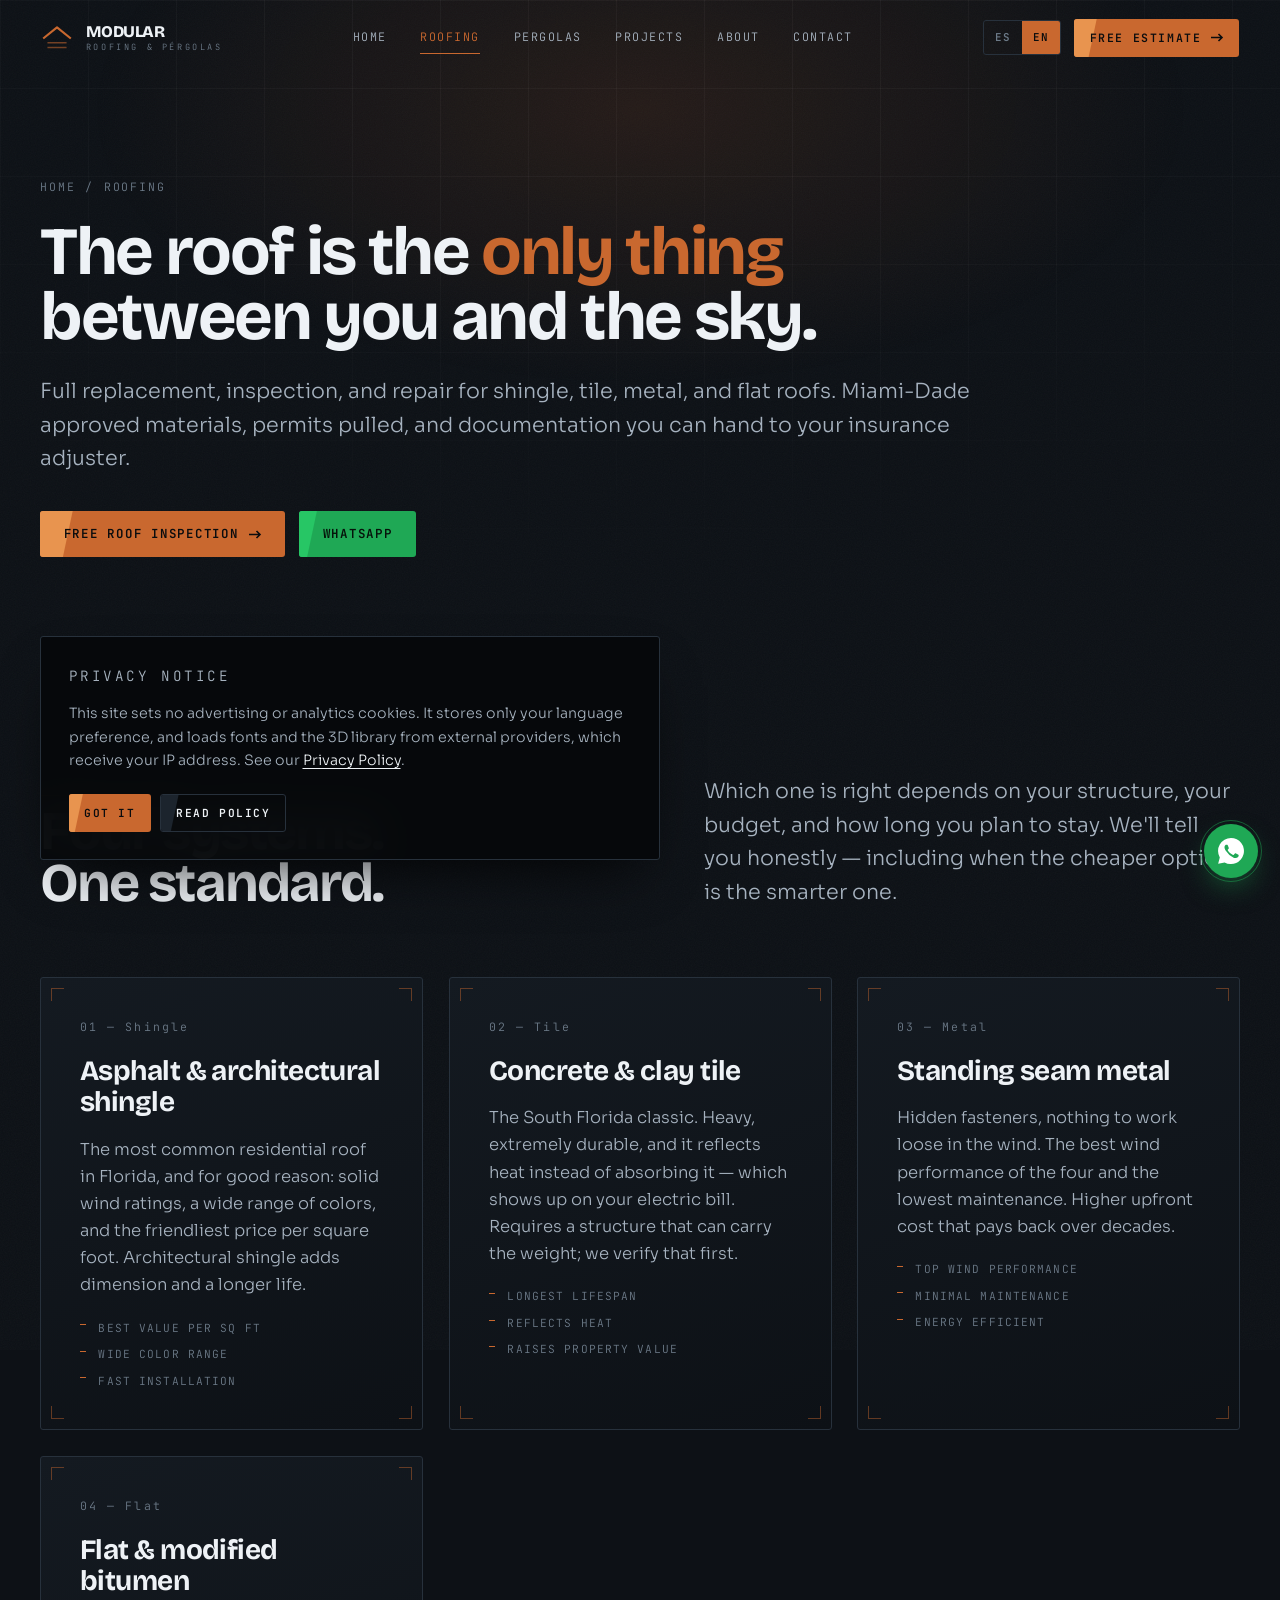
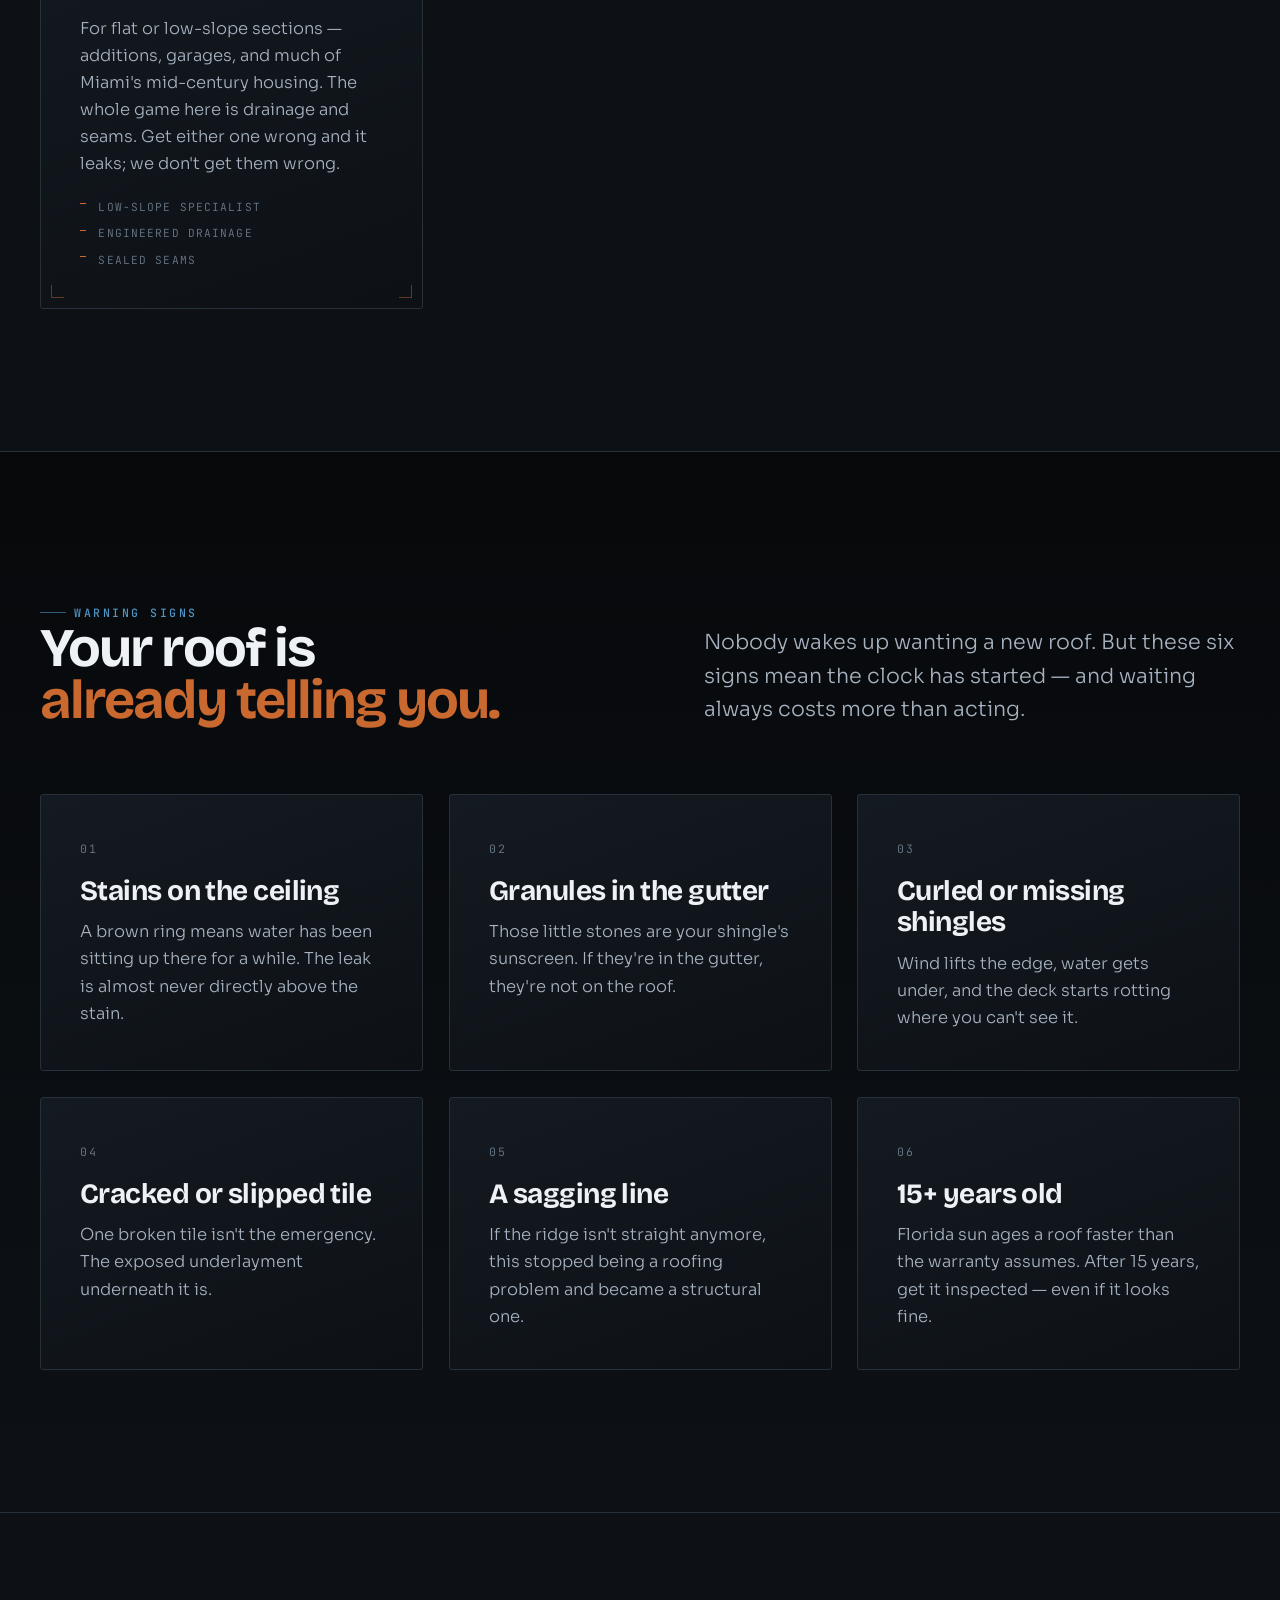
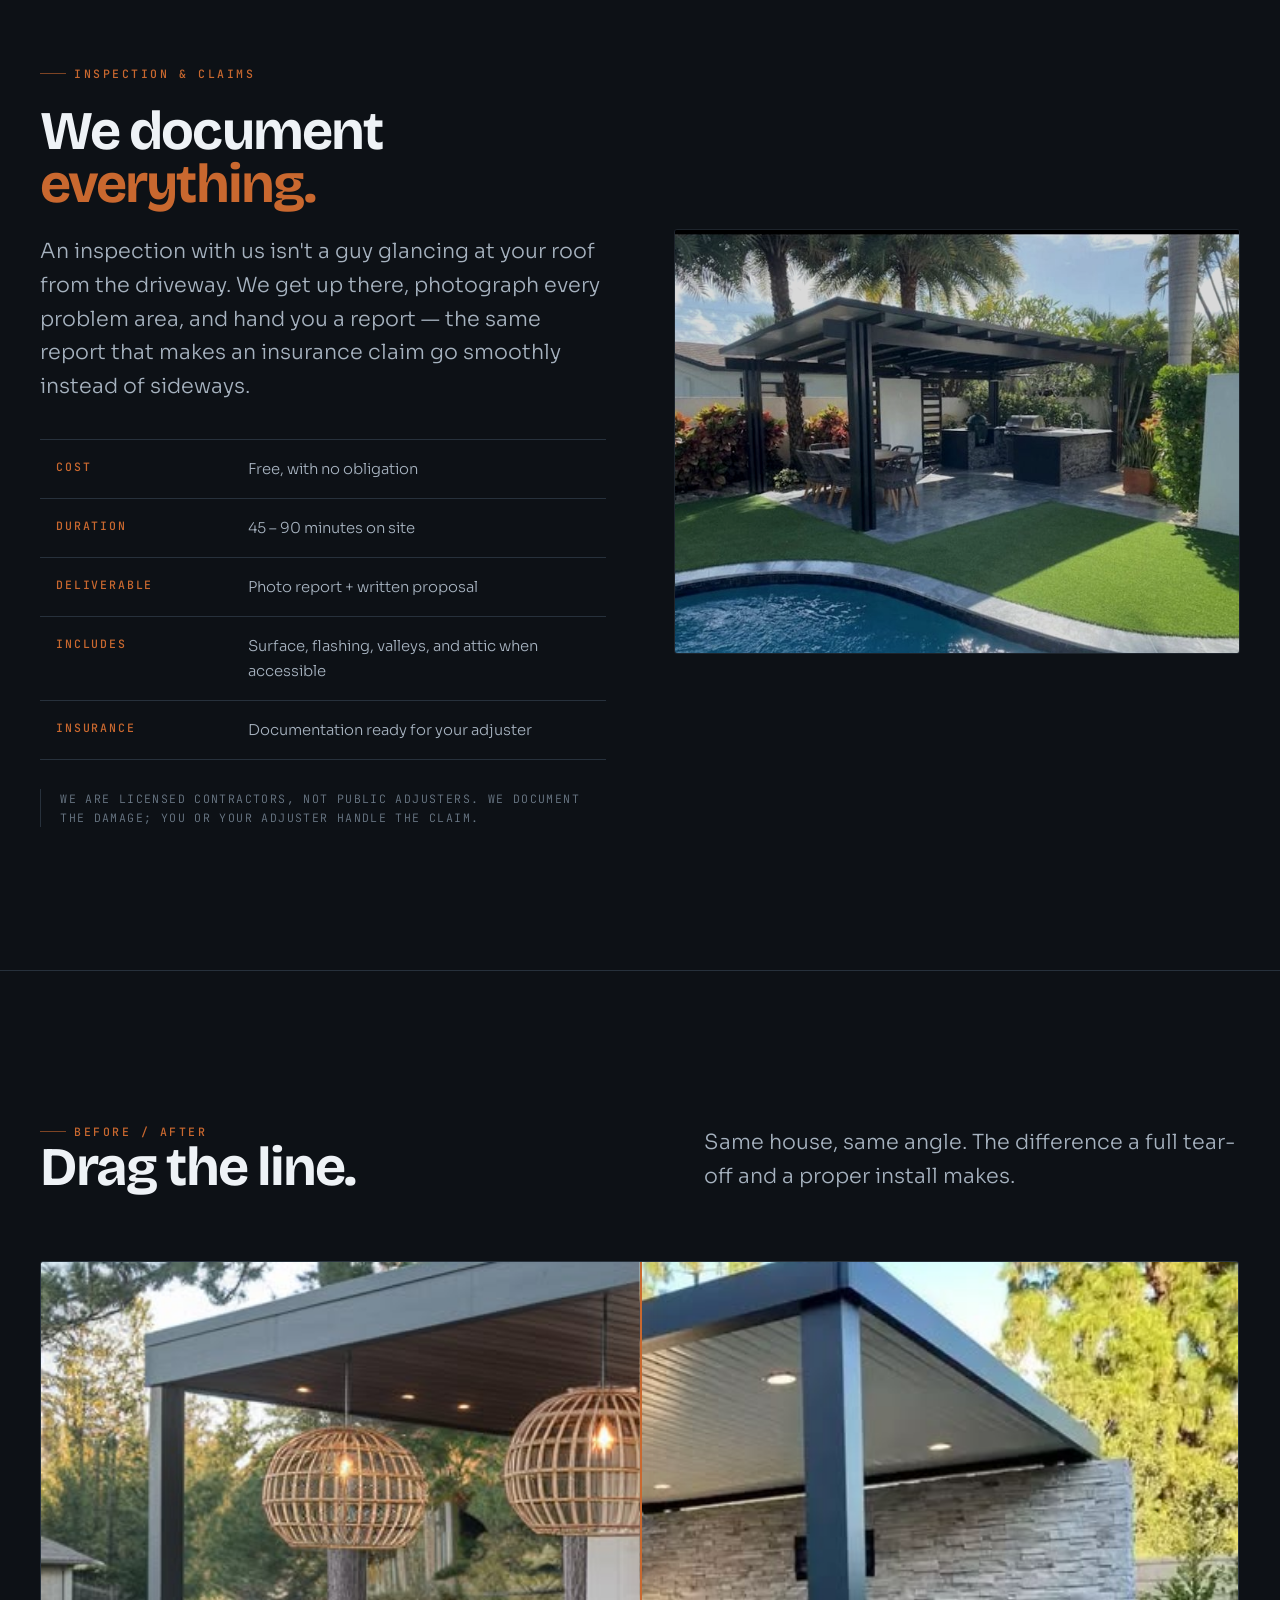
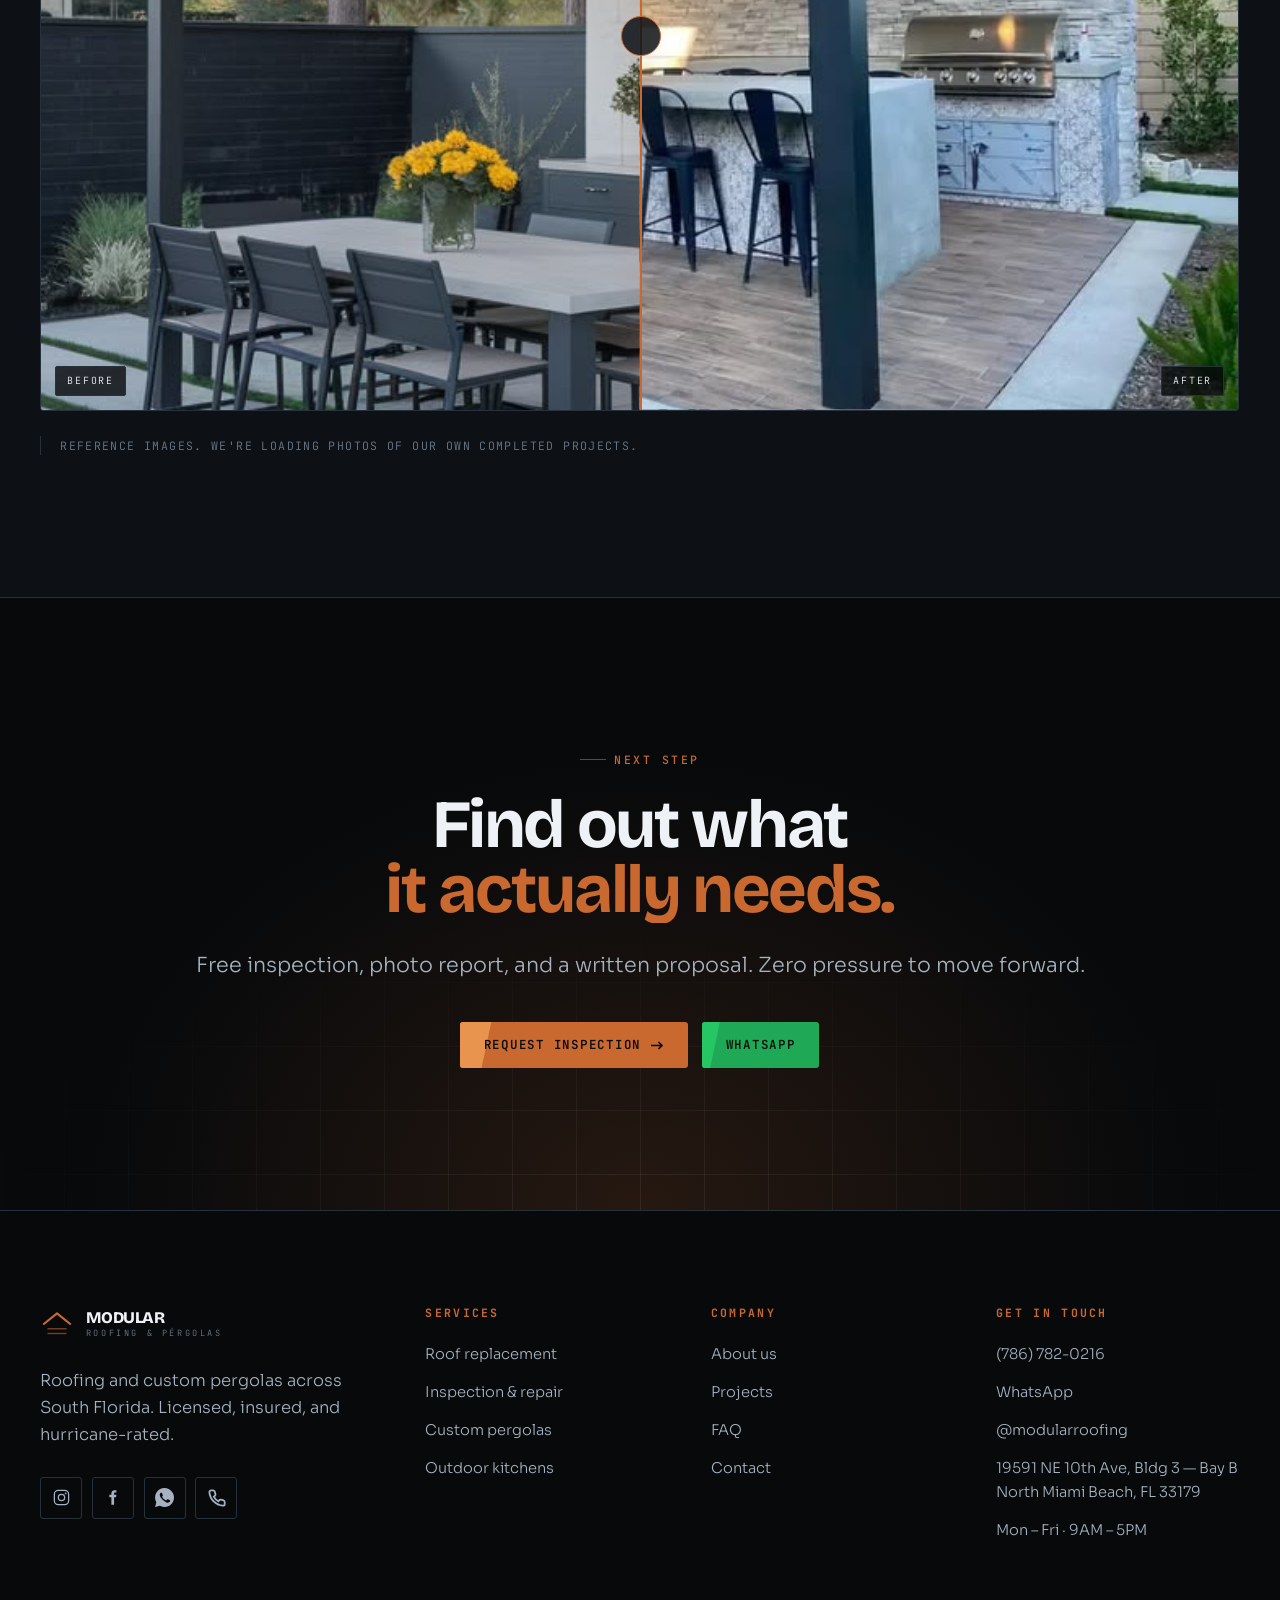
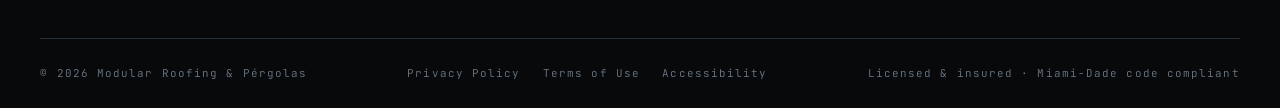
<file: techos.html>
<!DOCTYPE html>
<html lang="es">
<head>
<meta charset="UTF-8">
<meta name="viewport" content="width=device-width, initial-scale=1, viewport-fit=cover">
<title>Techos en Miami | Reemplazo, Inspección y Reparación | Modular Roofing</title>
<meta name="description" content="Reemplazo de techos shingle, teja, metal y flat en Miami-Dade, Broward y Palm Beach. Inspección gratis con reporte fotográfico y apoyo para reclamos de seguro.">
<meta name="theme-color" content="#0D1116">
<link rel="canonical" href="https://modular-roofing.com/techos.html">

<meta property="og:type" content="website">
<meta property="og:title" content="Techos en Miami | Reemplazo, Inspección y Reparación | Modular Roofing">
<meta property="og:description" content="Reemplazo de techos shingle, teja, metal y flat en Miami-Dade, Broward y Palm Beach. Inspección gratis con reporte fotográfico y apoyo para reclamos de seguro.">
<meta property="og:image" content="images/proj-pergola-bioclimatica.jpg">
<meta property="og:locale" content="es_US">
<meta property="og:locale:alternate" content="en_US">

<link rel="preconnect" href="https://fonts.googleapis.com">
<link rel="preconnect" href="https://fonts.gstatic.com" crossorigin>
<link href="https://fonts.googleapis.com/css2?family=Bricolage+Grotesque:opsz,wght@12..96,600;12..96,700;12..96,800&family=JetBrains+Mono:wght@400;500;600&family=Sora:wght@200;300;400;600&display=swap" rel="stylesheet">
<link rel="stylesheet" href="assets/site.css">
<link rel="stylesheet" href="assets/pages.css">
<link rel="icon" href="data:image/svg+xml,%3Csvg xmlns='http://www.w3.org/2000/svg' viewBox='0 0 32 32'%3E%3Crect width='32' height='32' fill='%230D1116'/%3E%3Cpath d='M4 17L16 7l12 10' stroke='%23C9682F' stroke-width='2.4' fill='none' stroke-linejoin='round'/%3E%3Cpath d='M8 20h16M8 24h16' stroke='%234F94C4' stroke-width='1.6'/%3E%3C/svg%3E">

<script type="importmap">
{ "imports": {
    "three": "https://unpkg.com/three@0.160.0/build/three.module.js",
    "three/addons/": "https://unpkg.com/three@0.160.0/examples/jsm/"
} }
</script>

</head>
<body>

<a class="skip" href="#main" data-en="Skip to content">Saltar al contenido</a>

<!-- Cortina de transición entre páginas -->
<div class="curtain" aria-hidden="true">
  <div class="curtain__p"></div><div class="curtain__p"></div><div class="curtain__p"></div>
  <div class="curtain__p"></div><div class="curtain__p"></div>
  <div class="curtain__mark">
    <svg viewBox="0 0 32 32" fill="none" stroke="currentColor" stroke-width="2"><path d="M4 17L16 7l12 10" stroke-linejoin="round"/></svg>
  </div>
</div>

<!-- ============================ HEADER ============================ -->
<header class="hdr">
  <div class="hdr__in">
    <a class="brand" href="index.html" aria-label="Modular Roofing y Pérgolas — inicio">
      <svg class="brand__glyph" viewBox="0 0 32 32" fill="none" stroke="currentColor" stroke-width="2" aria-hidden="true">
        <path d="M3 16.5L16 6l13 10.5" stroke-linejoin="round"/>
        <path d="M7 20.5h18M7 25h18" stroke-width="1.4" opacity=".55"/>
      </svg>
      <span class="brand__txt">
        <span class="brand__name">MODULAR</span>
        <span class="brand__sub">Roofing &amp; Pérgolas</span>
      </span>
    </a>

    <nav class="nav" aria-label="Principal">
      <a class="nav__a" href="index.html" data-en="Home">Inicio</a>
      <a class="nav__a" href="techos.html" aria-current="page" data-en="Roofing">Techos</a>
      <a class="nav__a" href="pergolas.html" data-en="Pergolas">Pérgolas</a>
      <a class="nav__a" href="proyectos.html" data-en="Projects">Proyectos</a>
      <a class="nav__a" href="nosotros.html" data-en="About">Nosotros</a>
      <a class="nav__a" href="contacto.html" data-en="Contact">Contacto</a>
    </nav>

    <div class="hdr__side">
      <div class="lang" role="group" aria-label="Idioma / Language">
        <button class="lang__b" data-lang="es" aria-pressed="true">ES</button>
        <button class="lang__b" data-lang="en" aria-pressed="false">EN</button>
      </div>
      <a class="btn" href="contacto.html">
        <span data-en="Free estimate">Estimado gratis</span>
        <svg class="btn__arrow" width="13" height="9" viewBox="0 0 13 9" fill="none" stroke="currentColor" stroke-width="1.6" aria-hidden="true"><path d="M0 4.5h11M7.5 1l3.5 3.5L7.5 8"/></svg>
      </a>
      <button class="burger" aria-expanded="false" aria-controls="sheet" aria-label="Menú" data-en-aria-label="Menu">
        <span></span><span></span><span></span>
      </button>
    </div>
  </div>
</header>

<!-- Menú móvil -->
<div class="sheet" id="sheet" data-open="false">
  <nav class="sheet__nav" aria-label="Móvil">
    <a class="sheet__a" href="index.html"><span class="idx">01</span><span data-en="Home">Inicio</span></a>
    <a class="sheet__a" href="techos.html" aria-current="page"><span class="idx">02</span><span data-en="Roofing">Techos</span></a>
    <a class="sheet__a" href="pergolas.html"><span class="idx">03</span><span data-en="Pergolas">Pérgolas</span></a>
    <a class="sheet__a" href="proyectos.html"><span class="idx">04</span><span data-en="Projects">Proyectos</span></a>
    <a class="sheet__a" href="nosotros.html"><span class="idx">05</span><span data-en="About">Nosotros</span></a>
    <a class="sheet__a" href="contacto.html"><span class="idx">06</span><span data-en="Contact">Contacto</span></a>
  </nav>
  <div class="sheet__foot">
    <a class="btn btn--wa" href="https://wa.me/17867820216" target="_blank" rel="noopener">WhatsApp</a>
    <a class="btn btn--ghost" href="tel:+17867820216">786 782 0216</a>
    <div class="social" style="width:100%; margin-top:.6rem">
      <a class="social__a" href="https://www.instagram.com/modularroofing/" target="_blank" rel="noopener" aria-label="Instagram">
        <svg viewBox="0 0 24 24" fill="none" stroke="currentColor" stroke-width="1.6" aria-hidden="true"><rect x="3" y="3" width="18" height="18" rx="5"/><circle cx="12" cy="12" r="4"/><circle cx="17.2" cy="6.8" r="1.1" fill="currentColor" stroke="none"/></svg>
      </a>
      <a class="social__a" href="https://www.facebook.com/1053084341213840" target="_blank" rel="noopener" aria-label="Facebook">
        <svg viewBox="0 0 24 24" fill="currentColor" aria-hidden="true"><path d="M14 8.5V6.9c0-.8.2-1.2 1.4-1.2h1.5V2.8c-.3 0-1.2-.1-2.3-.1-2.4 0-4 1.4-4 4.1v1.7H8v3.1h2.6V21H14v-9.4h2.5l.4-3.1H14z"/></svg>
      </a>
    </div>
  </div>
</div>

<main id="main">

  <!-- ============================ CABECERA DE PÁGINA ============================ -->
  <section class="page-head">
    <div class="shell page-head__in">
      <nav class="crumbs" aria-label="Ruta">
        <a href="index.html" data-en="Home">Inicio</a><span>/</span><span data-en="Roofing">Techos</span>
      </nav>
      <h1 data-reveal>
        <span data-en="The roof is the">El techo es la</span>
        <span class="mark" data-en="only thing">única cosa</span>
        <span data-en="between you and the sky.">entre tú y el cielo.</span>
      </h1>
      <p class="lead" data-reveal style="--rv-d:120ms" data-en="Full replacement, inspection, and repair for shingle, tile, metal, and flat roofs. Miami-Dade approved materials, permits pulled, and documentation you can hand to your insurance adjuster.">
        Reemplazo completo, inspección y reparación de techos de shingle, teja, metal y flat. Materiales aprobados por Miami-Dade, permisos sacados y documentación que puedes entregarle a tu ajustador de seguro.
      </p>
      <div class="hero__cta" data-reveal style="--rv-d:200ms">
        <a class="btn" href="contacto.html">
          <span data-en="Free roof inspection">Inspección gratis</span>
          <svg class="btn__arrow" width="13" height="9" viewBox="0 0 13 9" fill="none" stroke="currentColor" stroke-width="1.6" aria-hidden="true"><path d="M0 4.5h11M7.5 1l3.5 3.5L7.5 8"/></svg>
        </a>
        <a class="btn btn--wa" href="https://wa.me/17867820216" target="_blank" rel="noopener">WhatsApp</a>
      </div>
    </div>
  </section>

  <!-- ============================ SISTEMAS ============================ -->
  <section class="bay" id="sistemas">
    <div class="shell">
      <div class="sec-head">
        <div>
          <p class="tag" data-reveal data-en="Roof systems">Sistemas de techo</p>
          <h2 class="sec-head__title" data-reveal style="--rv-d:80ms" data-en="Four systems. One standard.">Cuatro sistemas. Un estándar.</h2>
        </div>
        <p class="lead" data-reveal style="--rv-d:160ms" data-en="Which one is right depends on your structure, your budget, and how long you plan to stay. We'll tell you honestly — including when the cheaper option is the smarter one.">
          Cuál te conviene depende de tu estructura, tu presupuesto y cuánto planeas quedarte. Te lo decimos con honestidad — incluso cuando la opción más barata es la más inteligente.
        </p>
      </div>

      <div class="grid grid--2" data-stagger="110">
        <article class="plate svc" data-reveal>
          <span class="plate__corner"></span><span class="plate__corner"></span><span class="plate__corner"></span><span class="plate__corner"></span>
          <span class="idx">01 — Shingle</span>
          <h3 data-en="Asphalt &amp; architectural shingle">Shingle asfáltico y arquitectónico</h3>
          <p class="dim" data-en="The most common residential roof in Florida, and for good reason: solid wind ratings, a wide range of colors, and the friendliest price per square foot. Architectural shingle adds dimension and a longer life.">
            El techo residencial más común en Florida, y por buena razón: buena resistencia al viento, gran variedad de colores y el precio por pie cuadrado más amable. El arquitectónico añade dimensión y más vida útil.
          </p>
          <ul class="svc__l" role="list">
            <li data-en="Best value per sq ft">Mejor precio por pie²</li>
            <li data-en="Wide color range">Amplia gama de colores</li>
            <li data-en="Fast installation">Instalación rápida</li>
          </ul>
        </article>

        <article class="plate svc" data-reveal>
          <span class="plate__corner"></span><span class="plate__corner"></span><span class="plate__corner"></span><span class="plate__corner"></span>
          <span class="idx">02 — <span data-en="Tile">Teja</span></span>
          <h3 data-en="Concrete &amp; clay tile">Teja de concreto y barro</h3>
          <p class="dim" data-en="The South Florida classic. Heavy, extremely durable, and it reflects heat instead of absorbing it — which shows up on your electric bill. Requires a structure that can carry the weight; we verify that first.">
            El clásico del sur de la Florida. Pesada, extremadamente durable y refleja el calor en vez de absorberlo — eso se nota en tu factura eléctrica. Requiere una estructura que aguante el peso; eso lo verificamos primero.
          </p>
          <ul class="svc__l" role="list">
            <li data-en="Longest lifespan">Mayor vida útil</li>
            <li data-en="Reflects heat">Refleja el calor</li>
            <li data-en="Raises property value">Sube el valor de la propiedad</li>
          </ul>
        </article>

        <article class="plate svc" data-reveal>
          <span class="plate__corner"></span><span class="plate__corner"></span><span class="plate__corner"></span><span class="plate__corner"></span>
          <span class="idx">03 — Metal</span>
          <h3 data-en="Standing seam metal">Metal standing seam</h3>
          <p class="dim" data-en="Hidden fasteners, nothing to work loose in the wind. The best wind performance of the four and the lowest maintenance. Higher upfront cost that pays back over decades.">
            Fijaciones ocultas, nada que se afloje con el viento. El mejor desempeño ante viento de los cuatro y el menor mantenimiento. Costo inicial más alto que se paga con las décadas.
          </p>
          <ul class="svc__l" role="list">
            <li data-en="Top wind performance">Mejor ante el viento</li>
            <li data-en="Minimal maintenance">Mantenimiento mínimo</li>
            <li data-en="Energy efficient">Eficiente en energía</li>
          </ul>
        </article>

        <article class="plate svc" data-reveal>
          <span class="plate__corner"></span><span class="plate__corner"></span><span class="plate__corner"></span><span class="plate__corner"></span>
          <span class="idx">04 — Flat</span>
          <h3 data-en="Flat &amp; modified bitumen">Flat y bitumen modificado</h3>
          <p class="dim" data-en="For flat or low-slope sections — additions, garages, and much of Miami's mid-century housing. The whole game here is drainage and seams. Get either one wrong and it leaks; we don't get them wrong.">
            Para secciones planas o de baja pendiente — ampliaciones, garajes y buena parte de las casas mid-century de Miami. Aquí todo es drenaje y sellado de juntas. Falla cualquiera de los dos y filtra; nosotros no fallamos ahí.
          </p>
          <ul class="svc__l" role="list">
            <li data-en="Low-slope specialist">Especialidad baja pendiente</li>
            <li data-en="Engineered drainage">Drenaje calculado</li>
            <li data-en="Sealed seams">Juntas selladas</li>
          </ul>
        </article>
      </div>
    </div>
  </section>

  <!-- ============================ SEÑALES ============================ -->
  <section class="bay" style="border-block:1px solid var(--line); background:linear-gradient(180deg,var(--void),var(--graphite))">
    <div class="shell">
      <div class="sec-head">
        <div>
          <p class="tag tag--draft" data-reveal data-en="Warning signs">Señales de alerta</p>
          <h2 class="sec-head__title" data-reveal style="--rv-d:80ms">
            <span data-en="Your roof is">Tu techo está</span> <span class="mark" data-en="already telling you.">avisando.</span>
          </h2>
        </div>
        <p class="lead" data-reveal style="--rv-d:160ms" data-en="Nobody wakes up wanting a new roof. But these six signs mean the clock has started — and waiting always costs more than acting.">
          Nadie se levanta queriendo un techo nuevo. Pero estas seis señales significan que el reloj ya arrancó — y esperar siempre sale más caro que actuar.
        </p>
      </div>

      <div class="grid grid--3" data-stagger="80">
        <div class="plate" data-reveal>
          <span class="idx">01</span>
          <h3 style="margin:.9rem 0 .7rem" data-en="Stains on the ceiling">Manchas en el cielo raso</h3>
          <p class="dim" data-en="A brown ring means water has been sitting up there for a while. The leak is almost never directly above the stain.">Un cerco marrón significa que el agua lleva rato ahí arriba. La filtración casi nunca está justo encima de la mancha.</p>
        </div>
        <div class="plate" data-reveal>
          <span class="idx">02</span>
          <h3 style="margin:.9rem 0 .7rem" data-en="Granules in the gutter">Granos en la canaleta</h3>
          <p class="dim" data-en="Those little stones are your shingle's sunscreen. If they're in the gutter, they're not on the roof.">Esas piedritas son el protector solar del shingle. Si están en la canaleta, no están en el techo.</p>
        </div>
        <div class="plate" data-reveal>
          <span class="idx">03</span>
          <h3 style="margin:.9rem 0 .7rem" data-en="Curled or missing shingles">Shingles curvados o faltantes</h3>
          <p class="dim" data-en="Wind lifts the edge, water gets under, and the deck starts rotting where you can't see it.">El viento levanta el borde, entra el agua y el deck empieza a pudrirse donde no puedes verlo.</p>
        </div>
        <div class="plate" data-reveal>
          <span class="idx">04</span>
          <h3 style="margin:.9rem 0 .7rem" data-en="Cracked or slipped tile">Teja partida o corrida</h3>
          <p class="dim" data-en="One broken tile isn't the emergency. The exposed underlayment underneath it is.">Una teja partida no es la emergencia. El underlayment expuesto debajo, sí.</p>
        </div>
        <div class="plate" data-reveal>
          <span class="idx">05</span>
          <h3 style="margin:.9rem 0 .7rem" data-en="A sagging line">Una línea hundida</h3>
          <p class="dim" data-en="If the ridge isn't straight anymore, this stopped being a roofing problem and became a structural one.">Si el caballete ya no está recto, esto dejó de ser un problema de techo y pasó a ser estructural.</p>
        </div>
        <div class="plate" data-reveal>
          <span class="idx">06</span>
          <h3 style="margin:.9rem 0 .7rem" data-en="15+ years old">15+ años de instalado</h3>
          <p class="dim" data-en="Florida sun ages a roof faster than the warranty assumes. After 15 years, get it inspected — even if it looks fine.">El sol de Florida envejece un techo más rápido de lo que asume la garantía. Pasados los 15 años, hazlo inspeccionar — aunque se vea bien.</p>
        </div>
      </div>
    </div>
  </section>

  <!-- ============================ INSPECCIÓN ============================ -->
  <section class="bay" id="inspeccion">
    <div class="shell duo">
      <div data-reveal>
        <p class="tag" data-en="Inspection &amp; claims">Inspección y reclamos</p>
        <h2 style="margin-top:1.4rem">
          <span data-en="We document">Documentamos</span><br>
          <span class="mark" data-en="everything.">todo.</span>
        </h2>
        <p class="lead" style="margin-top:1.6rem" data-en="An inspection with us isn't a guy glancing at your roof from the driveway. We get up there, photograph every problem area, and hand you a report — the same report that makes an insurance claim go smoothly instead of sideways.">
          Una inspección con nosotros no es un tipo mirando tu techo desde el driveway. Nos subimos, fotografiamos cada zona problemática y te entregamos un reporte — el mismo reporte que hace que un reclamo de seguro salga bien en vez de torcerse.
        </p>
        <div class="spec-wrap" style="margin-top:2.2rem">
          <table class="spec">
            <tbody>
              <tr><th data-en="Cost">Costo</th><td data-en="Free, with no obligation">Gratis, sin compromiso</td></tr>
              <tr><th data-en="Duration">Duración</th><td data-en="45 – 90 minutes on site">45 – 90 minutos en sitio</td></tr>
              <tr><th data-en="Deliverable">Entregable</th><td data-en="Photo report + written proposal">Reporte con fotos + propuesta escrita</td></tr>
              <tr><th data-en="Includes">Incluye</th><td data-en="Surface, flashing, valleys, and attic when accessible">Superficie, flashing, valles y ático cuando es accesible</td></tr>
              <tr><th data-en="Insurance">Seguro</th><td data-en="Documentation ready for your adjuster">Documentación lista para tu ajustador</td></tr>
            </tbody>
          </table>
        </div>
        <p class="note" style="margin-top:1.8rem" data-en="We are licensed contractors, not public adjusters. We document the damage; you or your adjuster handle the claim.">
          Somos contratistas licenciados, no public adjusters. Nosotros documentamos el daño; tú o tu ajustador manejan el reclamo.
        </p>
      </div>
      <figure class="duo__img" data-reveal="scale">
        <img src="images/proj-obra.jpg" alt="Inspección de techo en obra" data-en-alt="Roof inspection on site" loading="lazy">
      </figure>
    </div>
  </section>

  <!-- ============================ ANTES / DESPUÉS ============================ -->
  <section class="bay" style="border-top:1px solid var(--line)">
    <div class="shell">
      <div class="sec-head">
        <div>
          <p class="tag" data-reveal data-en="Before / after">Antes / después</p>
          <h2 class="sec-head__title" data-reveal style="--rv-d:80ms" data-en="Drag the line.">Arrastra la línea.</h2>
        </div>
        <p class="lead" data-reveal style="--rv-d:160ms" data-en="Same house, same angle. The difference a full tear-off and a proper install makes.">
          La misma casa, el mismo ángulo. La diferencia que hace un arranque completo y una instalación bien hecha.
        </p>
      </div>
      <div class="cmp" data-compare data-reveal="scale">
        <img src="images/proj-antes.jpg" alt="Antes de la intervención" data-en-alt="Before" loading="lazy">
        <img class="cmp__after" src="images/proj-despues.jpg" alt="Después de la intervención" data-en-alt="After" loading="lazy">
        <span class="cmp__bar" aria-hidden="true"></span>
        <span class="cmp__tag cmp__tag--a" data-en="Before">Antes</span>
        <span class="cmp__tag cmp__tag--b" data-en="After">Después</span>
        <input type="range" min="0" max="100" value="50" aria-label="Comparar antes y después" data-en-aria-label="Compare before and after">
      </div>
      <p class="note" data-reveal data-en="Reference images. We're loading photos of our own completed projects.">
        Imágenes de referencia. Estamos cargando fotos de nuestros propios proyectos terminados.
      </p>
    </div>
  </section>

  <!-- ============================ CTA ============================ -->
  <section class="cta">
    <div class="shell cta__in">
      <p class="tag" data-reveal data-en="Next step">Siguiente paso</p>
      <h2 class="cta__h" data-reveal style="--rv-d:80ms">
        <span class="rise"><span data-en="Find out what">Averigua qué</span></span>
        <span class="rise"><span class="mark" data-en="it actually needs.">necesita de verdad.</span></span>
      </h2>
      <p class="lead" data-reveal style="--rv-d:180ms; margin-inline:auto" data-en="Free inspection, photo report, and a written proposal. Zero pressure to move forward.">
        Inspección gratis, reporte con fotos y propuesta por escrito. Cero presión para seguir adelante.
      </p>
      <div class="cta__btns" data-reveal style="--rv-d:260ms">
        <a class="btn" href="contacto.html">
          <span data-en="Request inspection">Solicitar inspección</span>
          <svg class="btn__arrow" width="13" height="9" viewBox="0 0 13 9" fill="none" stroke="currentColor" stroke-width="1.6" aria-hidden="true"><path d="M0 4.5h11M7.5 1l3.5 3.5L7.5 8"/></svg>
        </a>
        <a class="btn btn--wa" href="https://wa.me/17867820216" target="_blank" rel="noopener">WhatsApp</a>
      </div>
    </div>
  </section>

</main>

<!-- ============================ FOOTER ============================ -->
<footer class="ftr">
  <div class="shell">
    <div class="ftr__top">
      <div>
        <a class="brand" href="index.html">
          <svg class="brand__glyph" viewBox="0 0 32 32" fill="none" stroke="currentColor" stroke-width="2" aria-hidden="true">
            <path d="M3 16.5L16 6l13 10.5" stroke-linejoin="round"/>
            <path d="M7 20.5h18M7 25h18" stroke-width="1.4" opacity=".55"/>
          </svg>
          <span class="brand__txt">
            <span class="brand__name">MODULAR</span>
            <span class="brand__sub">Roofing &amp; Pérgolas</span>
          </span>
        </a>
        <p class="dim" style="margin-top:1.6rem; max-width:34ch" data-en="Roofing and custom pergolas across South Florida. Licensed, insured, and hurricane-rated.">
          Techos y pérgolas a medida en el sur de la Florida. Licenciados, asegurados y anti-huracán.
        </p>
        <div class="social" style="margin-top:1.8rem">
          <a class="social__a" href="https://www.instagram.com/modularroofing/" target="_blank" rel="noopener" aria-label="Instagram">
            <svg viewBox="0 0 24 24" fill="none" stroke="currentColor" stroke-width="1.6" aria-hidden="true"><rect x="3" y="3" width="18" height="18" rx="5"/><circle cx="12" cy="12" r="4"/><circle cx="17.2" cy="6.8" r="1.1" fill="currentColor" stroke="none"/></svg>
          </a>
          <a class="social__a" href="https://www.facebook.com/1053084341213840" target="_blank" rel="noopener" aria-label="Facebook">
            <svg viewBox="0 0 24 24" fill="currentColor" aria-hidden="true"><path d="M14 8.5V6.9c0-.8.2-1.2 1.4-1.2h1.5V2.8c-.3 0-1.2-.1-2.3-.1-2.4 0-4 1.4-4 4.1v1.7H8v3.1h2.6V21H14v-9.4h2.5l.4-3.1H14z"/></svg>
          </a>
          <a class="social__a social__a--wa" href="https://wa.me/17867820216" target="_blank" rel="noopener" aria-label="WhatsApp">
            <svg viewBox="0 0 16 16" fill="currentColor" aria-hidden="true"><path d="M8 0a8 8 0 0 0-6.9 12l-1 3.9L4.1 15A8 8 0 1 0 8 0zm4.6 11.3c-.2.6-1.1 1-1.5 1-.4.1-.9.1-1.5-.1a12 12 0 0 1-4.8-4.3C4.2 7 4 6.2 4 5.6c0-.6.3-1 .5-1.2.2-.2.4-.3.6-.3h.4c.2 0 .3 0 .5.4l.6 1.5c.1.1.1.3 0 .4l-.2.4-.3.3c-.1.1-.2.2-.1.4.2.3.7 1.1 1.4 1.7.9.8 1.6 1 1.9 1.2.2 0 .3 0 .4-.1l.7-.8c.1-.2.3-.1.4-.1l1.5.7c.2.1.3.2.4.3v.9z"/></svg>
          </a>
          <a class="social__a" href="tel:+17867820216" aria-label="Teléfono" data-en-aria-label="Phone">
            <svg viewBox="0 0 16 16" fill="none" stroke="currentColor" stroke-width="1.5" aria-hidden="true"><path d="M2 3.5C2 2.7 2.7 2 3.5 2h1.7c.6 0 1.1.4 1.3 1l.6 2.2c.1.5 0 1-.4 1.3l-1 .8a9 9 0 0 0 3.9 3.9l.8-1c.3-.4.8-.5 1.3-.4l2.2.6c.6.2 1 .7 1 1.3v1.7c0 .8-.7 1.5-1.5 1.5A12.5 12.5 0 0 1 2 3.5z"/></svg>
          </a>
        </div>
      </div>

      <div>
        <h3 class="ftr__h" data-en="Services">Servicios</h3>
        <div class="ftr__l">
          <a href="techos.html" data-en="Roof replacement">Reemplazo de techo</a>
          <a href="techos.html#inspeccion" data-en="Inspection &amp; repair">Inspección y reparación</a>
          <a href="pergolas.html" data-en="Custom pergolas">Pérgolas a medida</a>
          <a href="pergolas.html#tipos" data-en="Outdoor kitchens">Cocinas exteriores</a>
        </div>
      </div>

      <div>
        <h3 class="ftr__h" data-en="Company">Empresa</h3>
        <div class="ftr__l">
          <a href="nosotros.html" data-en="About us">Nosotros</a>
          <a href="proyectos.html" data-en="Projects">Proyectos</a>
          <a href="index.html#faq">FAQ</a>
          <a href="contacto.html" data-en="Contact">Contacto</a>
        </div>
      </div>

      <div>
        <h3 class="ftr__h" data-en="Get in touch">Contacto</h3>
        <div class="ftr__l">
          <a href="tel:+17867820216">(786) 782-0216</a>
          <a href="https://wa.me/17867820216" target="_blank" rel="noopener">WhatsApp</a>
          <a href="https://www.instagram.com/modularroofing/" target="_blank" rel="noopener">@modularroofing</a>
          <span>19591 NE 10th Ave, Bldg 3 — Bay B<br>North Miami Beach, FL 33179</span>
          <span data-en="Mon – Fri · 9AM – 5PM">Lun – Vie · 9AM – 5PM</span>
        </div>
      </div>
    </div>

    <div class="ftr__bot">
      <span>© <span id="yr">2026</span> Modular Roofing &amp; Pérgolas</span>
      <nav class="ftr__legal" aria-label="Legal">
        <a href="privacidad.html" data-en="Privacy Policy">Política de Privacidad</a>
        <a href="terminos.html" data-en="Terms of Use">Términos de Uso</a>
        <a href="terminos.html#t11" data-en="Accessibility">Accesibilidad</a>
      </nav>
      <span data-en="Licensed &amp; insured · Miami-Dade code compliant">Licenciados y asegurados · Cumple código Miami-Dade</span>
    </div>
  </div>
</footer>

<!-- Barra de acción móvil -->
<nav class="dock" data-show="false" aria-label="Acciones rápidas">
  <a class="dock__b" href="tel:+17867820216">
    <svg width="15" height="15" viewBox="0 0 16 16" fill="none" stroke="currentColor" stroke-width="1.5" aria-hidden="true"><path d="M2 3.5C2 2.7 2.7 2 3.5 2h1.7c.6 0 1.1.4 1.3 1l.6 2.2c.1.5 0 1-.4 1.3l-1 .8a9 9 0 0 0 3.9 3.9l.8-1c.3-.4.8-.5 1.3-.4l2.2.6c.6.2 1 .7 1 1.3v1.7c0 .8-.7 1.5-1.5 1.5A12.5 12.5 0 0 1 2 3.5z"/></svg>
    <span data-en="Call">Llamar</span>
  </a>
  <a class="dock__b dock__b--wa" href="https://wa.me/17867820216" target="_blank" rel="noopener">
    <svg width="15" height="15" viewBox="0 0 16 16" fill="currentColor" aria-hidden="true"><path d="M8 0a8 8 0 0 0-6.9 12l-1 3.9L4.1 15A8 8 0 1 0 8 0zm4.6 11.3c-.2.6-1.1 1-1.5 1-.4.1-.9.1-1.5-.1a12 12 0 0 1-4.8-4.3C4.2 7 4 6.2 4 5.6c0-.6.3-1 .5-1.2.2-.2.4-.3.6-.3h.4c.2 0 .3 0 .5.4l.6 1.5c.1.1.1.3 0 .4l-.2.4-.3.3c-.1.1-.2.2-.1.4.2.3.7 1.1 1.4 1.7.9.8 1.6 1 1.9 1.2.2 0 .3 0 .4-.1l.7-.8c.1-.2.3-.1.4-.1l1.5.7c.2.1.3.2.4.3v.9z"/></svg>
    <span>WhatsApp</span>
  </a>
</nav>

<a class="wa-fab" href="https://wa.me/17867820216" target="_blank" rel="noopener" aria-label="Escríbenos por WhatsApp" data-en-aria-label="Message us on WhatsApp">
  <svg width="26" height="26" viewBox="0 0 16 16" fill="currentColor" aria-hidden="true"><path d="M8 0a8 8 0 0 0-6.9 12l-1 3.9L4.1 15A8 8 0 1 0 8 0zm4.6 11.3c-.2.6-1.1 1-1.5 1-.4.1-.9.1-1.5-.1a12 12 0 0 1-4.8-4.3C4.2 7 4 6.2 4 5.6c0-.6.3-1 .5-1.2.2-.2.4-.3.6-.3h.4c.2 0 .3 0 .5.4l.6 1.5c.1.1.1.3 0 .4l-.2.4-.3.3c-.1.1-.2.2-.1.4.2.3.7 1.1 1.4 1.7.9.8 1.6 1 1.9 1.2.2 0 .3 0 .4-.1l.7-.8c.1-.2.3-.1.4-.1l1.5.7c.2.1.3.2.4.3v.9z"/></svg>
</a>

<!-- Aviso de cookies / recursos externos -->
<aside class="cookie" data-cookie data-show="false" role="region" aria-label="Aviso de privacidad" data-en-aria-label="Privacy notice">
  <p class="cookie__t" data-en="Privacy notice">Aviso de privacidad</p>
  <p data-en="This site sets no advertising or analytics cookies. It stores only your language preference, and loads fonts and the 3D library from external providers, which receive your IP address. See our <a href=&quot;privacidad.html&quot;>Privacy Policy</a>.">
    Este sitio no usa cookies de publicidad ni de analítica. Solo guarda tu preferencia de idioma, y carga las tipografías y la librería 3D desde proveedores externos, que reciben tu dirección IP. Consulta nuestra <a href="privacidad.html">Política de Privacidad</a>.
  </p>
  <div class="cookie__btns">
    <button class="btn" data-cookie-ok data-en="Got it">Entendido</button>
    <a class="btn btn--ghost" href="privacidad.html" data-en="Read policy">Leer política</a>
  </div>
</aside>

<script src="assets/site.js"></script>
<script>
  // Three.js pesa ~600 KB: solo se carga en las páginas que tienen un lienzo 3D.
  // El router intercambia <main>, así que también comprobamos tras cada navegación.
  (() => {
    let loaded = false;
    const maybeLoad = () => {
      if (loaded || !document.querySelector("[data-scene]")) return;
      loaded = true;
      const s = document.createElement("script");
      s.type = "module";
      s.src = "assets/three-scenes.js";
      document.body.appendChild(s);
    };
    document.addEventListener("mrp:page", maybeLoad);
    maybeLoad();
  })();
  document.getElementById("yr").textContent = new Date().getFullYear();
</script>
</body>
</html>
</file>
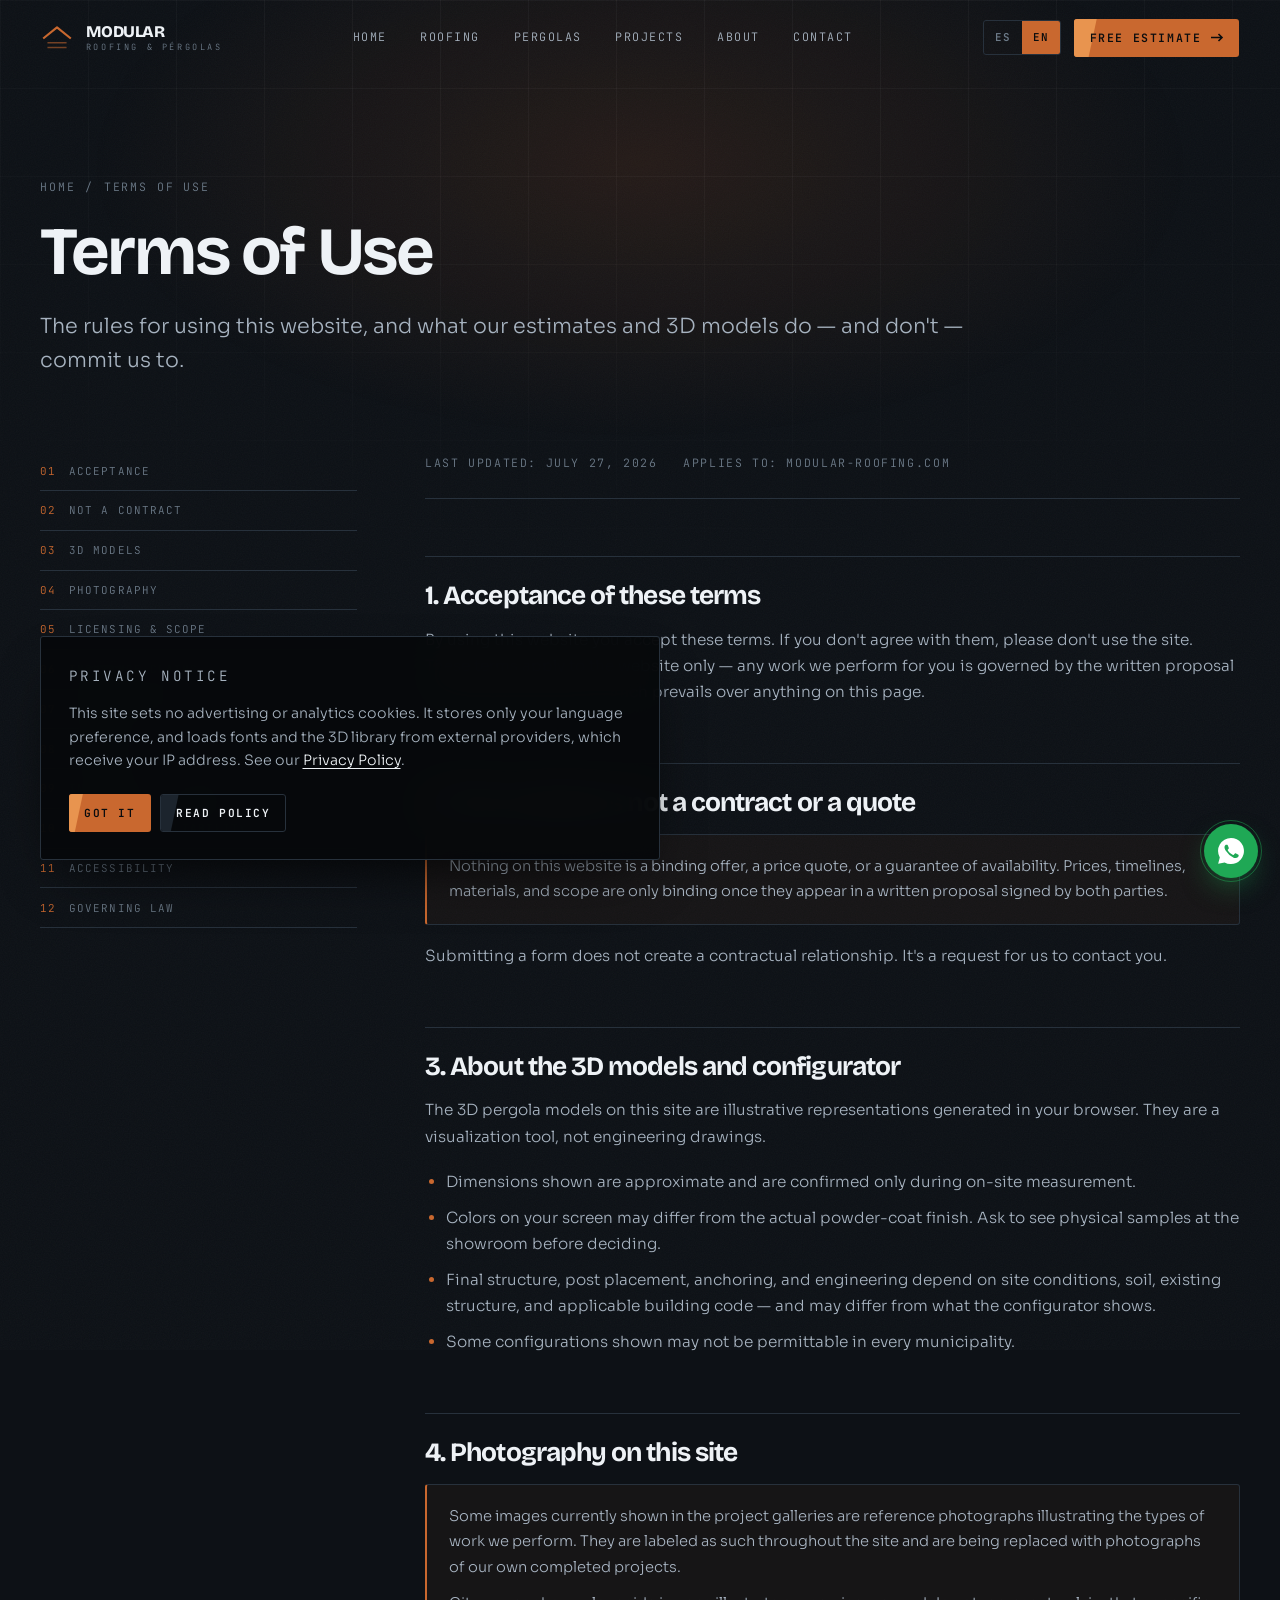
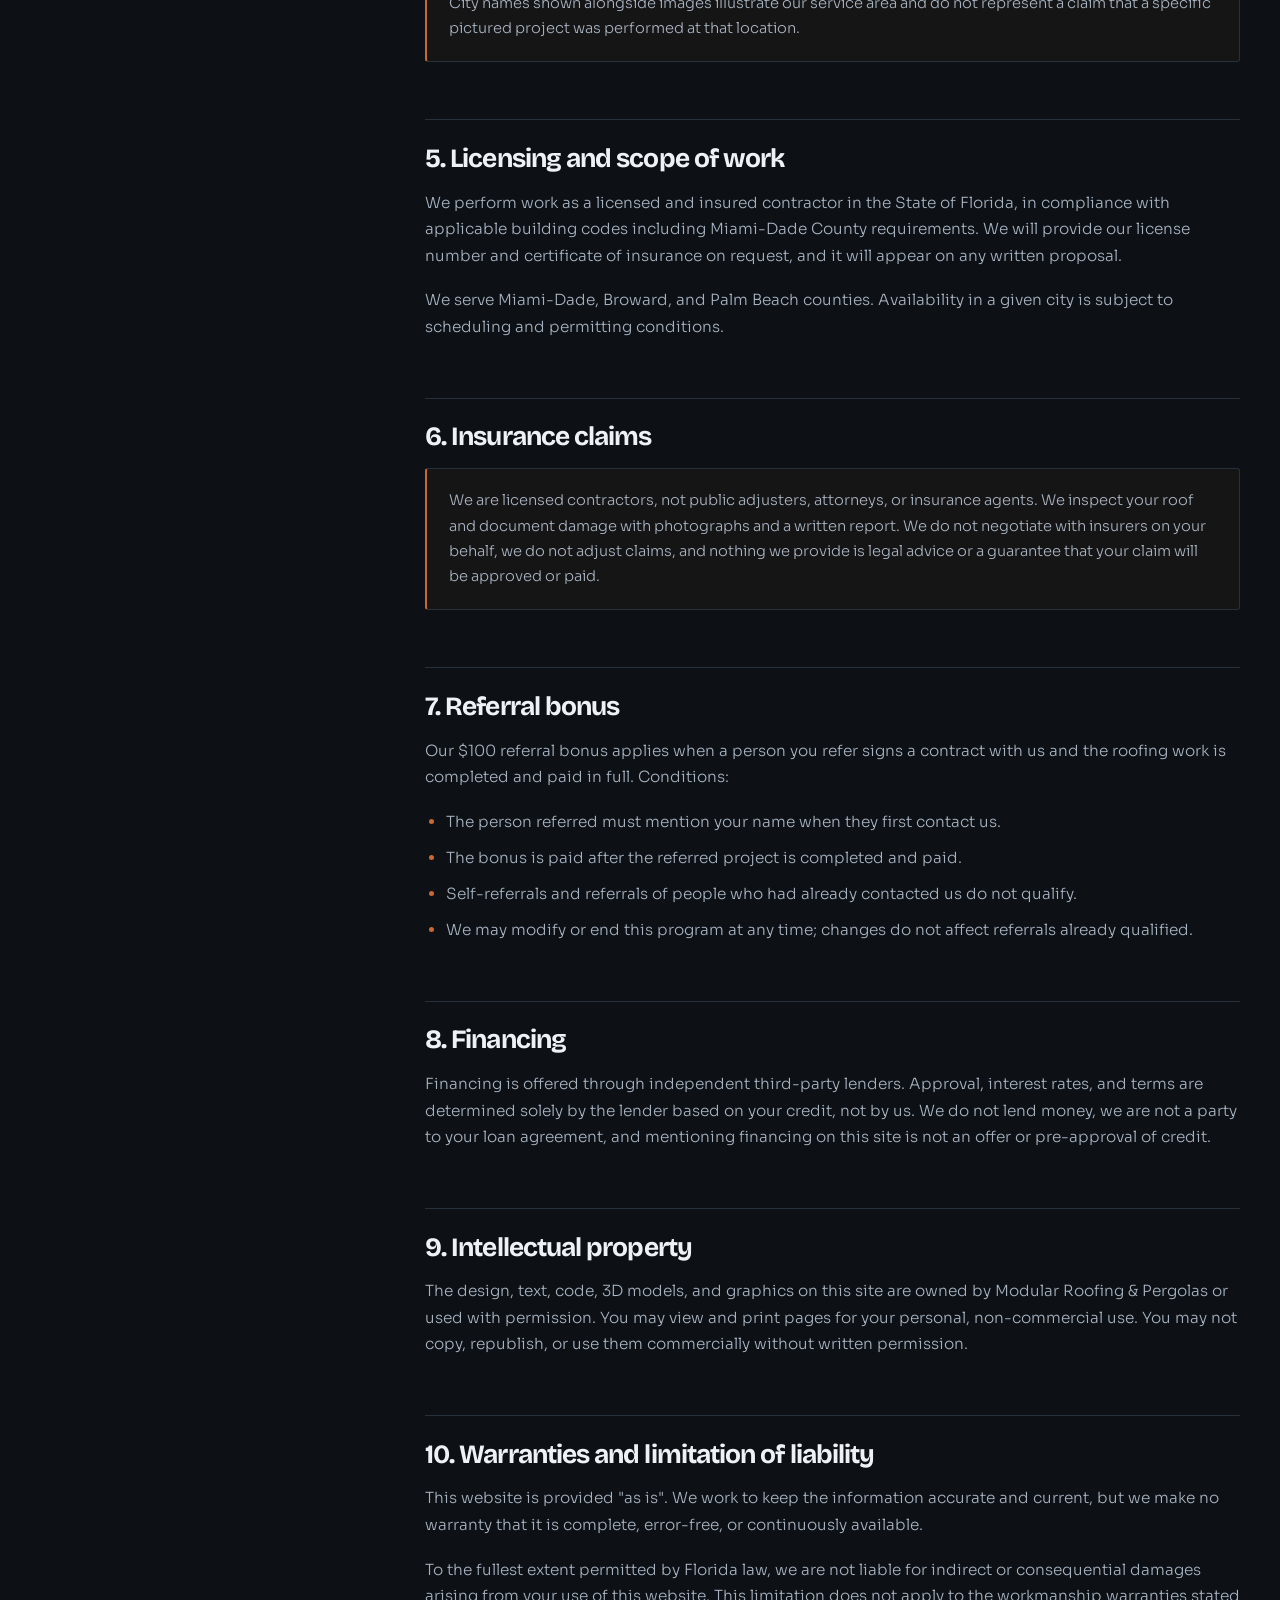
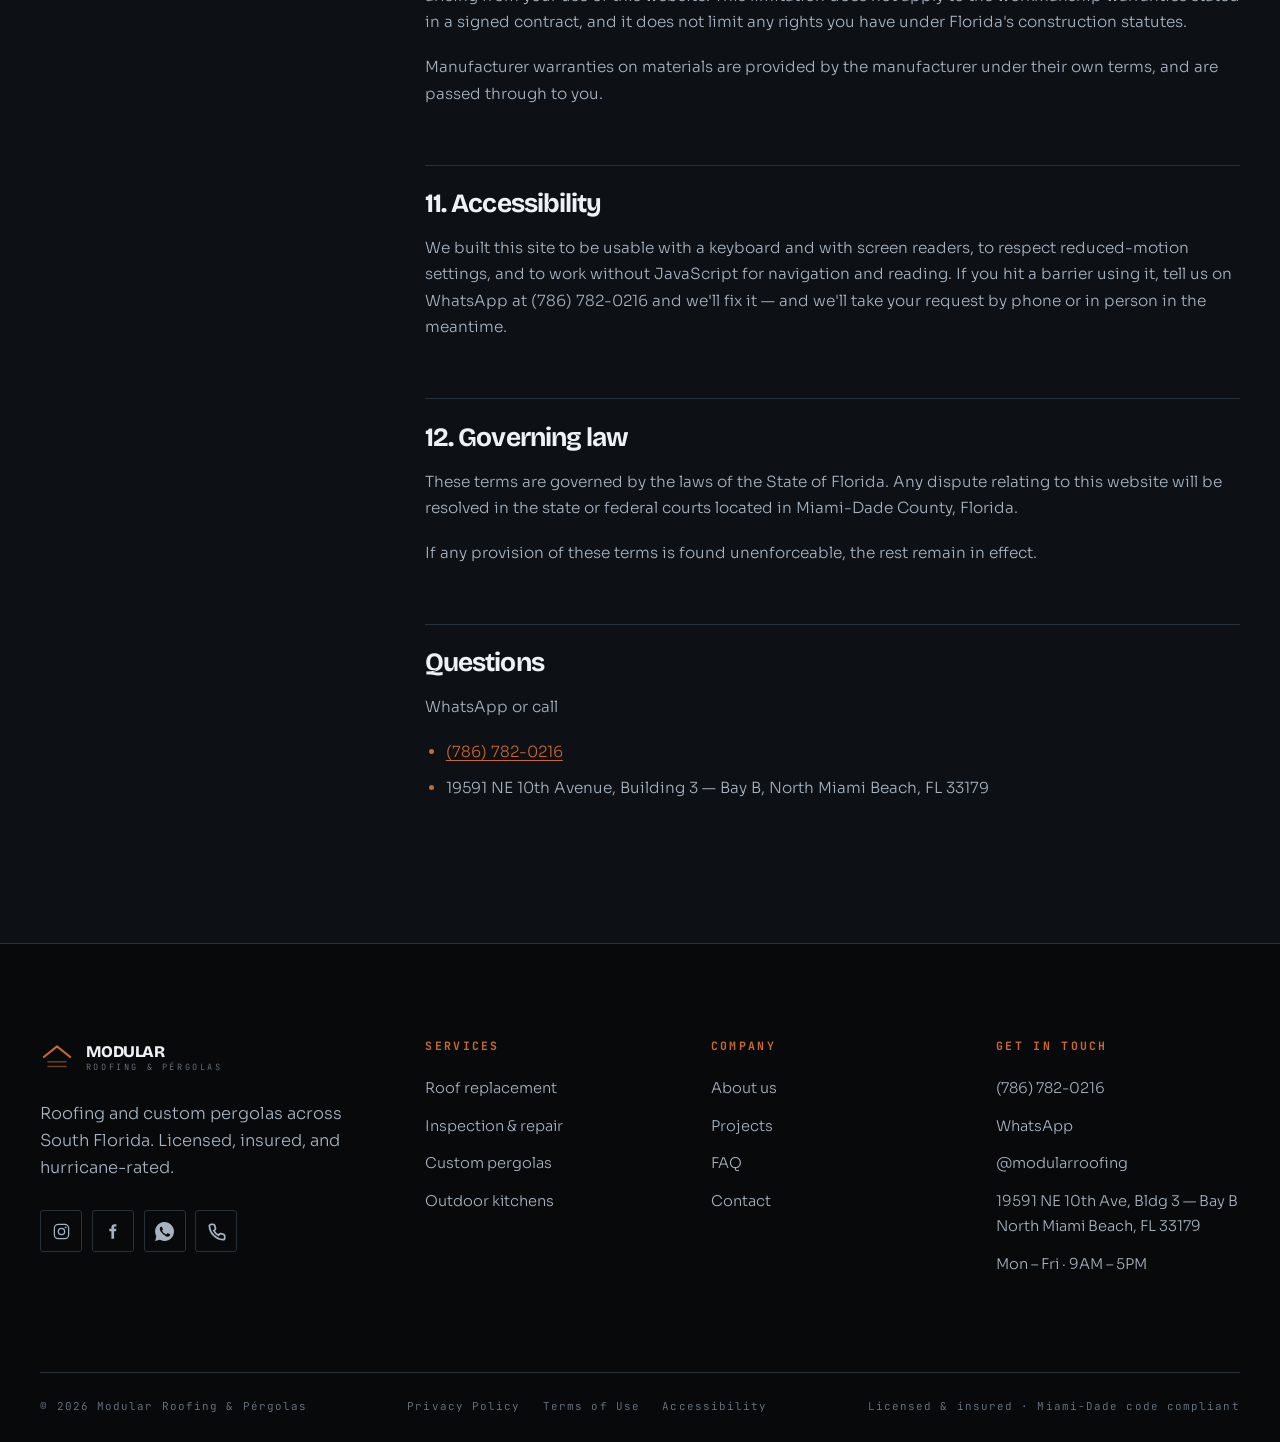
<file: terminos.html>
<!DOCTYPE html>
<html lang="es">
<head>
<meta charset="UTF-8">
<meta name="viewport" content="width=device-width, initial-scale=1, viewport-fit=cover">
<title>Términos de Uso | Modular Roofing y Pérgolas</title>
<meta name="description" content="Términos de uso del sitio: alcance de los estimados y modelos 3D, licencia, reclamos de seguro, bono de referidos, financiamiento y accesibilidad.">
<meta name="theme-color" content="#0D1116">
<link rel="canonical" href="https://modular-roofing.com/terminos.html">

<meta property="og:type" content="website">
<meta property="og:title" content="Términos de Uso | Modular Roofing y Pérgolas">
<meta property="og:description" content="Términos de uso del sitio: alcance de los estimados y modelos 3D, licencia, reclamos de seguro, bono de referidos, financiamiento y accesibilidad.">
<meta property="og:image" content="images/proj-pergola-bioclimatica.jpg">
<meta property="og:locale" content="es_US">
<meta property="og:locale:alternate" content="en_US">

<link rel="preconnect" href="https://fonts.googleapis.com">
<link rel="preconnect" href="https://fonts.gstatic.com" crossorigin>
<link href="https://fonts.googleapis.com/css2?family=Bricolage+Grotesque:opsz,wght@12..96,600;12..96,700;12..96,800&family=JetBrains+Mono:wght@400;500;600&family=Sora:wght@200;300;400;600&display=swap" rel="stylesheet">
<link rel="stylesheet" href="assets/site.css">
<link rel="stylesheet" href="assets/pages.css">
<link rel="icon" href="data:image/svg+xml,%3Csvg xmlns='http://www.w3.org/2000/svg' viewBox='0 0 32 32'%3E%3Crect width='32' height='32' fill='%230D1116'/%3E%3Cpath d='M4 17L16 7l12 10' stroke='%23C9682F' stroke-width='2.4' fill='none' stroke-linejoin='round'/%3E%3Cpath d='M8 20h16M8 24h16' stroke='%234F94C4' stroke-width='1.6'/%3E%3C/svg%3E">

<script type="importmap">
{ "imports": {
    "three": "https://unpkg.com/three@0.160.0/build/three.module.js",
    "three/addons/": "https://unpkg.com/three@0.160.0/examples/jsm/"
} }
</script>

</head>
<body>

<a class="skip" href="#main" data-en="Skip to content">Saltar al contenido</a>

<!-- Cortina de transición entre páginas -->
<div class="curtain" aria-hidden="true">
  <div class="curtain__p"></div><div class="curtain__p"></div><div class="curtain__p"></div>
  <div class="curtain__p"></div><div class="curtain__p"></div>
  <div class="curtain__mark">
    <svg viewBox="0 0 32 32" fill="none" stroke="currentColor" stroke-width="2"><path d="M4 17L16 7l12 10" stroke-linejoin="round"/></svg>
  </div>
</div>

<!-- ============================ HEADER ============================ -->
<header class="hdr">
  <div class="hdr__in">
    <a class="brand" href="index.html" aria-label="Modular Roofing y Pérgolas — inicio">
      <svg class="brand__glyph" viewBox="0 0 32 32" fill="none" stroke="currentColor" stroke-width="2" aria-hidden="true">
        <path d="M3 16.5L16 6l13 10.5" stroke-linejoin="round"/>
        <path d="M7 20.5h18M7 25h18" stroke-width="1.4" opacity=".55"/>
      </svg>
      <span class="brand__txt">
        <span class="brand__name">MODULAR</span>
        <span class="brand__sub">Roofing &amp; Pérgolas</span>
      </span>
    </a>

    <nav class="nav" aria-label="Principal">
      <a class="nav__a" href="index.html" data-en="Home">Inicio</a>
      <a class="nav__a" href="techos.html" data-en="Roofing">Techos</a>
      <a class="nav__a" href="pergolas.html" data-en="Pergolas">Pérgolas</a>
      <a class="nav__a" href="proyectos.html" data-en="Projects">Proyectos</a>
      <a class="nav__a" href="nosotros.html" data-en="About">Nosotros</a>
      <a class="nav__a" href="contacto.html" data-en="Contact">Contacto</a>
    </nav>

    <div class="hdr__side">
      <div class="lang" role="group" aria-label="Idioma / Language">
        <button class="lang__b" data-lang="es" aria-pressed="true">ES</button>
        <button class="lang__b" data-lang="en" aria-pressed="false">EN</button>
      </div>
      <a class="btn" href="contacto.html">
        <span data-en="Free estimate">Estimado gratis</span>
        <svg class="btn__arrow" width="13" height="9" viewBox="0 0 13 9" fill="none" stroke="currentColor" stroke-width="1.6" aria-hidden="true"><path d="M0 4.5h11M7.5 1l3.5 3.5L7.5 8"/></svg>
      </a>
      <button class="burger" aria-expanded="false" aria-controls="sheet" aria-label="Menú" data-en-aria-label="Menu">
        <span></span><span></span><span></span>
      </button>
    </div>
  </div>
</header>

<!-- Menú móvil -->
<div class="sheet" id="sheet" data-open="false">
  <nav class="sheet__nav" aria-label="Móvil">
    <a class="sheet__a" href="index.html"><span class="idx">01</span><span data-en="Home">Inicio</span></a>
    <a class="sheet__a" href="techos.html"><span class="idx">02</span><span data-en="Roofing">Techos</span></a>
    <a class="sheet__a" href="pergolas.html"><span class="idx">03</span><span data-en="Pergolas">Pérgolas</span></a>
    <a class="sheet__a" href="proyectos.html"><span class="idx">04</span><span data-en="Projects">Proyectos</span></a>
    <a class="sheet__a" href="nosotros.html"><span class="idx">05</span><span data-en="About">Nosotros</span></a>
    <a class="sheet__a" href="contacto.html"><span class="idx">06</span><span data-en="Contact">Contacto</span></a>
  </nav>
  <div class="sheet__foot">
    <a class="btn btn--wa" href="https://wa.me/17867820216" target="_blank" rel="noopener">WhatsApp</a>
    <a class="btn btn--ghost" href="tel:+17867820216">786 782 0216</a>
    <div class="social" style="width:100%; margin-top:.6rem">
      <a class="social__a" href="https://www.instagram.com/modularroofing/" target="_blank" rel="noopener" aria-label="Instagram">
        <svg viewBox="0 0 24 24" fill="none" stroke="currentColor" stroke-width="1.6" aria-hidden="true"><rect x="3" y="3" width="18" height="18" rx="5"/><circle cx="12" cy="12" r="4"/><circle cx="17.2" cy="6.8" r="1.1" fill="currentColor" stroke="none"/></svg>
      </a>
      <a class="social__a" href="https://www.facebook.com/1053084341213840" target="_blank" rel="noopener" aria-label="Facebook">
        <svg viewBox="0 0 24 24" fill="currentColor" aria-hidden="true"><path d="M14 8.5V6.9c0-.8.2-1.2 1.4-1.2h1.5V2.8c-.3 0-1.2-.1-2.3-.1-2.4 0-4 1.4-4 4.1v1.7H8v3.1h2.6V21H14v-9.4h2.5l.4-3.1H14z"/></svg>
      </a>
    </div>
  </div>
</div>

<main id="main">

  <section class="page-head">
    <div class="shell page-head__in">
      <nav class="crumbs" aria-label="Ruta">
        <a href="index.html" data-en="Home">Inicio</a><span>/</span><span data-en="Terms of Use">Términos de Uso</span>
      </nav>
      <h1 data-reveal data-en="Terms of Use">Términos de Uso</h1>
      <p class="lead" data-reveal style="--rv-d:120ms" data-en="The rules for using this website, and what our estimates and 3D models do — and don't — commit us to.">
        Las reglas para usar este sitio web, y a qué nos comprometen — y a qué no — nuestros estimados y modelos 3D.
      </p>
    </div>
  </section>

  <section style="padding-bottom:var(--bay)">
    <div class="shell legal">

      <nav class="legal__toc" aria-label="Índice" data-en-aria-label="Table of contents" data-reveal>
        <ol>
          <li><a href="#t1" data-en="Acceptance">Aceptación</a></li>
          <li><a href="#t2" data-en="Not a contract">No es un contrato</a></li>
          <li><a href="#t3" data-en="3D models">Modelos 3D</a></li>
          <li><a href="#t4" data-en="Photography">Fotografías</a></li>
          <li><a href="#t5" data-en="Licensing &amp; scope">Licencia y alcance</a></li>
          <li><a href="#t6" data-en="Insurance claims">Reclamos de seguro</a></li>
          <li><a href="#t7" data-en="Referral bonus">Bono de referidos</a></li>
          <li><a href="#t8" data-en="Financing">Financiamiento</a></li>
          <li><a href="#t9" data-en="Intellectual property">Propiedad intelectual</a></li>
          <li><a href="#t10" data-en="Warranties &amp; liability">Garantías y responsabilidad</a></li>
          <li><a href="#t11" data-en="Accessibility">Accesibilidad</a></li>
          <li><a href="#t12" data-en="Governing law">Ley aplicable</a></li>
        </ol>
      </nav>

      <div class="prose" data-reveal>
        <div class="legal__meta">
          <span data-en="Last updated: July 27, 2026">Última actualización: 27 de julio de 2026</span>
          <span data-en="Applies to: modular-roofing.com">Aplica a: modular-roofing.com</span>
        </div>

        <h2 id="t1" data-en="1. Acceptance of these terms">1. Aceptación de estos términos</h2>
        <p data-en="By using this website you accept these terms. If you don't agree with them, please don't use the site. These terms apply to the website only — any work we perform for you is governed by the written proposal and contract you sign, which prevails over anything on this page.">
          Al usar este sitio web aceptas estos términos. Si no estás de acuerdo con ellos, no uses el sitio. Estos términos aplican únicamente al sitio web — cualquier trabajo que ejecutemos para ti se rige por la propuesta y el contrato escritos que firmes, que prevalecen sobre lo dicho en esta página.
        </p>

        <h2 id="t2" data-en="2. This website is not a contract or a quote">2. Este sitio no es un contrato ni una cotización</h2>
        <div class="callout">
          <p data-en="Nothing on this website is a binding offer, a price quote, or a guarantee of availability. Prices, timelines, materials, and scope are only binding once they appear in a written proposal signed by both parties.">
            Nada en este sitio web constituye una oferta vinculante, una cotización de precio ni una garantía de disponibilidad. Los precios, plazos, materiales y alcance solo son vinculantes cuando aparecen en una propuesta escrita firmada por ambas partes.
          </p>
        </div>
        <p data-en="Submitting a form does not create a contractual relationship. It's a request for us to contact you.">
          Enviar un formulario no crea una relación contractual. Es una solicitud para que te contactemos.
        </p>

        <h2 id="t3" data-en="3. About the 3D models and configurator">3. Sobre los modelos 3D y el configurador</h2>
        <p data-en="The 3D pergola models on this site are illustrative representations generated in your browser. They are a visualization tool, not engineering drawings.">
          Los modelos 3D de pérgolas en este sitio son representaciones ilustrativas generadas en tu navegador. Son una herramienta de visualización, no planos de ingeniería.
        </p>
        <ul>
          <li data-en="Dimensions shown are approximate and are confirmed only during on-site measurement.">
            Las dimensiones mostradas son aproximadas y se confirman únicamente durante la medición en sitio.
          </li>
          <li data-en="Colors on your screen may differ from the actual powder-coat finish. Ask to see physical samples at the showroom before deciding.">
            Los colores en tu pantalla pueden diferir del acabado powder-coat real. Pide ver muestras físicas en el showroom antes de decidir.
          </li>
          <li data-en="Final structure, post placement, anchoring, and engineering depend on site conditions, soil, existing structure, and applicable building code — and may differ from what the configurator shows.">
            La estructura final, la ubicación de postes, el anclaje y la ingeniería dependen de las condiciones del sitio, el suelo, la estructura existente y el código de construcción aplicable — y pueden diferir de lo que muestra el configurador.
          </li>
          <li data-en="Some configurations shown may not be permittable in every municipality.">
            Algunas configuraciones mostradas pueden no ser permisibles en todos los municipios.
          </li>
        </ul>

        <h2 id="t4" data-en="4. Photography on this site">4. Fotografías en este sitio</h2>
        <div class="callout">
          <p data-en="Some images currently shown in the project galleries are reference photographs illustrating the types of work we perform. They are labeled as such throughout the site and are being replaced with photographs of our own completed projects.">
            Algunas imágenes que se muestran actualmente en las galerías de proyectos son fotografías de referencia que ilustran los tipos de trabajo que realizamos. Están señaladas como tales en todo el sitio y están siendo reemplazadas por fotografías de nuestros propios proyectos terminados.
          </p>
          <p data-en="City names shown alongside images illustrate our service area and do not represent a claim that a specific pictured project was performed at that location.">
            Los nombres de ciudades mostrados junto a las imágenes ilustran nuestra zona de servicio y no representan una afirmación de que un proyecto específico fotografiado se haya ejecutado en esa ubicación.
          </p>
        </div>

        <h2 id="t5" data-en="5. Licensing and scope of work">5. Licencia y alcance del trabajo</h2>
        <p data-en="We perform work as a licensed and insured contractor in the State of Florida, in compliance with applicable building codes including Miami-Dade County requirements. We will provide our license number and certificate of insurance on request, and it will appear on any written proposal.">
          Realizamos el trabajo como contratista licenciado y asegurado en el Estado de Florida, en cumplimiento de los códigos de construcción aplicables, incluidos los requisitos del Condado de Miami-Dade. Proporcionaremos nuestro número de licencia y certificado de seguro a solicitud, y aparecerán en cualquier propuesta escrita.
        </p>
        <p data-en="We serve Miami-Dade, Broward, and Palm Beach counties. Availability in a given city is subject to scheduling and permitting conditions.">
          Atendemos los condados de Miami-Dade, Broward y Palm Beach. La disponibilidad en una ciudad determinada está sujeta a condiciones de agenda y permisos.
        </p>

        <h2 id="t6" data-en="6. Insurance claims">6. Reclamos de seguro</h2>
        <div class="callout">
          <p data-en="We are licensed contractors, not public adjusters, attorneys, or insurance agents. We inspect your roof and document damage with photographs and a written report. We do not negotiate with insurers on your behalf, we do not adjust claims, and nothing we provide is legal advice or a guarantee that your claim will be approved or paid.">
            Somos contratistas licenciados, no public adjusters, abogados ni agentes de seguros. Inspeccionamos tu techo y documentamos el daño con fotografías y un reporte escrito. No negociamos con las aseguradoras en tu nombre, no ajustamos reclamos, y nada de lo que entregamos constituye asesoría legal ni garantía de que tu reclamo será aprobado o pagado.
          </p>
        </div>

        <h2 id="t7" data-en="7. Referral bonus">7. Bono de referidos</h2>
        <p data-en="Our $100 referral bonus applies when a person you refer signs a contract with us and the roofing work is completed and paid in full. Conditions:">
          Nuestro bono de $100 por referido aplica cuando una persona que refieres firma contrato con nosotros y el trabajo de techo se completa y se paga en su totalidad. Condiciones:
        </p>
        <ul>
          <li data-en="The person referred must mention your name when they first contact us.">
            La persona referida debe mencionar tu nombre en su primer contacto con nosotros.
          </li>
          <li data-en="The bonus is paid after the referred project is completed and paid.">
            El bono se paga después de que el proyecto referido esté terminado y pagado.
          </li>
          <li data-en="Self-referrals and referrals of people who had already contacted us do not qualify.">
            No califican los auto-referidos ni los referidos de personas que ya nos habían contactado.
          </li>
          <li data-en="We may modify or end this program at any time; changes do not affect referrals already qualified.">
            Podemos modificar o terminar este programa en cualquier momento; los cambios no afectan a los referidos ya calificados.
          </li>
        </ul>

        <h2 id="t8" data-en="8. Financing">8. Financiamiento</h2>
        <p data-en="Financing is offered through independent third-party lenders. Approval, interest rates, and terms are determined solely by the lender based on your credit, not by us. We do not lend money, we are not a party to your loan agreement, and mentioning financing on this site is not an offer or pre-approval of credit.">
          El financiamiento se ofrece a través de prestamistas externos independientes. La aprobación, las tasas de interés y los términos los determina exclusivamente el prestamista según tu crédito, no nosotros. No prestamos dinero, no somos parte de tu contrato de préstamo, y mencionar financiamiento en este sitio no constituye una oferta ni una preaprobación de crédito.
        </p>

        <h2 id="t9" data-en="9. Intellectual property">9. Propiedad intelectual</h2>
        <p data-en="The design, text, code, 3D models, and graphics on this site are owned by Modular Roofing &amp; Pergolas or used with permission. You may view and print pages for your personal, non-commercial use. You may not copy, republish, or use them commercially without written permission.">
          El diseño, los textos, el código, los modelos 3D y los gráficos de este sitio son propiedad de Modular Roofing y Pérgolas o se usan con permiso. Puedes ver e imprimir páginas para tu uso personal y no comercial. No puedes copiarlos, republicarlos ni usarlos comercialmente sin permiso escrito.
        </p>

        <h2 id="t10" data-en="10. Warranties and limitation of liability">10. Garantías y limitación de responsabilidad</h2>
        <p data-en="This website is provided &quot;as is&quot;. We work to keep the information accurate and current, but we make no warranty that it is complete, error-free, or continuously available.">
          Este sitio web se proporciona "tal cual". Trabajamos para mantener la información precisa y actualizada, pero no garantizamos que sea completa, esté libre de errores o esté disponible de forma continua.
        </p>
        <p data-en="To the fullest extent permitted by Florida law, we are not liable for indirect or consequential damages arising from your use of this website. This limitation does not apply to the workmanship warranties stated in a signed contract, and it does not limit any rights you have under Florida's construction statutes.">
          En la máxima medida permitida por la ley de Florida, no somos responsables por daños indirectos o consecuenciales derivados de tu uso de este sitio web. Esta limitación no aplica a las garantías de mano de obra establecidas en un contrato firmado, ni limita los derechos que te correspondan bajo los estatutos de construcción de Florida.
        </p>
        <p data-en="Manufacturer warranties on materials are provided by the manufacturer under their own terms, and are passed through to you.">
          Las garantías de fábrica sobre los materiales las otorga el fabricante bajo sus propios términos y se te trasladan a ti.
        </p>

        <h2 id="t11" data-en="11. Accessibility">11. Accesibilidad</h2>
        <p data-en="We built this site to be usable with a keyboard and with screen readers, to respect reduced-motion settings, and to work without JavaScript for navigation and reading. If you hit a barrier using it, tell us on WhatsApp at (786) 782-0216 and we'll fix it — and we'll take your request by phone or in person in the meantime.">
          Construimos este sitio para que se pueda usar con teclado y con lectores de pantalla, para que respete la configuración de movimiento reducido y para que funcione sin JavaScript en la navegación y lectura. Si encuentras una barrera al usarlo, dínoslo por WhatsApp al (786) 782-0216 y lo corregimos — y mientras tanto atendemos tu solicitud por teléfono o en persona.
        </p>

        <h2 id="t12" data-en="12. Governing law">12. Ley aplicable</h2>
        <p data-en="These terms are governed by the laws of the State of Florida. Any dispute relating to this website will be resolved in the state or federal courts located in Miami-Dade County, Florida.">
          Estos términos se rigen por las leyes del Estado de Florida. Cualquier disputa relacionada con este sitio web se resolverá en los tribunales estatales o federales ubicados en el Condado de Miami-Dade, Florida.
        </p>
        <p data-en="If any provision of these terms is found unenforceable, the rest remain in effect.">
          Si alguna disposición de estos términos resulta inaplicable, el resto permanece vigente.
        </p>

        <h2 data-en="Questions">Preguntas</h2>
        <p data-en="WhatsApp or call">WhatsApp o llama al</p>
        <ul>
          <li><a href="tel:+17867820216">(786) 782-0216</a></li>
          <li>19591 NE 10th Avenue, Building 3 — Bay B, North Miami Beach, FL 33179</li>
        </ul>
      </div>
    </div>
  </section>

</main>

<!-- ============================ FOOTER ============================ -->
<footer class="ftr">
  <div class="shell">
    <div class="ftr__top">
      <div>
        <a class="brand" href="index.html">
          <svg class="brand__glyph" viewBox="0 0 32 32" fill="none" stroke="currentColor" stroke-width="2" aria-hidden="true">
            <path d="M3 16.5L16 6l13 10.5" stroke-linejoin="round"/>
            <path d="M7 20.5h18M7 25h18" stroke-width="1.4" opacity=".55"/>
          </svg>
          <span class="brand__txt">
            <span class="brand__name">MODULAR</span>
            <span class="brand__sub">Roofing &amp; Pérgolas</span>
          </span>
        </a>
        <p class="dim" style="margin-top:1.6rem; max-width:34ch" data-en="Roofing and custom pergolas across South Florida. Licensed, insured, and hurricane-rated.">
          Techos y pérgolas a medida en el sur de la Florida. Licenciados, asegurados y anti-huracán.
        </p>
        <div class="social" style="margin-top:1.8rem">
          <a class="social__a" href="https://www.instagram.com/modularroofing/" target="_blank" rel="noopener" aria-label="Instagram">
            <svg viewBox="0 0 24 24" fill="none" stroke="currentColor" stroke-width="1.6" aria-hidden="true"><rect x="3" y="3" width="18" height="18" rx="5"/><circle cx="12" cy="12" r="4"/><circle cx="17.2" cy="6.8" r="1.1" fill="currentColor" stroke="none"/></svg>
          </a>
          <a class="social__a" href="https://www.facebook.com/1053084341213840" target="_blank" rel="noopener" aria-label="Facebook">
            <svg viewBox="0 0 24 24" fill="currentColor" aria-hidden="true"><path d="M14 8.5V6.9c0-.8.2-1.2 1.4-1.2h1.5V2.8c-.3 0-1.2-.1-2.3-.1-2.4 0-4 1.4-4 4.1v1.7H8v3.1h2.6V21H14v-9.4h2.5l.4-3.1H14z"/></svg>
          </a>
          <a class="social__a social__a--wa" href="https://wa.me/17867820216" target="_blank" rel="noopener" aria-label="WhatsApp">
            <svg viewBox="0 0 16 16" fill="currentColor" aria-hidden="true"><path d="M8 0a8 8 0 0 0-6.9 12l-1 3.9L4.1 15A8 8 0 1 0 8 0zm4.6 11.3c-.2.6-1.1 1-1.5 1-.4.1-.9.1-1.5-.1a12 12 0 0 1-4.8-4.3C4.2 7 4 6.2 4 5.6c0-.6.3-1 .5-1.2.2-.2.4-.3.6-.3h.4c.2 0 .3 0 .5.4l.6 1.5c.1.1.1.3 0 .4l-.2.4-.3.3c-.1.1-.2.2-.1.4.2.3.7 1.1 1.4 1.7.9.8 1.6 1 1.9 1.2.2 0 .3 0 .4-.1l.7-.8c.1-.2.3-.1.4-.1l1.5.7c.2.1.3.2.4.3v.9z"/></svg>
          </a>
          <a class="social__a" href="tel:+17867820216" aria-label="Teléfono" data-en-aria-label="Phone">
            <svg viewBox="0 0 16 16" fill="none" stroke="currentColor" stroke-width="1.5" aria-hidden="true"><path d="M2 3.5C2 2.7 2.7 2 3.5 2h1.7c.6 0 1.1.4 1.3 1l.6 2.2c.1.5 0 1-.4 1.3l-1 .8a9 9 0 0 0 3.9 3.9l.8-1c.3-.4.8-.5 1.3-.4l2.2.6c.6.2 1 .7 1 1.3v1.7c0 .8-.7 1.5-1.5 1.5A12.5 12.5 0 0 1 2 3.5z"/></svg>
          </a>
        </div>
      </div>

      <div>
        <h3 class="ftr__h" data-en="Services">Servicios</h3>
        <div class="ftr__l">
          <a href="techos.html" data-en="Roof replacement">Reemplazo de techo</a>
          <a href="techos.html#inspeccion" data-en="Inspection &amp; repair">Inspección y reparación</a>
          <a href="pergolas.html" data-en="Custom pergolas">Pérgolas a medida</a>
          <a href="pergolas.html#tipos" data-en="Outdoor kitchens">Cocinas exteriores</a>
        </div>
      </div>

      <div>
        <h3 class="ftr__h" data-en="Company">Empresa</h3>
        <div class="ftr__l">
          <a href="nosotros.html" data-en="About us">Nosotros</a>
          <a href="proyectos.html" data-en="Projects">Proyectos</a>
          <a href="index.html#faq">FAQ</a>
          <a href="contacto.html" data-en="Contact">Contacto</a>
        </div>
      </div>

      <div>
        <h3 class="ftr__h" data-en="Get in touch">Contacto</h3>
        <div class="ftr__l">
          <a href="tel:+17867820216">(786) 782-0216</a>
          <a href="https://wa.me/17867820216" target="_blank" rel="noopener">WhatsApp</a>
          <a href="https://www.instagram.com/modularroofing/" target="_blank" rel="noopener">@modularroofing</a>
          <span>19591 NE 10th Ave, Bldg 3 — Bay B<br>North Miami Beach, FL 33179</span>
          <span data-en="Mon – Fri · 9AM – 5PM">Lun – Vie · 9AM – 5PM</span>
        </div>
      </div>
    </div>

    <div class="ftr__bot">
      <span>© <span id="yr">2026</span> Modular Roofing &amp; Pérgolas</span>
      <nav class="ftr__legal" aria-label="Legal">
        <a href="privacidad.html" data-en="Privacy Policy">Política de Privacidad</a>
        <a href="terminos.html" data-en="Terms of Use">Términos de Uso</a>
        <a href="terminos.html#t11" data-en="Accessibility">Accesibilidad</a>
      </nav>
      <span data-en="Licensed &amp; insured · Miami-Dade code compliant">Licenciados y asegurados · Cumple código Miami-Dade</span>
    </div>
  </div>
</footer>

<!-- Barra de acción móvil -->
<nav class="dock" data-show="false" aria-label="Acciones rápidas">
  <a class="dock__b" href="tel:+17867820216">
    <svg width="15" height="15" viewBox="0 0 16 16" fill="none" stroke="currentColor" stroke-width="1.5" aria-hidden="true"><path d="M2 3.5C2 2.7 2.7 2 3.5 2h1.7c.6 0 1.1.4 1.3 1l.6 2.2c.1.5 0 1-.4 1.3l-1 .8a9 9 0 0 0 3.9 3.9l.8-1c.3-.4.8-.5 1.3-.4l2.2.6c.6.2 1 .7 1 1.3v1.7c0 .8-.7 1.5-1.5 1.5A12.5 12.5 0 0 1 2 3.5z"/></svg>
    <span data-en="Call">Llamar</span>
  </a>
  <a class="dock__b dock__b--wa" href="https://wa.me/17867820216" target="_blank" rel="noopener">
    <svg width="15" height="15" viewBox="0 0 16 16" fill="currentColor" aria-hidden="true"><path d="M8 0a8 8 0 0 0-6.9 12l-1 3.9L4.1 15A8 8 0 1 0 8 0zm4.6 11.3c-.2.6-1.1 1-1.5 1-.4.1-.9.1-1.5-.1a12 12 0 0 1-4.8-4.3C4.2 7 4 6.2 4 5.6c0-.6.3-1 .5-1.2.2-.2.4-.3.6-.3h.4c.2 0 .3 0 .5.4l.6 1.5c.1.1.1.3 0 .4l-.2.4-.3.3c-.1.1-.2.2-.1.4.2.3.7 1.1 1.4 1.7.9.8 1.6 1 1.9 1.2.2 0 .3 0 .4-.1l.7-.8c.1-.2.3-.1.4-.1l1.5.7c.2.1.3.2.4.3v.9z"/></svg>
    <span>WhatsApp</span>
  </a>
</nav>

<a class="wa-fab" href="https://wa.me/17867820216" target="_blank" rel="noopener" aria-label="Escríbenos por WhatsApp" data-en-aria-label="Message us on WhatsApp">
  <svg width="26" height="26" viewBox="0 0 16 16" fill="currentColor" aria-hidden="true"><path d="M8 0a8 8 0 0 0-6.9 12l-1 3.9L4.1 15A8 8 0 1 0 8 0zm4.6 11.3c-.2.6-1.1 1-1.5 1-.4.1-.9.1-1.5-.1a12 12 0 0 1-4.8-4.3C4.2 7 4 6.2 4 5.6c0-.6.3-1 .5-1.2.2-.2.4-.3.6-.3h.4c.2 0 .3 0 .5.4l.6 1.5c.1.1.1.3 0 .4l-.2.4-.3.3c-.1.1-.2.2-.1.4.2.3.7 1.1 1.4 1.7.9.8 1.6 1 1.9 1.2.2 0 .3 0 .4-.1l.7-.8c.1-.2.3-.1.4-.1l1.5.7c.2.1.3.2.4.3v.9z"/></svg>
</a>

<!-- Aviso de cookies / recursos externos -->
<aside class="cookie" data-cookie data-show="false" role="region" aria-label="Aviso de privacidad" data-en-aria-label="Privacy notice">
  <p class="cookie__t" data-en="Privacy notice">Aviso de privacidad</p>
  <p data-en="This site sets no advertising or analytics cookies. It stores only your language preference, and loads fonts and the 3D library from external providers, which receive your IP address. See our <a href=&quot;privacidad.html&quot;>Privacy Policy</a>.">
    Este sitio no usa cookies de publicidad ni de analítica. Solo guarda tu preferencia de idioma, y carga las tipografías y la librería 3D desde proveedores externos, que reciben tu dirección IP. Consulta nuestra <a href="privacidad.html">Política de Privacidad</a>.
  </p>
  <div class="cookie__btns">
    <button class="btn" data-cookie-ok data-en="Got it">Entendido</button>
    <a class="btn btn--ghost" href="privacidad.html" data-en="Read policy">Leer política</a>
  </div>
</aside>

<script src="assets/site.js"></script>
<script>
  // Three.js pesa ~600 KB: solo se carga en las páginas que tienen un lienzo 3D.
  // El router intercambia <main>, así que también comprobamos tras cada navegación.
  (() => {
    let loaded = false;
    const maybeLoad = () => {
      if (loaded || !document.querySelector("[data-scene]")) return;
      loaded = true;
      const s = document.createElement("script");
      s.type = "module";
      s.src = "assets/three-scenes.js";
      document.body.appendChild(s);
    };
    document.addEventListener("mrp:page", maybeLoad);
    maybeLoad();
  })();
  document.getElementById("yr").textContent = new Date().getFullYear();
</script>
</body>
</html>
</file>
<file: assets/site.css>
/* =====================================================================
   MODULAR ROOFING & PÉRGOLAS — Sistema de diseño
   Concepto: "Estudio de estructura" — plano técnico + grafito + cobre.
   ===================================================================== */

/* ---------- 1. Reset ---------- */
*, *::before, *::after { box-sizing: border-box; }
* { margin: 0; }
html { -webkit-text-size-adjust: 100%; scroll-behavior: smooth; }
body { -webkit-font-smoothing: antialiased; text-rendering: optimizeLegibility; }
img, picture, video, canvas, svg { display: block; max-width: 100%; }
input, button, textarea, select { font: inherit; color: inherit; }
p, h1, h2, h3, h4, h5, h6 { overflow-wrap: break-word; }
button { background: none; border: 0; cursor: pointer; }
a { color: inherit; }
ul[role="list"], ol[role="list"] { list-style: none; padding: 0; }
:focus-visible { outline: 2px solid var(--copper); outline-offset: 3px; border-radius: 2px; }

/* ---------- 2. Tokens ---------- */
:root {
  /* Superficies — grafito con temperatura fría */
  --void:      #07090B;
  --graphite:  #0D1116;
  --slate:     #141A21;
  --slate-2:   #1C242D;
  --line:      #27313C;
  --line-soft: rgba(255,255,255,.07);

  /* Tinta */
  --chalk:     #EEF2F6;
  --ash:       #A6B2BF;
  --ash-dim:   #6C7A88;

  /* Acento — teja / cobre / cedro */
  --copper:    #C9682F;
  --copper-lo: #A34F1F;
  --copper-hi: #E8944F;
  --ember:     #F2B37A;

  /* Técnico — línea de plano */
  --draft:     #4F94C4;
  --draft-dim: rgba(79,148,196,.28);

  /* Tipografía */
  --display: "Bricolage Grotesque", "Arial Black", sans-serif;
  --body:    "Sora", system-ui, sans-serif;
  --mono:    "JetBrains Mono", ui-monospace, monospace;

  /* Escala fluida */
  /* El titular del héroe vive en media columna: se dimensiona para que la
     palabra más larga del español ("Construimos", "estructura") quepa entera. */
  --t-hero:  clamp(2.7rem, 1rem + 5.4vw, 6.4rem);
  --t-h1:    clamp(2.2rem, 1.1rem + 3.9vw, 4.4rem);
  --t-h2:    clamp(1.85rem, 1.15rem + 2.9vw, 3.4rem);
  --t-h3:    clamp(1.25rem, 1rem + 1.1vw, 1.75rem);
  --t-lead:  clamp(1.02rem, .95rem + .5vw, 1.3rem);
  --t-body:  clamp(.95rem, .92rem + .18vw, 1.03rem);
  --t-micro: clamp(.66rem, .64rem + .1vw, .74rem);

  /* Ritmo */
  --gutter:  clamp(1.15rem, .6rem + 2.4vw, 3.5rem);
  --bay:     clamp(4.5rem, 2.5rem + 8vw, 10rem);   /* separación de secciones */
  --shell:   1560px;
  --measure: 62ch;

  /* Movimiento */
  --ease:     cubic-bezier(.22,.61,.36,1);
  --ease-out: cubic-bezier(.16,1,.3,1);
  --ease-in:  cubic-bezier(.7,0,.84,0);

  --radius: 3px;   /* casi recto: lenguaje de plano, no de app */
  --header-h: 76px;
}

/* ---------- 3. Base ---------- */
body {
  background: var(--graphite);
  color: var(--chalk);
  font-family: var(--body);
  font-size: var(--t-body);
  line-height: 1.65;
  font-weight: 300;
  overflow-x: hidden;
  min-height: 100svh;
}

/* Retícula de plano técnico — fondo global, sutil */
body::before {
  content: "";
  position: fixed; inset: 0;
  pointer-events: none; z-index: 0;
  background-image:
    linear-gradient(var(--line-soft) 1px, transparent 1px),
    linear-gradient(90deg, var(--line-soft) 1px, transparent 1px);
  background-size: 88px 88px;
  mask-image: radial-gradient(ellipse 120% 90% at 50% 0%, #000 20%, transparent 78%);
  opacity: .55;
}

/* Grano de papel — rompe el degradado plano digital */
body::after {
  content: "";
  position: fixed; inset: -50%;
  pointer-events: none; z-index: 1;
  opacity: .035;
  background-image: url("data:image/svg+xml,%3Csvg xmlns='http://www.w3.org/2000/svg' width='300' height='300'%3E%3Cfilter id='n'%3E%3CfeTurbulence type='fractalNoise' baseFrequency='.85' numOctaves='4'/%3E%3C/filter%3E%3Crect width='300' height='300' filter='url(%23n)'/%3E%3C/svg%3E");
}

main, header, footer { position: relative; z-index: 2; }

/* ---------- 4. Tipografía ---------- */
h1, h2, h3, h4 {
  font-family: var(--display);
  font-weight: 700;
  line-height: .96;
  letter-spacing: -.035em;
  font-variation-settings: "wdth" 100, "opsz" 24;
}
h1 { font-size: var(--t-h1); }
h2 { font-size: var(--t-h2); }
h3 { font-size: var(--t-h3); letter-spacing: -.02em; line-height: 1.12; }

.lead { font-size: var(--t-lead); color: var(--ash); line-height: 1.62; max-width: var(--measure); font-weight: 300; }
.dim  { color: var(--ash); }
.measure { max-width: var(--measure); }

/* Etiqueta técnica — el "sello de plano" que se repite en todo el sitio */
.tag {
  font-family: var(--mono);
  font-size: var(--t-micro);
  letter-spacing: .22em;
  text-transform: uppercase;
  color: var(--copper);
  display: inline-flex; align-items: center; gap: .7em;
  font-weight: 500;
}
.tag::before {
  content: ""; width: 26px; height: 1px;
  background: currentColor; opacity: .6; flex: none;
}
.tag--draft { color: var(--draft); }
.tag--ash   { color: var(--ash-dim); }

/* Numeral de índice, estilo cota de plano */
.idx {
  font-family: var(--mono); font-size: var(--t-micro);
  color: var(--ash-dim); letter-spacing: .18em;
}

/* Palabra resaltada dentro de titular */
.mark { color: var(--copper); font-style: normal; }
.outline {
  color: transparent;
  -webkit-text-stroke: 1px var(--ash-dim);
  paint-order: stroke fill;
}

/* ---------- 5. Layout ---------- */
.shell {
  width: min(100% - (var(--gutter) * 2), var(--shell));
  margin-inline: auto;
}
.bay { padding-block: var(--bay); }
.stack > * + * { margin-top: var(--flow, 1.1rem); }

.rule { height: 1px; background: var(--line); border: 0; }
.rule--fade { background: linear-gradient(90deg, var(--line), transparent); }

/* Cabecera de sección: índice + tag + titular, alineación de plano */
.sec-head {
  display: grid;
  grid-template-columns: minmax(0, 1fr);
  gap: 1.5rem;
  margin-bottom: clamp(2.5rem, 1rem + 4vw, 5rem);
}
@media (min-width: 900px) {
  .sec-head { grid-template-columns: minmax(0, 1.15fr) minmax(0, 1fr); align-items: end; gap: 3rem; }
}
.sec-head__title { text-wrap: balance; }

/* ---------- 6. Botones ---------- */
.btn {
  --btn-bg: var(--copper);
  --btn-fg: #0A0C0E;
  position: relative;
  display: inline-flex; align-items: center; gap: .8em;
  padding: 1.02em 1.9em;
  font-family: var(--mono);
  font-size: .78rem; font-weight: 600;
  letter-spacing: .14em; text-transform: uppercase;
  text-decoration: none;
  color: var(--btn-fg);
  background: var(--btn-bg);
  border-radius: var(--radius);
  overflow: hidden;
  isolation: isolate;
  transition: transform .45s var(--ease-out), box-shadow .45s var(--ease-out), color .3s;
  will-change: transform;
}
/* barrido diagonal al hover */
.btn::before {
  content: ""; position: absolute; inset: 0; z-index: -1;
  background: var(--copper-hi);
  transform: translate3d(-101%,0,0) skewX(-12deg) scaleX(1.25);
  transition: transform .55s var(--ease-out);
}
.btn:hover { transform: translateY(-2px); box-shadow: 0 14px 34px -14px rgba(201,104,47,.75); }
.btn:hover::before { transform: translate3d(0,0,0) skewX(-12deg) scaleX(1.25); }
.btn:active { transform: translateY(0); }
.btn__arrow { transition: transform .45s var(--ease-out); flex: none; }
.btn:hover .btn__arrow { transform: translateX(4px); }

.btn--ghost {
  --btn-bg: transparent; --btn-fg: var(--chalk);
  border: 1px solid var(--line);
}
.btn--ghost::before { background: var(--slate-2); }
.btn--ghost:hover { color: var(--chalk); border-color: var(--copper); box-shadow: none; }

.btn--wa { --btn-bg: #1FA855; --btn-fg: #06120A; }
.btn--wa::before { background: #27C665; }
.btn--wa:hover { box-shadow: 0 14px 34px -14px rgba(31,168,85,.7); }

/* Enlace con subrayado que se dibuja */
.link {
  display: inline-flex; align-items: center; gap: .5em;
  font-family: var(--mono); font-size: .76rem;
  letter-spacing: .13em; text-transform: uppercase;
  color: var(--chalk); text-decoration: none;
  padding-bottom: .3em;
  background-image: linear-gradient(var(--copper), var(--copper));
  background-size: 0% 1px; background-repeat: no-repeat; background-position: 0 100%;
  transition: background-size .5s var(--ease-out), color .3s;
}
.link:hover { background-size: 100% 1px; color: var(--copper); }

/* ---------- 7. Header ---------- */
.hdr {
  position: fixed; inset: 0 0 auto 0; z-index: 60;
  height: var(--header-h);
  display: flex; align-items: center;
  transition: background .5s var(--ease), backdrop-filter .5s, border-color .5s;
  border-bottom: 1px solid transparent;
}
.hdr[data-stuck="true"] {
  background: rgba(13,17,22,.82);
  backdrop-filter: blur(18px) saturate(140%);
  -webkit-backdrop-filter: blur(18px) saturate(140%);
  border-bottom-color: var(--line);
}
.hdr__in {
  width: min(100% - (var(--gutter) * 2), var(--shell));
  margin-inline: auto;
  display: flex; align-items: center; justify-content: space-between; gap: 2rem;
}

.brand { display: flex; align-items: center; gap: .72rem; text-decoration: none; flex: none; }
.brand__glyph { width: 34px; height: 34px; flex: none; color: var(--copper); }
.brand__txt { display: flex; flex-direction: column; line-height: 1; }
.brand__name {
  font-family: var(--display); font-weight: 800;
  font-size: 1.02rem; letter-spacing: -.03em; color: var(--chalk);
}
.brand__sub {
  font-family: var(--mono); font-size: .54rem;
  letter-spacing: .3em; text-transform: uppercase; color: var(--ash-dim);
  margin-top: .3em;
}

.nav { display: none; }
@media (min-width: 1080px) {
  .nav { display: flex; align-items: center; gap: 2.1rem; }
}
.nav__a {
  position: relative;
  font-family: var(--mono); font-size: .73rem;
  letter-spacing: .13em; text-transform: uppercase;
  color: var(--ash); text-decoration: none;
  padding: .4rem 0;
  transition: color .35s var(--ease);
}
.nav__a::after {
  content: ""; position: absolute; left: 0; bottom: 0;
  width: 100%; height: 1px; background: var(--copper);
  transform: scaleX(0); transform-origin: right;
  transition: transform .45s var(--ease-out);
}
.nav__a:hover, .nav__a[aria-current="page"] { color: var(--chalk); }
.nav__a:hover::after, .nav__a[aria-current="page"]::after { transform: scaleX(1); transform-origin: left; }
.nav__a[aria-current="page"] { color: var(--copper); }

.hdr__side { display: flex; align-items: center; gap: .85rem; flex: none; }

/* Conmutador de idioma */
.lang {
  display: inline-flex; align-items: center;
  border: 1px solid var(--line); border-radius: var(--radius);
  overflow: hidden; flex: none;
}
.lang__b {
  font-family: var(--mono); font-size: .68rem; font-weight: 600;
  letter-spacing: .1em;
  padding: .5rem .68rem; color: var(--ash-dim);
  transition: color .3s, background .3s;
}
.lang__b[aria-pressed="true"] { color: #0A0C0E; background: var(--copper); }
.lang__b:not([aria-pressed="true"]):hover { color: var(--chalk); background: var(--slate-2); }

.hdr .btn { padding: .82em 1.35em; font-size: .72rem; display: none; }
@media (min-width: 640px) { .hdr .btn { display: inline-flex; } }

/* Botón hamburguesa */
.burger {
  width: 44px; height: 44px; display: grid; place-items: center;
  border: 1px solid var(--line); border-radius: var(--radius);
  flex: none;
}
@media (min-width: 1080px) { .burger { display: none; } }
.burger span {
  display: block; width: 17px; height: 1.5px; background: var(--chalk);
  transition: transform .45s var(--ease-out), opacity .3s;
}
.burger span + span { margin-top: 4.5px; }
.burger[aria-expanded="true"] span:nth-child(1) { transform: translateY(6px) rotate(45deg); }
.burger[aria-expanded="true"] span:nth-child(2) { opacity: 0; }
.burger[aria-expanded="true"] span:nth-child(3) { transform: translateY(-6px) rotate(-45deg); }

/* ---------- 8. Menú móvil ---------- */
.sheet {
  position: fixed; inset: 0; z-index: 55;
  background: var(--void);
  display: flex; flex-direction: column; justify-content: center;
  padding: var(--header-h) var(--gutter) var(--gutter);
  clip-path: inset(0 0 100% 0);
  transition: clip-path .8s var(--ease-out);
  visibility: hidden;
  overflow-y: auto;
}
.sheet[data-open="true"] { clip-path: inset(0 0 0 0); visibility: visible; }
.sheet__nav { display: flex; flex-direction: column; gap: .2rem; }
.sheet__a {
  font-family: var(--display); font-weight: 700;
  font-size: clamp(2rem, 1rem + 7vw, 3.4rem);
  letter-spacing: -.04em; line-height: 1.02;
  color: var(--chalk); text-decoration: none;
  padding: .3em 0; display: flex; align-items: baseline; gap: 1rem;
  border-bottom: 1px solid var(--line);
  opacity: 0; transform: translateY(26px);
  transition: color .3s, opacity .6s var(--ease-out), transform .6s var(--ease-out);
}
.sheet[data-open="true"] .sheet__a { opacity: 1; transform: none; }
.sheet[data-open="true"] .sheet__a:nth-child(1) { transition-delay: .16s; }
.sheet[data-open="true"] .sheet__a:nth-child(2) { transition-delay: .22s; }
.sheet[data-open="true"] .sheet__a:nth-child(3) { transition-delay: .28s; }
.sheet[data-open="true"] .sheet__a:nth-child(4) { transition-delay: .34s; }
.sheet[data-open="true"] .sheet__a:nth-child(5) { transition-delay: .40s; }
.sheet[data-open="true"] .sheet__a:nth-child(6) { transition-delay: .46s; }
.sheet__a:hover, .sheet__a[aria-current="page"] { color: var(--copper); }
.sheet__a .idx { font-size: .6rem; }
.sheet__foot {
  margin-top: 2.5rem; display: flex; flex-wrap: wrap; gap: .9rem;
  opacity: 0; transition: opacity .6s .55s;
}
.sheet[data-open="true"] .sheet__foot { opacity: 1; }

/* ---------- 9. Transición de página ---------- */
.curtain {
  position: fixed; inset: 0; z-index: 90;
  pointer-events: none;
  display: grid; grid-template-columns: repeat(5, 1fr);
}
.curtain__p {
  background: var(--void);
  transform: scaleY(0); transform-origin: bottom;
  border-right: 1px solid rgba(255,255,255,.04);
}
/* salida: sube */
.curtain[data-state="out"] .curtain__p {
  transform-origin: bottom;
  animation: panel-in .52s var(--ease-in) forwards;
}
/* entrada: se retira */
.curtain[data-state="in"] .curtain__p {
  transform-origin: top;
  transform: scaleY(1);
  animation: panel-out .62s var(--ease-out) forwards;
}
.curtain__p:nth-child(1) { animation-delay: 0ms; }
.curtain__p:nth-child(2) { animation-delay: 55ms; }
.curtain__p:nth-child(3) { animation-delay: 110ms; }
.curtain__p:nth-child(4) { animation-delay: 165ms; }
.curtain__p:nth-child(5) { animation-delay: 220ms; }
@keyframes panel-in  { to { transform: scaleY(1); } }
@keyframes panel-out { to { transform: scaleY(0); } }

/* marca centrada durante la transición */
.curtain__mark {
  position: absolute; inset: 0; display: grid; place-items: center;
  opacity: 0; transition: opacity .3s;
}
.curtain[data-state="out"] .curtain__mark { opacity: 1; transition-delay: .28s; }
.curtain__mark svg { width: 46px; color: var(--copper); animation: mark-spin 1.4s linear infinite; }
@keyframes mark-spin { to { transform: rotate(360deg); } }

/* View Transitions nativas (Chrome) */
@view-transition { navigation: auto; }
::view-transition-old(root) { animation: vt-out .35s var(--ease-in) both; }
::view-transition-new(root) { animation: vt-in .5s var(--ease-out) both; }
@keyframes vt-out { to { opacity: 0; transform: translateY(-14px) scale(.995); } }
@keyframes vt-in  { from { opacity: 0; transform: translateY(18px); } }

/* ---------- 10. Reveal al hacer scroll ---------- */
[data-reveal] {
  opacity: 0;
  transform: translate3d(0, var(--rv-y, 30px), 0);
  transition: opacity .9s var(--ease-out), transform 1s var(--ease-out);
  transition-delay: var(--rv-d, 0ms);
  will-change: opacity, transform;
}
[data-reveal="is-in"] { opacity: 1; transform: none; }
[data-reveal="left"]  { --rv-y: 0; transform: translate3d(-34px,0,0); }
[data-reveal="scale"] { --rv-y: 0; transform: scale(.955); }

/* Titular que sube por líneas */
.rise { display: block; overflow: hidden; }
.rise > span {
  display: block;
  transform: translateY(102%);
  transition: transform 1.05s var(--ease-out);
  transition-delay: var(--rv-d, 0ms);
}
[data-reveal="is-in"] .rise > span,
.rise[data-reveal="is-in"] > span { transform: none; }

/* ---------- 11. Piezas reutilizables ---------- */

/* Tarjeta con esquinas de plano */
.plate {
  position: relative;
  background: linear-gradient(160deg, var(--slate) 0%, var(--graphite) 100%);
  border: 1px solid var(--line);
  border-radius: var(--radius);
  padding: clamp(1.5rem, 1rem + 1.8vw, 2.6rem);
  overflow: hidden;
  transition: border-color .5s var(--ease), transform .6s var(--ease-out), background .5s;
}
.plate::after {
  content: ""; position: absolute; inset: 0; pointer-events: none;
  background: radial-gradient(420px 260px at var(--mx,50%) var(--my,0%), rgba(201,104,47,.11), transparent 70%);
  opacity: 0; transition: opacity .5s;
}
.plate:hover { border-color: rgba(201,104,47,.42); transform: translateY(-4px); }
.plate:hover::after { opacity: 1; }
/* marcas de esquina */
.plate__corner { position: absolute; width: 13px; height: 13px; border: 1px solid var(--copper); opacity: .45; }
.plate__corner:nth-of-type(1) { top: 10px; left: 10px; border-right: 0; border-bottom: 0; }
.plate__corner:nth-of-type(2) { top: 10px; right: 10px; border-left: 0; border-bottom: 0; }
.plate__corner:nth-of-type(3) { bottom: 10px; left: 10px; border-right: 0; border-top: 0; }
.plate__corner:nth-of-type(4) { bottom: 10px; right: 10px; border-left: 0; border-top: 0; }

/* Rejilla auto-ajustable */
.grid { display: grid; gap: clamp(1rem, .5rem + 1.4vw, 1.6rem); }
.grid--2 { grid-template-columns: repeat(auto-fit, minmax(min(100%, 340px), 1fr)); }
.grid--3 { grid-template-columns: repeat(auto-fit, minmax(min(100%, 290px), 1fr)); }
.grid--4 { grid-template-columns: repeat(auto-fit, minmax(min(100%, 220px), 1fr)); }

/* Cifra de estadística */
.stat__n {
  font-family: var(--display); font-weight: 800;
  font-size: clamp(2.6rem, 1.6rem + 3.6vw, 4.6rem);
  line-height: .9; letter-spacing: -.05em;
  background: linear-gradient(170deg, var(--chalk) 22%, var(--ash-dim) 100%);
  -webkit-background-clip: text; background-clip: text; color: transparent;
}
.stat__l {
  font-family: var(--mono); font-size: var(--t-micro);
  letter-spacing: .18em; text-transform: uppercase; color: var(--ash-dim);
  margin-top: .9rem;
}

/* Marco de lienzo 3D */
.canvas-wrap {
  position: relative;
  border: 1px solid var(--line);
  border-radius: var(--radius);
  background:
    radial-gradient(70% 60% at 50% 12%, rgba(79,148,196,.09), transparent 70%),
    linear-gradient(180deg, var(--slate) 0%, var(--void) 100%);
  overflow: hidden;
  isolation: isolate;
}
.canvas-wrap canvas { display: block; width: 100%; height: 100%; touch-action: pan-y; }
.canvas-wrap__grid {
  position: absolute; inset: 0; pointer-events: none;
  background-image:
    linear-gradient(var(--draft-dim) 1px, transparent 1px),
    linear-gradient(90deg, var(--draft-dim) 1px, transparent 1px);
  background-size: 46px 46px;
  mask-image: radial-gradient(circle at 50% 55%, #000, transparent 72%);
  opacity: .3;
}
/* Sobre un render con fondo variable, las etiquetas necesitan su propio
   contraste: fondo translúcido en vez de confiar en el color del lienzo. */
.canvas-wrap__hint {
  position: absolute; left: 12px; bottom: 11px;
  font-family: var(--mono); font-size: .62rem; letter-spacing: .16em;
  text-transform: uppercase; color: var(--chalk);
  display: flex; align-items: center; gap: .55em;
  pointer-events: none;
  padding: .42em .7em; border-radius: 2px;
  background: rgba(7,9,11,.55);
  backdrop-filter: blur(7px); -webkit-backdrop-filter: blur(7px);
  border: 1px solid rgba(255,255,255,.09);
  transition: opacity .5s;
}
.canvas-wrap__badge {
  position: absolute; right: 12px; top: 11px;
  font-family: var(--mono); font-size: .6rem; letter-spacing: .18em;
  text-transform: uppercase; color: var(--ember);
  border: 1px solid rgba(242,179,122,.4); border-radius: 2px;
  padding: .38em .66em; pointer-events: none;
  background: rgba(7,9,11,.55);
  backdrop-filter: blur(7px); -webkit-backdrop-filter: blur(7px);
}
/* En el configurador (estudio neutro) la insignia vuelve al azul de plano */
.canvas-wrap[data-scene="config"] .canvas-wrap__badge {
  color: var(--draft); border-color: var(--draft-dim);
}
/* estado de carga del 3D */
.canvas-wrap__load {
  position: absolute; inset: 0; display: grid; place-items: center;
  background: var(--void); transition: opacity .7s .1s; z-index: 3;
}
.canvas-wrap[data-ready="true"] .canvas-wrap__load { opacity: 0; pointer-events: none; }
.spinner { width: 34px; height: 34px; color: var(--copper); animation: mark-spin 1.4s linear infinite; }

/* Fallback si no hay WebGL */
.canvas-wrap[data-fallback="true"] .canvas-wrap__load { opacity: 1; }
.canvas-wrap[data-fallback="true"] .spinner { display: none; }

/* Ranura de imagen (galería a la espera de fotos reales) */
.slot {
  position: relative; aspect-ratio: 4 / 3;
  background:
    repeating-linear-gradient(135deg, transparent 0 12px, rgba(255,255,255,.022) 12px 24px),
    var(--slate);
  border: 1px dashed var(--line);
  border-radius: var(--radius);
  display: grid; place-items: center; text-align: center;
  color: var(--ash-dim); overflow: hidden;
}
.slot__t { font-family: var(--mono); font-size: var(--t-micro); letter-spacing: .18em; text-transform: uppercase; }

/* Cinta marquesina */
.ticker {
  border-block: 1px solid var(--line);
  background: var(--void);
  overflow: hidden; padding-block: .95rem;
  display: flex;
  mask-image: linear-gradient(90deg, transparent, #000 8%, #000 92%, transparent);
}
.ticker__row { display: flex; flex: none; gap: 3.2rem; padding-right: 3.2rem; animation: slide 42s linear infinite; }
.ticker:hover .ticker__row { animation-play-state: paused; }
@keyframes slide { to { transform: translateX(-100%); } }
.ticker__i {
  display: inline-flex; align-items: center; gap: .8rem; flex: none;
  font-family: var(--mono); font-size: .72rem;
  letter-spacing: .2em; text-transform: uppercase; color: var(--ash-dim);
  white-space: nowrap;
}
.ticker__i b { color: var(--chalk); font-weight: 500; }
.ticker__dot { width: 4px; height: 4px; background: var(--copper); border-radius: 50%; flex: none; }

/* Acordeón */
.acc { border-top: 1px solid var(--line); }
.acc__i { border-bottom: 1px solid var(--line); }
.acc__b {
  width: 100%; text-align: left;
  display: flex; align-items: center; justify-content: space-between; gap: 1.5rem;
  padding: 1.5rem 0;
  font-family: var(--display); font-weight: 600;
  font-size: clamp(1.02rem, .95rem + .5vw, 1.28rem);
  letter-spacing: -.02em; color: var(--chalk);
  transition: color .35s;
}
.acc__b:hover { color: var(--copper); }
.acc__sign { position: relative; width: 15px; height: 15px; flex: none; }
.acc__sign::before, .acc__sign::after {
  content: ""; position: absolute; background: var(--copper);
  transition: transform .5s var(--ease-out);
}
.acc__sign::before { inset: 7px 0 auto 0; height: 1.5px; }
.acc__sign::after  { inset: 0 7px auto auto; width: 1.5px; height: 15px; }
.acc__i[data-open="true"] .acc__sign::after { transform: scaleY(0); }
.acc__p { display: grid; grid-template-rows: 0fr; transition: grid-template-rows .6s var(--ease-out); }
.acc__i[data-open="true"] .acc__p { grid-template-rows: 1fr; }
.acc__c { overflow: hidden; }
.acc__c > div { padding-bottom: 1.7rem; color: var(--ash); max-width: var(--measure); }

/* Formulario */
.field { position: relative; display: block; }
.field__l {
  font-family: var(--mono); font-size: var(--t-micro);
  letter-spacing: .16em; text-transform: uppercase; color: var(--ash-dim);
  display: block; margin-bottom: .6rem;
}
.field__i, .field__s, .field__t {
  width: 100%;
  background: var(--void);
  border: 1px solid var(--line);
  border-radius: var(--radius);
  padding: .95rem 1.05rem;
  color: var(--chalk);
  font-size: .95rem; font-weight: 300;
  transition: border-color .35s, background .35s, box-shadow .35s;
}
.field__t { min-height: 130px; resize: vertical; }
.field__s { appearance: none; cursor: pointer;
  background-image: url("data:image/svg+xml,%3Csvg xmlns='http://www.w3.org/2000/svg' width='12' height='8' fill='none' stroke='%23A6B2BF' stroke-width='1.5'%3E%3Cpath d='M1 1l5 5 5-5'/%3E%3C/svg%3E");
  background-repeat: no-repeat; background-position: right 1.05rem center;
  padding-right: 2.6rem;
}
.field__s option { background: var(--slate); }
.field__i::placeholder, .field__t::placeholder { color: var(--ash-dim); opacity: .6; }
.field__i:focus, .field__s:focus, .field__t:focus {
  outline: 0; border-color: var(--copper);
  box-shadow: 0 0 0 3px rgba(201,104,47,.14);
}
.field__i:user-invalid, .field__t:user-invalid { border-color: #C4463A; }

/* ---------- 12. Footer ---------- */
.ftr { background: var(--void); border-top: 1px solid var(--line); }
.ftr__top { display: grid; gap: clamp(2.5rem, 1rem + 5vw, 4rem); padding-block: clamp(3.5rem, 2rem + 5vw, 6rem); }
@media (min-width: 900px) { .ftr__top { grid-template-columns: 1.45fr 1fr 1fr 1.1fr; } }
.ftr__h {
  font-family: var(--mono); font-size: var(--t-micro);
  letter-spacing: .2em; text-transform: uppercase; color: var(--copper);
  margin-bottom: 1.4rem;
}
.ftr__l { display: flex; flex-direction: column; gap: .85rem; }
.ftr__l a, .ftr__l span { color: var(--ash); text-decoration: none; font-size: .92rem; transition: color .3s; }
.ftr__l a:hover { color: var(--copper); }
.ftr__bot {
  border-top: 1px solid var(--line);
  padding-block: 1.6rem;
  display: flex; flex-wrap: wrap; gap: 1rem 2rem;
  align-items: center; justify-content: space-between;
  font-family: var(--mono); font-size: .68rem;
  letter-spacing: .1em; color: var(--ash-dim);
}
.ftr__bot a { text-decoration: none; transition: color .3s; }
.ftr__bot a:hover { color: var(--copper); }

/* Barra de acción móvil fija */
.dock {
  position: fixed; inset: auto 0 0 0; z-index: 50;
  display: grid; grid-template-columns: 1fr 1fr;
  background: rgba(7,9,11,.94);
  backdrop-filter: blur(16px); -webkit-backdrop-filter: blur(16px);
  border-top: 1px solid var(--line);
  transform: translateY(100%);
  transition: transform .55s var(--ease-out);
  padding-bottom: env(safe-area-inset-bottom);
}
.dock[data-show="true"] { transform: none; }
@media (min-width: 900px) { .dock { display: none; } }
.dock__b {
  display: flex; align-items: center; justify-content: center; gap: .6em;
  padding: 1.05rem .5rem;
  font-family: var(--mono); font-size: .72rem; font-weight: 600;
  letter-spacing: .12em; text-transform: uppercase;
  text-decoration: none; color: var(--chalk);
}
.dock__b + .dock__b { border-left: 1px solid var(--line); }
.dock__b--wa { color: #35D07F; }
/* la barra fija tapa el final del documento: reservamos su altura */
@media (max-width: 899px) {
  .ftr__bot { padding-bottom: calc(1.6rem + 56px + env(safe-area-inset-bottom)); }
}

/* Botón flotante de WhatsApp (escritorio) */
.wa-fab {
  position: fixed; right: 22px; bottom: 22px; z-index: 50;
  width: 54px; height: 54px; border-radius: 50%;
  display: none; place-items: center;
  background: #1FA855; color: #fff;
  box-shadow: 0 12px 30px -8px rgba(31,168,85,.6);
  transition: transform .4s var(--ease-out), box-shadow .4s;
}
@media (min-width: 900px) { .wa-fab { display: grid; } }
.wa-fab:hover { transform: scale(1.07) translateY(-2px); box-shadow: 0 18px 38px -10px rgba(31,168,85,.75); }
.wa-fab::after {
  content: ""; position: absolute; inset: -4px; border-radius: 50%;
  border: 1px solid rgba(31,168,85,.5);
  animation: pulse 2.6s var(--ease-out) infinite;
}
@keyframes pulse { 0% { transform: scale(1); opacity: .8; } 100% { transform: scale(1.45); opacity: 0; } }

/* ---------- 13. Utilidades ---------- */
.sr {
  position: absolute; width: 1px; height: 1px; padding: 0; margin: -1px;
  overflow: hidden; clip: rect(0 0 0 0); white-space: nowrap; border: 0;
}
.skip {
  position: absolute; left: 50%; top: -60px; transform: translateX(-50%);
  z-index: 100; background: var(--copper); color: #0A0C0E;
  padding: .7rem 1.3rem; font-family: var(--mono); font-size: .74rem;
  text-decoration: none; border-radius: 0 0 var(--radius) var(--radius);
  transition: top .3s;
}
.skip:focus { top: 0; }
[hidden] { display: none !important; }

/* ---------- 14. Preferencias del usuario ---------- */
@media (prefers-reduced-motion: reduce) {
  html { scroll-behavior: auto; }
  *, *::before, *::after {
    animation-duration: .01ms !important;
    animation-iteration-count: 1 !important;
    transition-duration: .01ms !important;
  }
  [data-reveal] { opacity: 1 !important; transform: none !important; }
  .rise > span { transform: none !important; }
  .curtain { display: none !important; }
  .ticker__row { animation: none; }
}

@media print {
  body::before, body::after, .hdr, .dock, .wa-fab, .curtain, .canvas-wrap { display: none !important; }
  body { background: #fff; color: #000; }
}
</file>
<file: assets/pages.css>
/* =====================================================================
   MODULAR ROOFING & PÉRGOLAS — Secciones y componentes de página
   ===================================================================== */

/* ---------- HÉROE ---------- */
.hero {
  position: relative;
  padding-top: calc(var(--header-h) + clamp(2.5rem, 1rem + 6vw, 6rem));
  padding-bottom: clamp(3rem, 2rem + 4vw, 6rem);
  overflow: hidden;
}
/* halo cálido detrás del modelo */
.hero::before {
  content: ""; position: absolute; z-index: 0;
  top: 4%; right: -14%;
  width: min(74vw, 900px); aspect-ratio: 1;
  background: radial-gradient(circle, rgba(201,104,47,.17), transparent 62%);
  filter: blur(24px); pointer-events: none;
}
.hero__in {
  position: relative; z-index: 1;
  display: grid; gap: clamp(2.5rem, 1rem + 5vw, 4rem);
  align-items: center;
}
@media (min-width: 1000px) {
  .hero__in { grid-template-columns: minmax(0, 1.02fr) minmax(0, 1fr); gap: clamp(2rem, 1rem + 3vw, 4.5rem); }
}
.hero__h {
  font-size: var(--t-hero);
  margin-block: 1.6rem 1.9rem;
  letter-spacing: -.055em;
  /* nunca partir una palabra a la mitad: preferimos que se salga del borde */
  overflow-wrap: normal;
  hyphens: none;
}
.hero__h .rise > span { display: block; }
.hero__cta { display: flex; flex-wrap: wrap; gap: .85rem; margin-top: 2.2rem; }

.hero__stage { position: relative; }

/* ---------- Foto principal del héroe ---------- */
/* La figura NO recorta: así el pie puede salirse del encuadre en móvil.
   Quien recorta es el marco interior. */
.hero__shot { position: relative; margin: 0; }
.hero__shot-frame {
  position: relative;
  border: 1px solid var(--line);
  border-radius: var(--radius);
  overflow: hidden;
  background: var(--void);
  aspect-ratio: 4 / 3;
  isolation: isolate;
}
.hero__shot img {
  width: 100%; height: 100%; object-fit: cover;
  /* la foto se integra a la paleta: algo más fría y contrastada */
  filter: saturate(.88) contrast(1.07) brightness(.94);
  transform: scale(1.04);
  animation: shot-drift 26s ease-in-out infinite alternate;
}
@keyframes shot-drift {
  from { transform: scale(1.04) translate3d(0, 0, 0); }
  to   { transform: scale(1.11) translate3d(-1.4%, -1.1%, 0); }
}
/* viñeta: funde la foto con el fondo grafito de la página */
.hero__shot-frame::after {
  content: ""; position: absolute; inset: 0; pointer-events: none;
  background:
    linear-gradient(to top, rgba(7,9,11,.72) 0%, transparent 42%),
    radial-gradient(120% 90% at 50% 40%, transparent 52%, rgba(7,9,11,.5) 100%);
}
/* marcas de esquina, mismo lenguaje de plano que las tarjetas */
.hero__shot-corner {
  position: absolute; width: 15px; height: 15px; z-index: 2;
  border: 1px solid var(--copper); opacity: .6;
}
.hero__shot-corner:nth-of-type(1) { top: 12px; left: 12px; border-right: 0; border-bottom: 0; }
.hero__shot-corner:nth-of-type(2) { top: 12px; right: 12px; border-left: 0; border-bottom: 0; }
.hero__shot-corner:nth-of-type(3) { bottom: 12px; left: 12px; border-right: 0; border-top: 0; }
.hero__shot-corner:nth-of-type(4) { bottom: 12px; right: 12px; border-left: 0; border-top: 0; }

.hero__shot-cap {
  display: flex; align-items: baseline; gap: .8rem; flex-wrap: wrap;
  font-family: var(--mono); font-size: var(--t-micro);
  letter-spacing: .15em; text-transform: uppercase; color: var(--ash);
  line-height: 1.6;
}
.hero__shot-cap .idx { color: var(--copper); }

/* En pantallas anchas el pie va sobre la foto; en móvil se sale del
   encuadre para no chocar con las marcas de esquina al partirse en
   dos líneas. */
@media (min-width: 560px) {
  .hero__shot-cap {
    position: absolute; left: 0; right: 0; bottom: 0; z-index: 2;
    padding: 2.2rem 1.5rem 1.2rem;
  }
}
@media (max-width: 559px) {
  .hero__shot-frame { aspect-ratio: 5 / 4; }
  .hero__shot-cap { margin-top: .95rem; padding-left: .1rem; }
  .hero__shot-frame::after {
    background: radial-gradient(120% 90% at 50% 40%, transparent 58%, rgba(7,9,11,.42) 100%);
  }
}

@media (prefers-reduced-motion: reduce) {
  .hero__shot img { animation: none; transform: scale(1.02); }
}
.hero__specs {
  display: flex; flex-wrap: wrap; gap: .5rem 1.6rem;
  margin-top: 1.4rem; padding: 0; list-style: none;
}
.hero__specs li {
  display: flex; align-items: baseline; gap: .55rem;
  font-family: var(--mono); font-size: var(--t-micro);
  letter-spacing: .13em; text-transform: uppercase; color: var(--ash-dim);
}
.hero__specs .idx { color: var(--copper); }

/* imagen de respaldo si el 3D no arranca */
.canvas-fallback { display: none; width: 100%; height: 100%; object-fit: cover; }
.canvas-wrap[data-fallback="true"] .canvas-fallback { display: block; }
.canvas-wrap[data-fallback="true"] .canvas-wrap__hint,
.canvas-wrap[data-fallback="true"] .canvas-wrap__badge { display: none; }

.hero__scroll {
  position: absolute; left: var(--gutter); bottom: 1.6rem;
  display: none; align-items: center; gap: .9rem;
  font-family: var(--mono); font-size: var(--t-micro);
  letter-spacing: .22em; text-transform: uppercase; color: var(--ash-dim);
}
@media (min-width: 1000px) { .hero__scroll { display: flex; } }
.hero__line { display: block; width: 74px; height: 1px; background: var(--line); position: relative; overflow: hidden; }
.hero__line::after {
  content: ""; position: absolute; inset: 0;
  background: var(--copper); transform: translateX(-100%);
  animation: trace 2.6s var(--ease) infinite;
}
@keyframes trace { 50%, 100% { transform: translateX(100%); } }

/* ---------- TARJETA DE SERVICIO ---------- */
.svc { display: flex; flex-direction: column; gap: 1.05rem; }
.svc__ico { width: 44px; height: 44px; color: var(--copper); margin-top: .3rem; }
.svc h3 { margin-top: .2rem; }
.svc__l { list-style: none; padding: 0; display: flex; flex-direction: column; gap: .5rem; margin-top: .2rem; }
.svc__l li {
  font-family: var(--mono); font-size: .7rem;
  letter-spacing: .1em; text-transform: uppercase; color: var(--ash-dim);
  padding-left: 1.15rem; position: relative;
}
.svc__l li::before {
  content: ""; position: absolute; left: 0; top: .52em;
  width: 6px; height: 1px; background: var(--copper);
}
.svc .link { margin-top: auto; padding-top: 1rem; align-self: flex-start; }

/* ---------- CAPAS DEL TECHO — vista explotada en CSS 3D ---------- */
.layers__grid { display: grid; gap: clamp(2.5rem, 1rem + 5vw, 5rem); align-items: center; }
@media (min-width: 950px) { .layers__grid { grid-template-columns: 1.05fr .95fr; } }

.xplode {
  position: relative;
  aspect-ratio: 1 / .92;
  border: 1px solid var(--line);
  border-radius: var(--radius);
  background:
    radial-gradient(65% 55% at 50% 40%, rgba(79,148,196,.1), transparent 70%),
    linear-gradient(180deg, var(--slate) 0%, var(--void) 100%);
  display: grid; place-items: center;
  perspective: 1300px;
  overflow: hidden;
}
.xplode::before {
  content: ""; position: absolute; inset: 0; pointer-events: none;
  background-image:
    linear-gradient(var(--draft-dim) 1px, transparent 1px),
    linear-gradient(90deg, var(--draft-dim) 1px, transparent 1px);
  background-size: 46px 46px;
  mask-image: radial-gradient(circle at 50% 50%, #000, transparent 72%);
  opacity: .28;
}
.xplode__stage {
  position: relative;
  width: min(62%, 340px); aspect-ratio: 1;
  transform-style: preserve-3d;
  transform: rotateX(58deg) rotateZ(-38deg);
}
.xplode__l {
  position: absolute; inset: 0;
  transform-style: preserve-3d;
  /* separación: cada capa sube según su índice */
  transform: translateZ(calc(var(--i) * 8px));
  transition: transform 1.15s var(--ease-out);
  transition-delay: calc(var(--i) * 70ms);
}
.xplode[data-reveal="is-in"] .xplode__l { transform: translateZ(calc(var(--i) * 34px)); }
.xplode__face {
  position: absolute; inset: 0;
  border: 1px solid var(--line);
  background: linear-gradient(135deg, var(--slate-2), var(--graphite));
  box-shadow: 0 18px 40px -20px rgba(0,0,0,.9);
}
/* materialidad distinta por capa */
.xplode__l[style*="--i:4"] .xplode__face {
  background:
    repeating-linear-gradient(0deg, rgba(0,0,0,.4) 0 2px, transparent 2px 15px),
    linear-gradient(135deg, #3A3027, #211B16);
  border-color: rgba(201,104,47,.5);
}
.xplode__l[style*="--i:3"] .xplode__face {
  background: linear-gradient(135deg, #1E2A33, #131A20);
  border-color: rgba(79,148,196,.45);
}
.xplode__l[style*="--i:2"] .xplode__face {
  background:
    repeating-linear-gradient(90deg, rgba(79,148,196,.22) 0 1px, transparent 1px 26px),
    linear-gradient(135deg, #223038, #151C22);
}
.xplode__l[style*="--i:1"] .xplode__face {
  background:
    repeating-linear-gradient(45deg, rgba(255,255,255,.035) 0 6px, transparent 6px 14px),
    linear-gradient(135deg, #2A2621, #1A1714);
}
.xplode__l[style*="--i:0"] .xplode__face {
  background: linear-gradient(135deg, #1A1F25, #0C1015);
  border-color: var(--copper);
}
/* pulso que recorre las capas */
.xplode[data-reveal="is-in"] .xplode__l::after {
  content: ""; position: absolute; inset: -1px;
  border: 1px solid var(--copper); opacity: 0;
  animation: layer-ping 4.5s var(--ease-out) infinite;
  animation-delay: calc(var(--i) * 260ms);
}
@keyframes layer-ping { 0%, 70%, 100% { opacity: 0; } 12% { opacity: .55; } }

.layers__list { list-style: none; padding: 0; counter-reset: l; }
.layers__list li {
  display: grid; grid-template-columns: auto 1fr; gap: 1.1rem;
  padding: 1.35rem 0;
  border-bottom: 1px solid var(--line);
}
.layers__list li:first-child { border-top: 1px solid var(--line); }
.layers__list h4 {
  font-family: var(--display); font-weight: 600;
  font-size: 1.04rem; letter-spacing: -.02em; margin-bottom: .4rem;
}
.layers__list .idx { padding-top: .28rem; color: var(--copper); }
.layers__list p { font-size: .93rem; }

/* ---------- TEASER DEL CONFIGURADOR ---------- */
.cfg-teaser__in { display: grid; gap: clamp(2.5rem, 1rem + 5vw, 4.5rem); align-items: center; }
@media (min-width: 950px) { .cfg-teaser__in { grid-template-columns: 1fr 1.1fr; } }
.cfg-teaser__img { position: relative; margin: 0; }
.cfg-teaser__img img {
  width: 100%; aspect-ratio: 4/3; object-fit: cover;
  border: 1px solid var(--line); border-radius: var(--radius);
  filter: saturate(.82) contrast(1.06) brightness(.9);
  transition: filter .7s var(--ease);
}
.cfg-teaser__img:hover img { filter: saturate(1) contrast(1.02) brightness(1); }
.cfg-teaser__img figcaption { margin-top: .9rem; display: block; }

/* ---------- PROCESO ---------- */
.steps {
  list-style: none; padding: 0;
  display: grid; gap: 0;
  border-top: 1px solid var(--line);
}
@media (min-width: 780px) { .steps { grid-template-columns: repeat(4, 1fr); } }
.step {
  padding: clamp(1.6rem, 1rem + 1.6vw, 2.4rem) clamp(1rem, .5rem + 1.4vw, 1.8rem) 2.4rem 0;
  border-bottom: 1px solid var(--line);
  position: relative;
}
@media (min-width: 780px) {
  .step { border-bottom: 0; border-right: 1px solid var(--line); padding-right: clamp(1rem,.5rem+1.4vw,2rem); }
  .step:last-child { border-right: 0; }
  .step:not(:first-child) { padding-left: clamp(1rem,.5rem+1.4vw,2rem); }
}
.step__n {
  font-family: var(--mono); font-size: .72rem;
  letter-spacing: .2em; color: var(--copper);
  display: block; margin-bottom: 1.4rem;
}
.step h3 { margin-bottom: .85rem; font-size: 1.12rem; }
.step p { font-size: .93rem; }
/* línea que avanza al revelarse */
.step::after {
  content: ""; position: absolute; top: -1px; left: 0;
  height: 1px; width: 0; background: var(--copper);
  transition: width 1.1s var(--ease-out); transition-delay: inherit;
}
.step[data-reveal="is-in"]::after { width: 100%; }

/* ---------- MOSAICO DE PROYECTOS ---------- */
.mosaic {
  display: grid; gap: clamp(.7rem, .4rem + .8vw, 1.1rem);
  grid-template-columns: repeat(2, 1fr);
  grid-auto-rows: minmax(150px, auto);
}
@media (min-width: 820px) { .mosaic { grid-template-columns: repeat(4, 1fr); grid-auto-rows: 210px; } }
.mosaic__i {
  position: relative; margin: 0; overflow: hidden;
  border: 1px solid var(--line); border-radius: var(--radius);
  grid-column: span 1; grid-row: span 1;
}
@media (min-width: 820px) {
  .mosaic__i { grid-column: span 1; grid-row: span 1; }
  .mosaic__i--tall { grid-row: span 2; }
  .mosaic__i--wide { grid-column: span 2; }
}
.mosaic__i img {
  width: 100%; height: 100%; object-fit: cover;
  filter: saturate(.78) contrast(1.08) brightness(.82);
  transition: transform 1.1s var(--ease-out), filter .7s var(--ease);
}
.mosaic__i:hover img { transform: scale(1.055); filter: saturate(1) brightness(1); }
.mosaic__i figcaption {
  position: absolute; inset: auto 0 0 0;
  padding: 2.4rem 1.1rem .95rem;
  background: linear-gradient(transparent, rgba(7,9,11,.94));
  display: flex; flex-direction: column; gap: .3rem;
  font-size: .88rem;
}
.mosaic__i figcaption .idx { color: var(--copper); }

.note {
  margin-top: 1.6rem;
  font-family: var(--mono); font-size: var(--t-micro);
  letter-spacing: .12em; text-transform: uppercase; color: var(--ash-dim);
  padding-left: 1.2rem; border-left: 1px solid var(--line);
}

/* ---------- CIFRAS ---------- */
.stats-bay {
  border-block: 1px solid var(--line);
  background: linear-gradient(180deg, var(--void), var(--graphite));
}
.stat { text-align: left; }

/* ---------- POR QUÉ ---------- */
.why__in { display: grid; gap: clamp(2.5rem, 1rem + 5vw, 5rem); align-items: center; }
@media (min-width: 950px) { .why__in { grid-template-columns: .95fr 1.05fr; } }
.why__img { position: relative; margin: 0; }
.why__img img {
  width: 100%; aspect-ratio: 4/4.4; object-fit: cover;
  border: 1px solid var(--line); border-radius: var(--radius);
  filter: saturate(.72) contrast(1.1) brightness(.82);
}
.why__l { list-style: none; padding: 0; margin-top: 2.2rem; display: flex; flex-direction: column; gap: 1.15rem; }
.why__l li { padding-left: 1.5rem; position: relative; font-size: .95rem; line-height: 1.6; }
.why__l li::before {
  content: ""; position: absolute; left: 0; top: .62em;
  width: 8px; height: 8px; border: 1px solid var(--copper);
  transform: rotate(45deg);
}
.why__l b { font-weight: 600; color: var(--chalk); }

/* ---------- CHIPS DE CIUDADES ---------- */
.chips { display: flex; flex-wrap: wrap; gap: .6rem; list-style: none; padding: 0; }
.chips li {
  font-family: var(--mono); font-size: .72rem;
  letter-spacing: .1em; text-transform: uppercase;
  color: var(--ash); padding: .6rem 1rem;
  border: 1px solid var(--line); border-radius: 100px;
  transition: border-color .4s, color .4s, background .4s, transform .4s var(--ease-out);
}
.chips li:hover { border-color: var(--copper); color: var(--chalk); background: rgba(201,104,47,.08); transform: translateY(-2px); }

/* ---------- FAQ ---------- */
.faq__in { display: grid; gap: clamp(2.2rem, 1rem + 4vw, 4.5rem); align-items: start; }
@media (min-width: 950px) { .faq__in { grid-template-columns: .8fr 1.2fr; } }
@media (min-width: 950px) { .faq__head { position: sticky; top: calc(var(--header-h) + 2.5rem); } }

/* ---------- CTA FINAL ---------- */
.cta {
  border-top: 1px solid var(--line);
  background:
    radial-gradient(70% 120% at 50% 100%, rgba(201,104,47,.16), transparent 62%),
    var(--void);
  padding-block: clamp(4.5rem, 2.5rem + 8vw, 9rem);
  text-align: center;
  position: relative; overflow: hidden;
}
.cta::before {
  content: ""; position: absolute; inset: 0; pointer-events: none;
  background-image:
    linear-gradient(var(--line-soft) 1px, transparent 1px),
    linear-gradient(90deg, var(--line-soft) 1px, transparent 1px);
  background-size: 64px 64px;
  mask-image: radial-gradient(ellipse 80% 70% at 50% 100%, #000, transparent 70%);
}
.cta__in { position: relative; z-index: 1; }
.cta__h { font-size: var(--t-h1); margin-block: 1.5rem 1.7rem; }
.cta__h .rise > span { display: block; }
.cta .lead { text-align: center; }
.cta__btns { display: flex; flex-wrap: wrap; gap: .85rem; justify-content: center; margin-top: 2.4rem; }

/* =====================================================================
   PÁGINA: PÉRGOLAS — configurador
   ===================================================================== */
.cfg { display: grid; gap: clamp(1.5rem, 1rem + 2vw, 2.4rem); align-items: start; }
@media (min-width: 1000px) { .cfg { grid-template-columns: minmax(0, 1.32fr) minmax(300px, .68fr); } }

.cfg__panel {
  border: 1px solid var(--line); border-radius: var(--radius);
  background: linear-gradient(170deg, var(--slate), var(--graphite));
  padding: clamp(1.3rem, 1rem + 1vw, 1.9rem);
  display: flex; flex-direction: column; gap: 1.9rem;
}
.cfg__grp legend {
  font-family: var(--mono); font-size: var(--t-micro);
  letter-spacing: .18em; text-transform: uppercase; color: var(--copper);
  margin-bottom: .95rem; padding: 0;
}
.cfg__grp { border: 0; padding: 0; margin: 0; }

/* Opciones tipo radio-tarjeta */
.opts { display: grid; gap: .5rem; }
.opts--3 { grid-template-columns: repeat(3, 1fr); }
.opts--4 { grid-template-columns: repeat(4, 1fr); }
.opt { position: relative; cursor: pointer; }
.opt input { position: absolute; opacity: 0; inset: 0; cursor: pointer; }
.opt__b {
  display: flex; flex-direction: column; align-items: center; gap: .55rem;
  padding: .85rem .5rem;
  border: 1px solid var(--line); border-radius: var(--radius);
  background: var(--void);
  font-family: var(--mono); font-size: .62rem;
  letter-spacing: .1em; text-transform: uppercase; text-align: center;
  color: var(--ash-dim);
  transition: border-color .35s, color .35s, background .35s, transform .35s var(--ease-out);
}
.opt:hover .opt__b { border-color: var(--ash-dim); color: var(--chalk); transform: translateY(-2px); }
.opt input:checked + .opt__b { border-color: var(--copper); color: var(--chalk); background: rgba(201,104,47,.1); }
.opt input:focus-visible + .opt__b { outline: 2px solid var(--copper); outline-offset: 2px; }
.opt__sw { width: 22px; height: 22px; border-radius: 50%; border: 1px solid rgba(255,255,255,.22); }
.opt__ico { width: 26px; height: 26px; color: currentColor; }

/* Deslizadores */
.cfg__row { display: flex; align-items: baseline; justify-content: space-between; gap: 1rem; margin-bottom: .7rem; }
.cfg__val { font-family: var(--mono); font-size: .8rem; color: var(--copper); }
input[type="range"] {
  -webkit-appearance: none; appearance: none;
  width: 100%; height: 2px; background: var(--line);
  border-radius: 2px; outline: none; cursor: pointer;
}
input[type="range"]::-webkit-slider-thumb {
  -webkit-appearance: none; appearance: none;
  width: 16px; height: 16px; border-radius: 50%;
  background: var(--copper); border: 3px solid var(--graphite);
  box-shadow: 0 0 0 1px var(--copper);
  transition: transform .25s var(--ease-out);
}
input[type="range"]::-webkit-slider-thumb:hover { transform: scale(1.18); }
input[type="range"]::-moz-range-thumb {
  width: 14px; height: 14px; border-radius: 50%;
  background: var(--copper); border: 3px solid var(--graphite); cursor: pointer;
}

.cfg__foot { display: flex; flex-direction: column; gap: .7rem; border-top: 1px solid var(--line); padding-top: 1.5rem; }
.cfg__note { font-family: var(--mono); font-size: .62rem; letter-spacing: .1em; color: var(--ash-dim); line-height: 1.7; }

/* =====================================================================
   PÁGINA: PROYECTOS
   ===================================================================== */
.filters { display: flex; flex-wrap: wrap; gap: .5rem; margin-bottom: 2.5rem; }
.filters button {
  font-family: var(--mono); font-size: .7rem;
  letter-spacing: .14em; text-transform: uppercase;
  color: var(--ash-dim); padding: .6rem 1.1rem;
  border: 1px solid var(--line); border-radius: 100px;
  transition: border-color .35s, color .35s, background .35s;
}
.filters button:hover { color: var(--chalk); border-color: var(--ash-dim); }
.filters button[aria-pressed="true"] { color: #0A0C0E; background: var(--copper); border-color: var(--copper); }

.gal { display: grid; gap: clamp(.7rem,.4rem + .8vw,1.1rem); grid-template-columns: repeat(auto-fill, minmax(min(100%, 300px), 1fr)); }
.gal__i { position: relative; margin: 0; cursor: zoom-in; overflow: hidden;
  border: 1px solid var(--line); border-radius: var(--radius); aspect-ratio: 4/3; }
.gal__i img { width: 100%; height: 100%; object-fit: cover;
  filter: saturate(.78) contrast(1.07) brightness(.84);
  transition: transform 1.1s var(--ease-out), filter .6s; }
.gal__i:hover img { transform: scale(1.06); filter: saturate(1) brightness(1); }
.gal__i figcaption {
  position: absolute; inset: auto 0 0 0; padding: 2.2rem 1rem .9rem;
  background: linear-gradient(transparent, rgba(7,9,11,.95));
  display: flex; flex-direction: column; gap: .25rem; font-size: .86rem;
}
.gal__i figcaption .idx { color: var(--copper); }

/* Lightbox */
.lb {
  position: fixed; inset: 0; z-index: 80;
  background: rgba(5,7,9,.95);
  backdrop-filter: blur(8px); -webkit-backdrop-filter: blur(8px);
  display: grid; place-items: center; padding: var(--gutter);
}
.lb img { max-width: min(94vw, 1180px); max-height: 78vh; object-fit: contain;
  border: 1px solid var(--line); border-radius: var(--radius); }
.lb__cap {
  margin-top: 1.1rem; text-align: center;
  font-family: var(--mono); font-size: var(--t-micro);
  letter-spacing: .16em; text-transform: uppercase; color: var(--ash);
}
.lb__x, .lb__nav {
  position: absolute; display: grid; place-items: center;
  width: 46px; height: 46px; color: var(--chalk);
  border: 1px solid var(--line); border-radius: 50%;
  background: rgba(13,17,22,.7);
  transition: border-color .3s, background .3s, transform .3s;
}
.lb__x:hover, .lb__nav:hover { border-color: var(--copper); background: var(--slate-2); transform: scale(1.06); }
.lb__x { top: 22px; right: 22px; }
.lb__nav--p { left: 18px; top: 50%; transform: translateY(-50%); }
.lb__nav--n { right: 18px; top: 50%; transform: translateY(-50%); }
.lb__nav--p:hover { transform: translateY(-50%) scale(1.06); }
.lb__nav--n:hover { transform: translateY(-50%) scale(1.06); }

/* Comparador antes/después */
.cmp { position: relative; --split: 50%; overflow: hidden;
  border: 1px solid var(--line); border-radius: var(--radius); aspect-ratio: 16/10; }
.cmp img { position: absolute; inset: 0; width: 100%; height: 100%; object-fit: cover; }
.cmp__after { clip-path: inset(0 0 0 var(--split)); }
.cmp input[type="range"] {
  position: absolute; inset: auto 0 0 0; width: 100%; height: 100%;
  margin: 0; opacity: 0; cursor: ew-resize; z-index: 3;
}
.cmp__bar {
  position: absolute; top: 0; bottom: 0; left: var(--split);
  width: 2px; background: var(--copper); z-index: 2; pointer-events: none;
  box-shadow: 0 0 22px rgba(201,104,47,.65);
}
.cmp__bar::after {
  content: ""; position: absolute; top: 50%; left: 50%;
  width: 40px; height: 40px; transform: translate(-50%,-50%);
  border: 1px solid var(--copper); border-radius: 50%;
  background: rgba(13,17,22,.85);
}
.cmp__tag {
  position: absolute; bottom: 14px; z-index: 2;
  font-family: var(--mono); font-size: .62rem; letter-spacing: .18em;
  text-transform: uppercase; color: var(--chalk);
  background: rgba(7,9,11,.8); padding: .35rem .7rem;
  border: 1px solid var(--line); border-radius: 2px; pointer-events: none;
}
.cmp__tag--a { left: 14px; }
.cmp__tag--b { right: 14px; }

/* =====================================================================
   PÁGINA: CONTACTO — wizard
   ===================================================================== */
.wiz {
  border: 1px solid var(--line); border-radius: var(--radius);
  background: linear-gradient(170deg, var(--slate), var(--graphite));
  padding: clamp(1.4rem, 1rem + 2vw, 2.6rem);
}
.wiz__bar-track { height: 2px; background: var(--line); border-radius: 2px; overflow: hidden; margin-bottom: .9rem; }
.wiz__bar { height: 100%; background: var(--copper); width: 25%; transition: width .6s var(--ease-out); }
.wiz__meta {
  display: flex; justify-content: space-between; align-items: baseline;
  font-family: var(--mono); font-size: var(--t-micro);
  letter-spacing: .18em; text-transform: uppercase; color: var(--ash-dim);
  margin-bottom: 2rem;
}
.wiz__step h3 { margin-bottom: .6rem; }
.wiz__step > p { margin-bottom: 1.7rem; }
.wiz__fields { display: grid; gap: 1.1rem; }
@media (min-width: 620px) { .wiz__fields--2 { grid-template-columns: 1fr 1fr; } }
.wiz__nav { display: flex; gap: .7rem; margin-top: 2rem; flex-wrap: wrap; }

.pick { display: grid; gap: .6rem; }
@media (min-width: 560px) { .pick--2 { grid-template-columns: 1fr 1fr; } }
.pick label { position: relative; cursor: pointer; }
.pick input { position: absolute; opacity: 0; inset: 0; cursor: pointer; }
.pick__b {
  display: flex; align-items: flex-start; gap: .9rem;
  padding: 1.15rem 1.1rem;
  border: 1px solid var(--line); border-radius: var(--radius);
  background: var(--void);
  transition: border-color .35s, background .35s, transform .35s var(--ease-out);
}
.pick label:hover .pick__b { border-color: var(--ash-dim); transform: translateY(-2px); }
.pick input:checked + .pick__b { border-color: var(--copper); background: rgba(201,104,47,.09); }
.pick input:focus-visible + .pick__b { outline: 2px solid var(--copper); outline-offset: 2px; }
.pick__ico { width: 26px; height: 26px; color: var(--copper); flex: none; margin-top: .1rem; }
.pick__t { font-weight: 400; font-size: .96rem; color: var(--chalk); display: block; }
.pick__d { font-size: .82rem; color: var(--ash-dim); display: block; margin-top: .25rem; line-height: 1.5; }

.ok {
  margin-top: 1.5rem; padding: 1.1rem 1.3rem;
  border: 1px solid rgba(31,168,85,.42); border-radius: var(--radius);
  background: rgba(31,168,85,.08); color: #7EE0A8;
  font-size: .92rem;
}

/* Ficha de contacto */
.info { display: grid; gap: 1px; background: var(--line); border: 1px solid var(--line); border-radius: var(--radius); overflow: hidden; }
@media (min-width: 700px) { .info { grid-template-columns: repeat(2, 1fr); } }
.info__i { background: var(--graphite); padding: clamp(1.3rem,1rem + 1.4vw,2rem); display: flex; gap: 1.1rem; }
.info__ico { width: 24px; height: 24px; color: var(--copper); flex: none; margin-top: .2rem; }
.info__h { font-family: var(--mono); font-size: var(--t-micro); letter-spacing: .18em;
  text-transform: uppercase; color: var(--ash-dim); margin-bottom: .55rem; }
.info__v { font-size: 1rem; color: var(--chalk); text-decoration: none; line-height: 1.55; transition: color .3s; }
a.info__v:hover { color: var(--copper); }

/* =====================================================================
   PÁGINA: NOSOTROS / interiores
   ===================================================================== */
.page-head {
  padding-top: calc(var(--header-h) + clamp(3rem, 1.5rem + 6vw, 7rem));
  padding-bottom: clamp(2.5rem, 1.5rem + 4vw, 5rem);
  position: relative; overflow: hidden;
}
.page-head::before {
  content: ""; position: absolute; z-index: 0;
  top: -30%; left: 50%; transform: translateX(-50%);
  width: min(110vw, 1200px); aspect-ratio: 2/1;
  background: radial-gradient(ellipse, rgba(201,104,47,.13), transparent 65%);
  pointer-events: none;
}
.page-head__in { position: relative; z-index: 1; }
.page-head h1 { margin-block: 1.5rem 1.6rem; max-width: 18ch; text-wrap: balance; }

.crumbs {
  display: flex; align-items: center; gap: .6rem;
  font-family: var(--mono); font-size: var(--t-micro);
  letter-spacing: .16em; text-transform: uppercase; color: var(--ash-dim);
}
.crumbs a { text-decoration: none; transition: color .3s; }
.crumbs a:hover { color: var(--copper); }

/* Bloque texto + imagen alternado */
.duo { display: grid; gap: clamp(2rem, 1rem + 4vw, 4.5rem); align-items: center; }
@media (min-width: 900px) { .duo { grid-template-columns: 1fr 1fr; } }
@media (min-width: 900px) { .duo--flip > :first-child { order: 2; } }
.duo__img { margin: 0; position: relative; }
.duo__img img {
  width: 100%; aspect-ratio: 4/3; object-fit: cover;
  border: 1px solid var(--line); border-radius: var(--radius);
  filter: saturate(.76) contrast(1.08) brightness(.85);
  transition: filter .7s var(--ease);
}
.duo__img:hover img { filter: saturate(1) brightness(1); }

/* ---------- REDES SOCIALES ---------- */
.social { display: flex; gap: .6rem; flex-wrap: wrap; }
.social__a {
  width: 42px; height: 42px; flex: none;
  display: grid; place-items: center;
  color: var(--ash);
  border: 1px solid var(--line); border-radius: var(--radius);
  background: var(--void);
  transition: color .35s, border-color .35s, background .35s, transform .4s var(--ease-out);
}
.social__a svg { width: 19px; height: 19px; }
.social__a:hover {
  color: var(--chalk); border-color: var(--copper);
  background: rgba(201,104,47,.11); transform: translateY(-3px);
}
.social__a--wa:hover { color: #35D07F; border-color: #1FA855; background: rgba(31,168,85,.11); }

/* ---------- TARJETA DE SOLICITUD DE ESTIMADO (home) ---------- */
.quote-card {
  position: relative;
  border: 1px solid var(--line); border-radius: var(--radius);
  background: linear-gradient(165deg, var(--slate) 0%, var(--graphite) 100%);
  padding: clamp(1.5rem, 1rem + 2vw, 2.8rem);
  overflow: hidden;
}
.quote-card::before {
  content: ""; position: absolute; inset: 0; pointer-events: none;
  background: radial-gradient(520px 300px at 88% -10%, rgba(201,104,47,.15), transparent 68%);
}
.quote-card__in { position: relative; z-index: 1; }
.quote-card__grid { display: grid; gap: 1rem; margin-top: 1.9rem; text-align: left; }
@media (min-width: 700px) { .quote-card__grid { grid-template-columns: 1fr 1fr; } }
.quote-card__grid .field--full { grid-column: 1 / -1; }
.quote-card__foot {
  display: flex; flex-wrap: wrap; align-items: center; gap: 1rem;
  margin-top: 1.7rem; justify-content: space-between;
}
.quote-card .cfg__note { text-align: left; max-width: 40ch; }

/* =====================================================================
   PÁGINAS LEGALES
   ===================================================================== */
.legal { display: grid; gap: clamp(2rem, 1rem + 4vw, 4.5rem); align-items: start; }
@media (min-width: 950px) { .legal { grid-template-columns: minmax(210px, .28fr) minmax(0, .72fr); } }

/* Índice lateral pegajoso */
.legal__toc { position: relative; }
@media (min-width: 950px) { .legal__toc { position: sticky; top: calc(var(--header-h) + 2.5rem); } }
.legal__toc ol { list-style: none; padding: 0; display: flex; flex-direction: column; gap: .1rem; counter-reset: toc; }
.legal__toc a {
  display: flex; gap: .8rem; align-items: baseline;
  padding: .6rem 0;
  font-family: var(--mono); font-size: .68rem;
  letter-spacing: .1em; text-transform: uppercase;
  color: var(--ash-dim); text-decoration: none;
  border-bottom: 1px solid var(--line);
  transition: color .3s, padding-left .3s var(--ease-out);
}
.legal__toc a:hover { color: var(--copper); padding-left: .4rem; }
.legal__toc a::before {
  counter-increment: toc; content: counter(toc, decimal-leading-zero);
  color: var(--copper); flex: none;
}

/* Cuerpo del documento */
.prose { max-width: 74ch; }
.prose > * + * { margin-top: 1.15rem; }
.prose h2 {
  font-size: clamp(1.25rem, 1rem + 1.1vw, 1.65rem);
  margin-top: clamp(2.8rem, 2rem + 2vw, 4rem);
  padding-top: 1.6rem; border-top: 1px solid var(--line);
  scroll-margin-top: calc(var(--header-h) + 2rem);
}
.prose h2:first-child { margin-top: 0; border-top: 0; padding-top: 0; }
.prose h3 { font-size: 1.02rem; margin-top: 2rem; color: var(--chalk); }
.prose p, .prose li { color: var(--ash); font-size: .96rem; line-height: 1.72; }
.prose strong { color: var(--chalk); font-weight: 400; }
.prose a { color: var(--copper); text-decoration: underline; text-underline-offset: 3px; }
.prose ul, .prose ol { padding-left: 1.3rem; display: flex; flex-direction: column; gap: .6rem; }
.prose li::marker { color: var(--copper); }
.prose table { width: 100%; border-collapse: collapse; margin-top: 1.4rem; font-size: .92rem; }
.prose th, .prose td { text-align: left; padding: .85rem .9rem; border-bottom: 1px solid var(--line); }
.prose th { font-family: var(--mono); font-size: var(--t-micro); letter-spacing: .14em;
  text-transform: uppercase; color: var(--copper); font-weight: 500; }

/* Aviso destacado dentro del texto legal */
.callout {
  border: 1px solid var(--line); border-left: 2px solid var(--copper);
  border-radius: var(--radius);
  background: rgba(201,104,47,.05);
  padding: 1.2rem 1.4rem;
}
.callout p { color: var(--ash); font-size: .92rem; }
.callout p + p { margin-top: .7rem; }

.legal__meta {
  font-family: var(--mono); font-size: var(--t-micro);
  letter-spacing: .14em; text-transform: uppercase; color: var(--ash-dim);
  display: flex; flex-wrap: wrap; gap: .5rem 1.6rem;
  padding-bottom: 1.6rem; border-bottom: 1px solid var(--line);
  margin-bottom: 2.2rem;
}

/* =====================================================================
   BANNER DE COOKIES
   ===================================================================== */
.cookie {
  position: fixed; z-index: 70;
  left: var(--gutter); right: var(--gutter); bottom: var(--gutter);
  max-width: 620px;
  border: 1px solid var(--line); border-radius: var(--radius);
  background: rgba(7,9,11,.96);
  backdrop-filter: blur(20px) saturate(140%);
  -webkit-backdrop-filter: blur(20px) saturate(140%);
  box-shadow: 0 26px 60px -24px rgba(0,0,0,.9);
  padding: clamp(1.2rem, 1rem + 1vw, 1.7rem);
  transform: translateY(calc(100% + var(--gutter) + 20px));
  transition: transform .8s var(--ease-out);
}
.cookie[data-show="true"] { transform: none; }
@media (max-width: 899px) {
  /* por encima de la barra de acción fija */
  .cookie { bottom: calc(var(--gutter) + 58px); }
}
.cookie__t {
  font-family: var(--mono); font-size: var(--t-micro);
  letter-spacing: .18em; text-transform: uppercase; color: var(--copper);
  margin-bottom: .9rem;
}
.cookie p { font-size: .89rem; color: var(--ash); line-height: 1.65; }
.cookie p a { color: var(--chalk); text-decoration: underline; text-underline-offset: 3px; }
.cookie__btns { display: flex; flex-wrap: wrap; gap: .6rem; margin-top: 1.3rem; }
.cookie .btn { padding: .78em 1.35em; font-size: .7rem; }

/* Aviso de consentimiento bajo los formularios */
.consent {
  font-family: var(--mono); font-size: .62rem;
  letter-spacing: .06em; line-height: 1.75; color: var(--ash-dim);
  max-width: 58ch;
}
.consent a { color: var(--ash); text-decoration: underline; text-underline-offset: 2px; }
.consent a:hover { color: var(--copper); }

/* Fila legal del footer */
.ftr__legal { display: flex; flex-wrap: wrap; gap: .5rem 1.4rem; align-items: center; }
.ftr__legal a { text-decoration: none; }

/* Tabla de especificaciones */
.spec { width: 100%; border-collapse: collapse; font-size: .93rem; }
.spec th, .spec td { text-align: left; padding: 1.05rem 1rem; border-bottom: 1px solid var(--line); vertical-align: top; }
.spec th {
  font-family: var(--mono); font-size: var(--t-micro); font-weight: 500;
  letter-spacing: .16em; text-transform: uppercase; color: var(--copper);
  width: 34%;
}
.spec td { color: var(--ash); }
.spec tr:hover td, .spec tr:hover th { background: rgba(255,255,255,.018); }
.spec-wrap { overflow-x: auto; border-top: 1px solid var(--line); }
</file>
